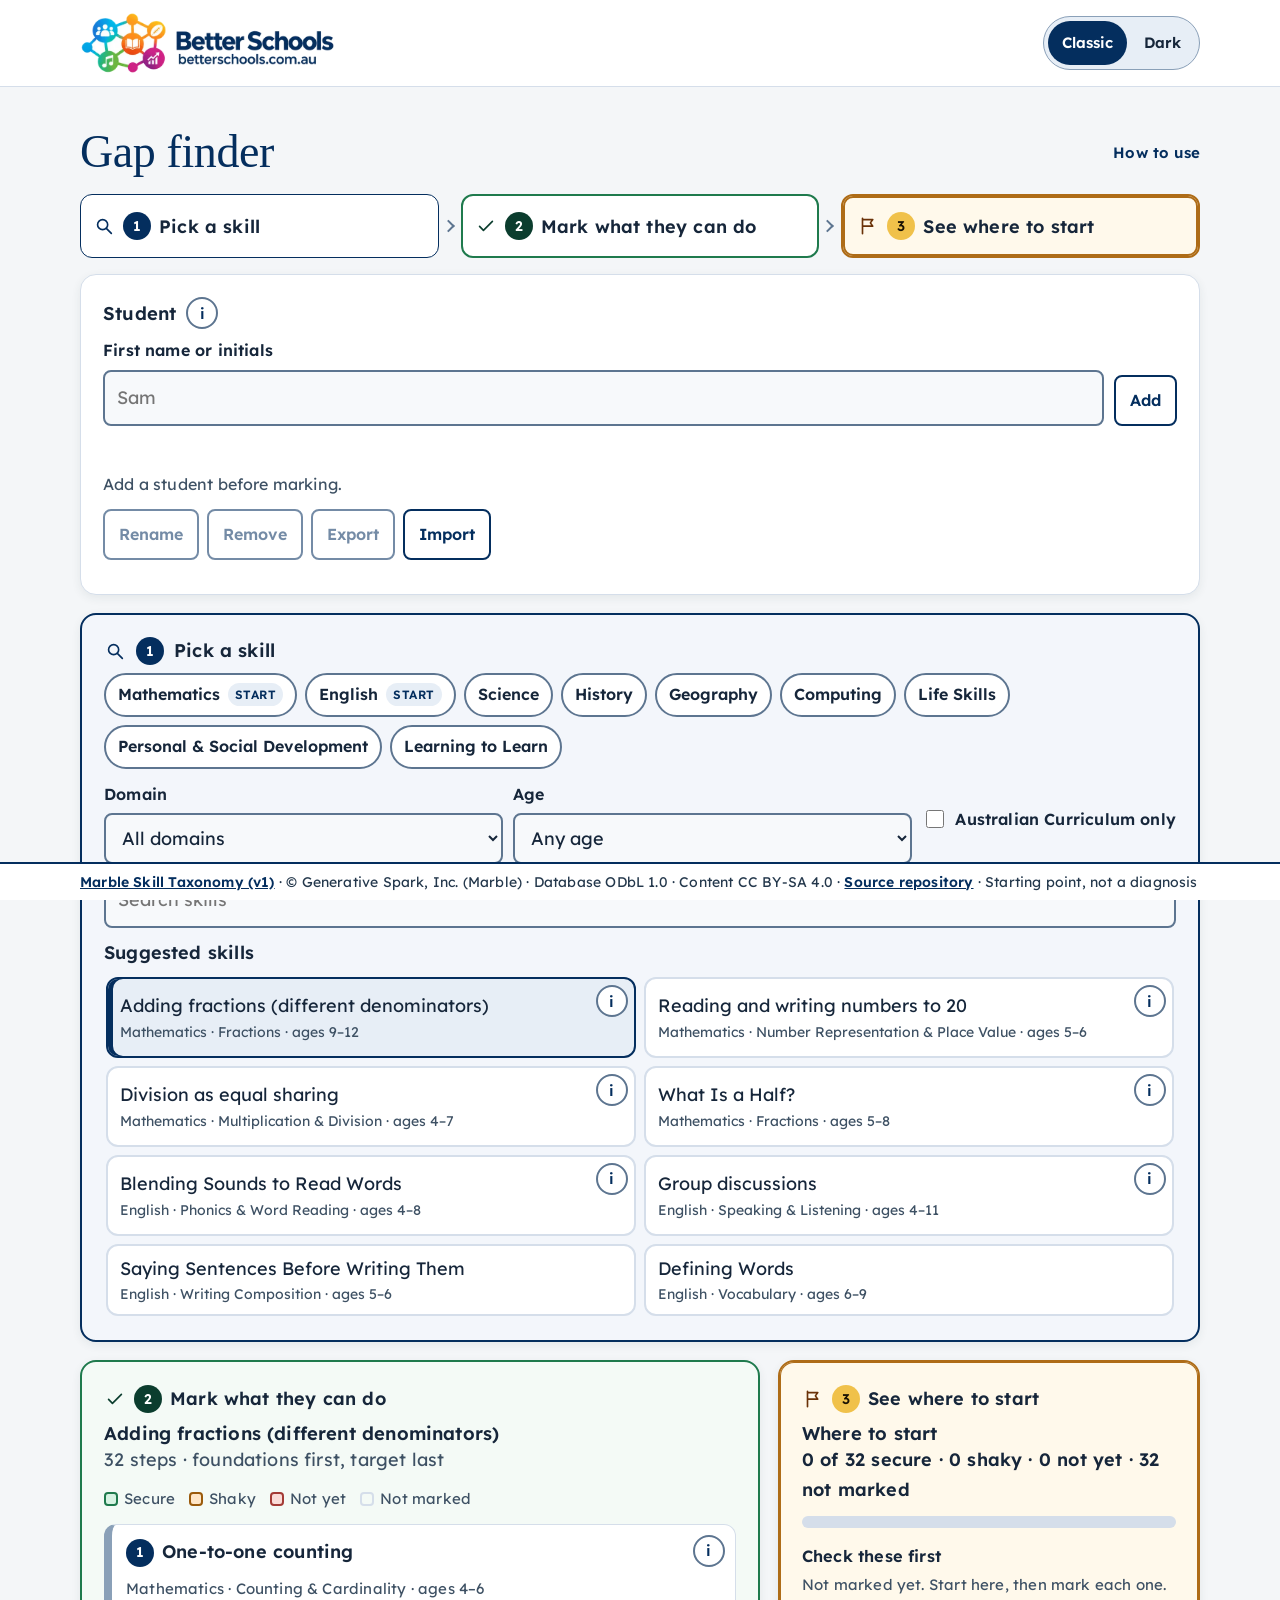
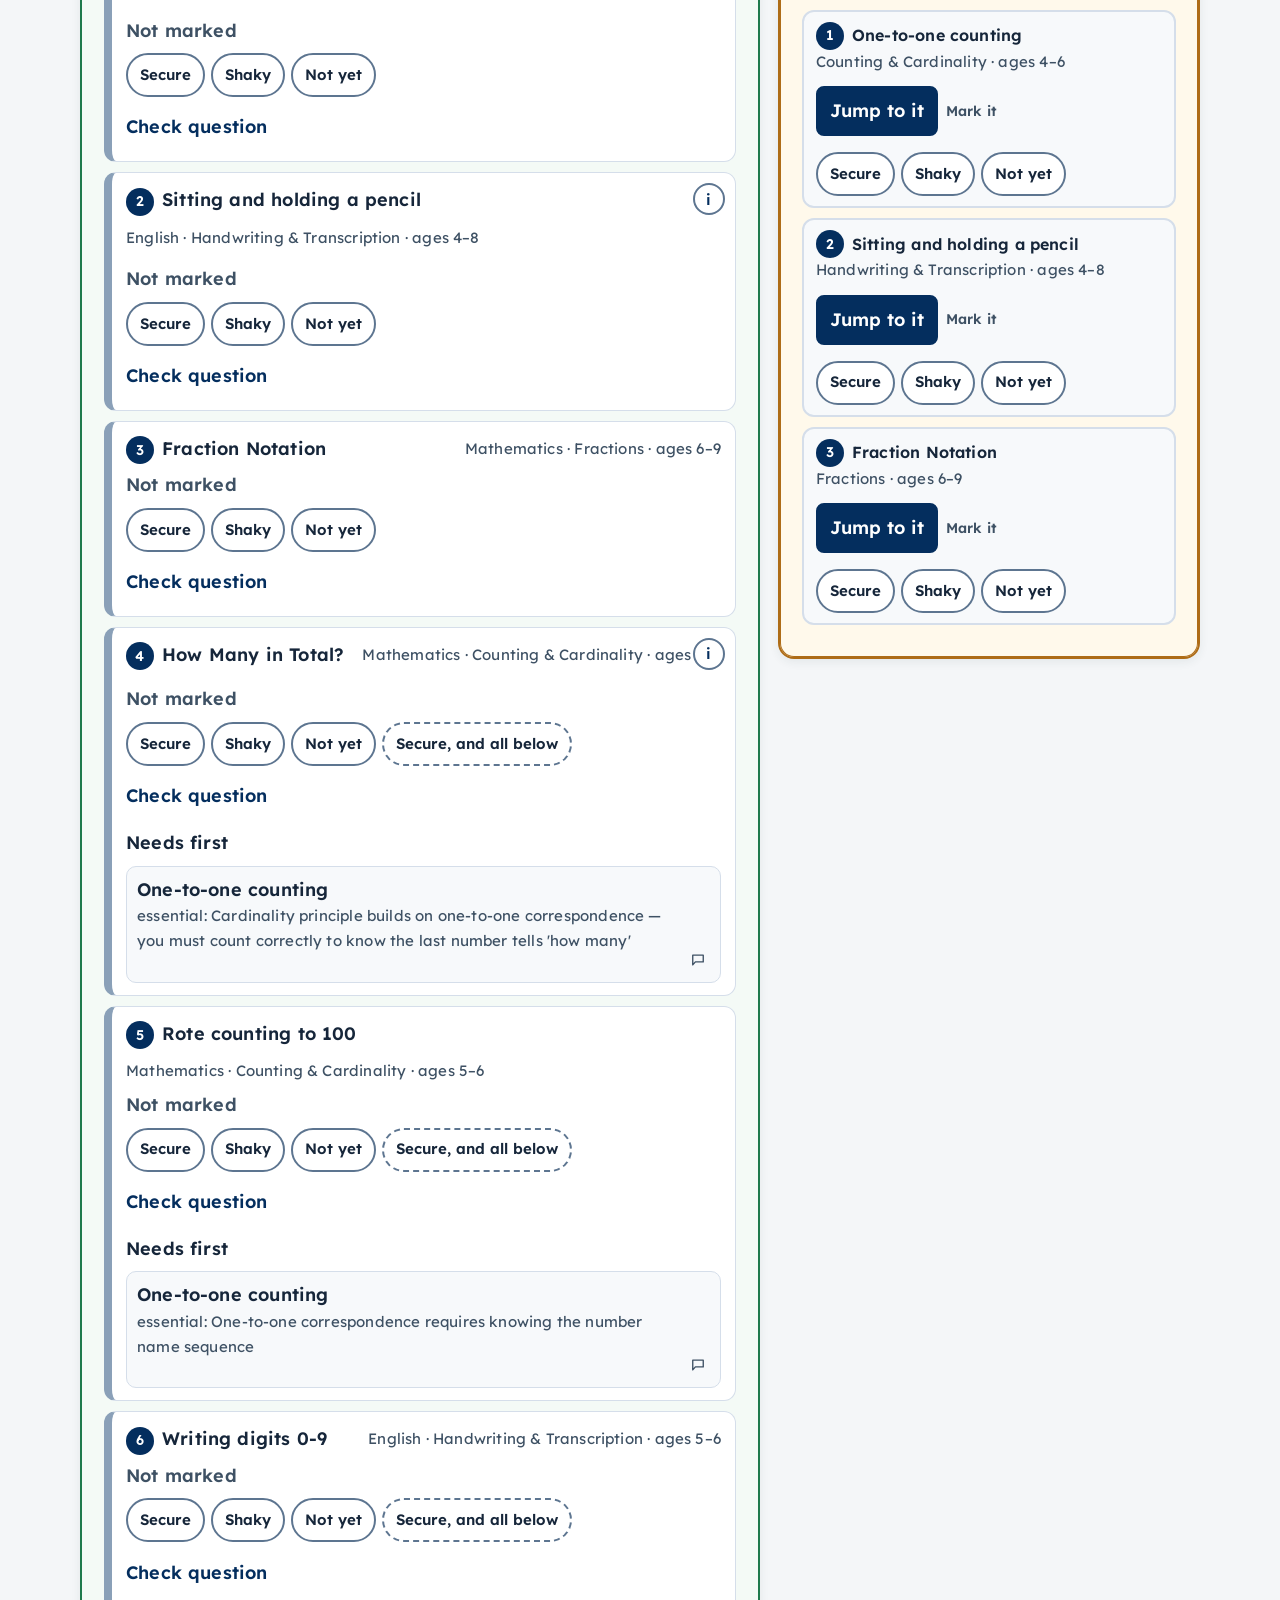
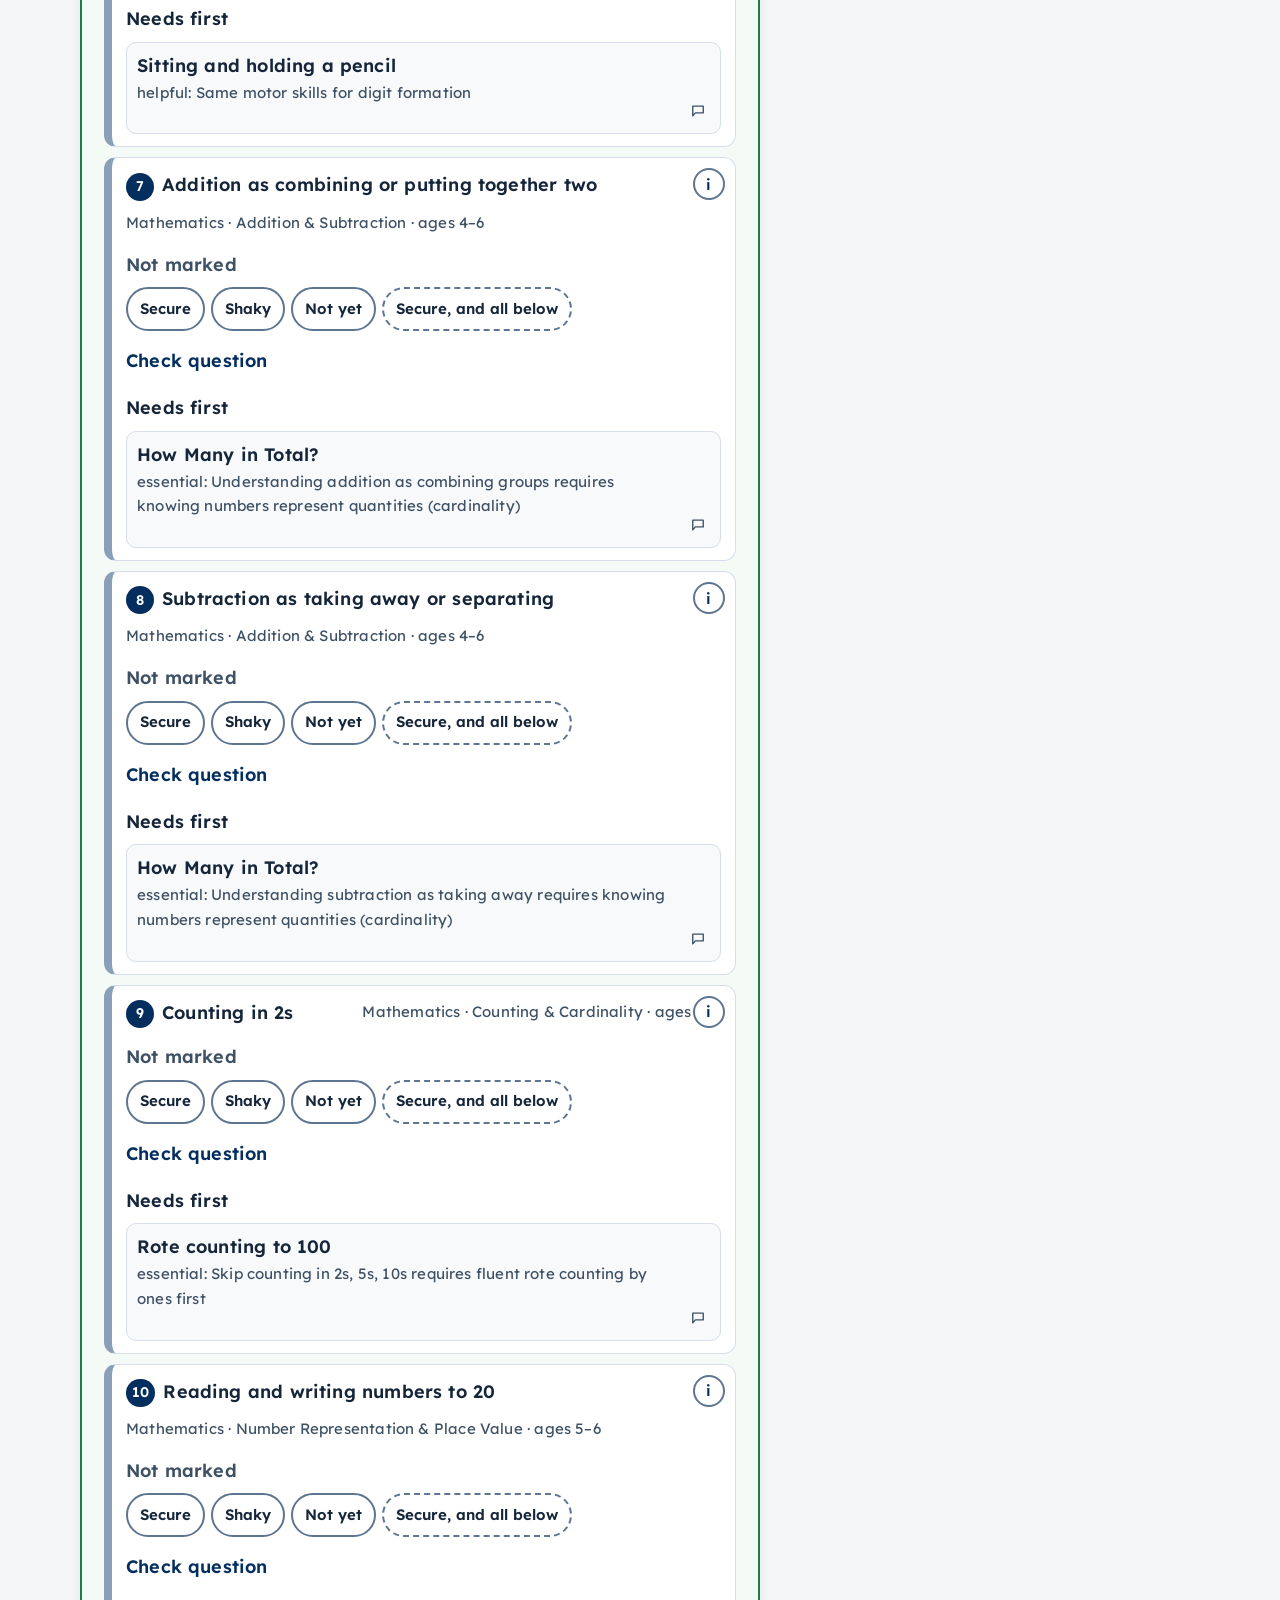
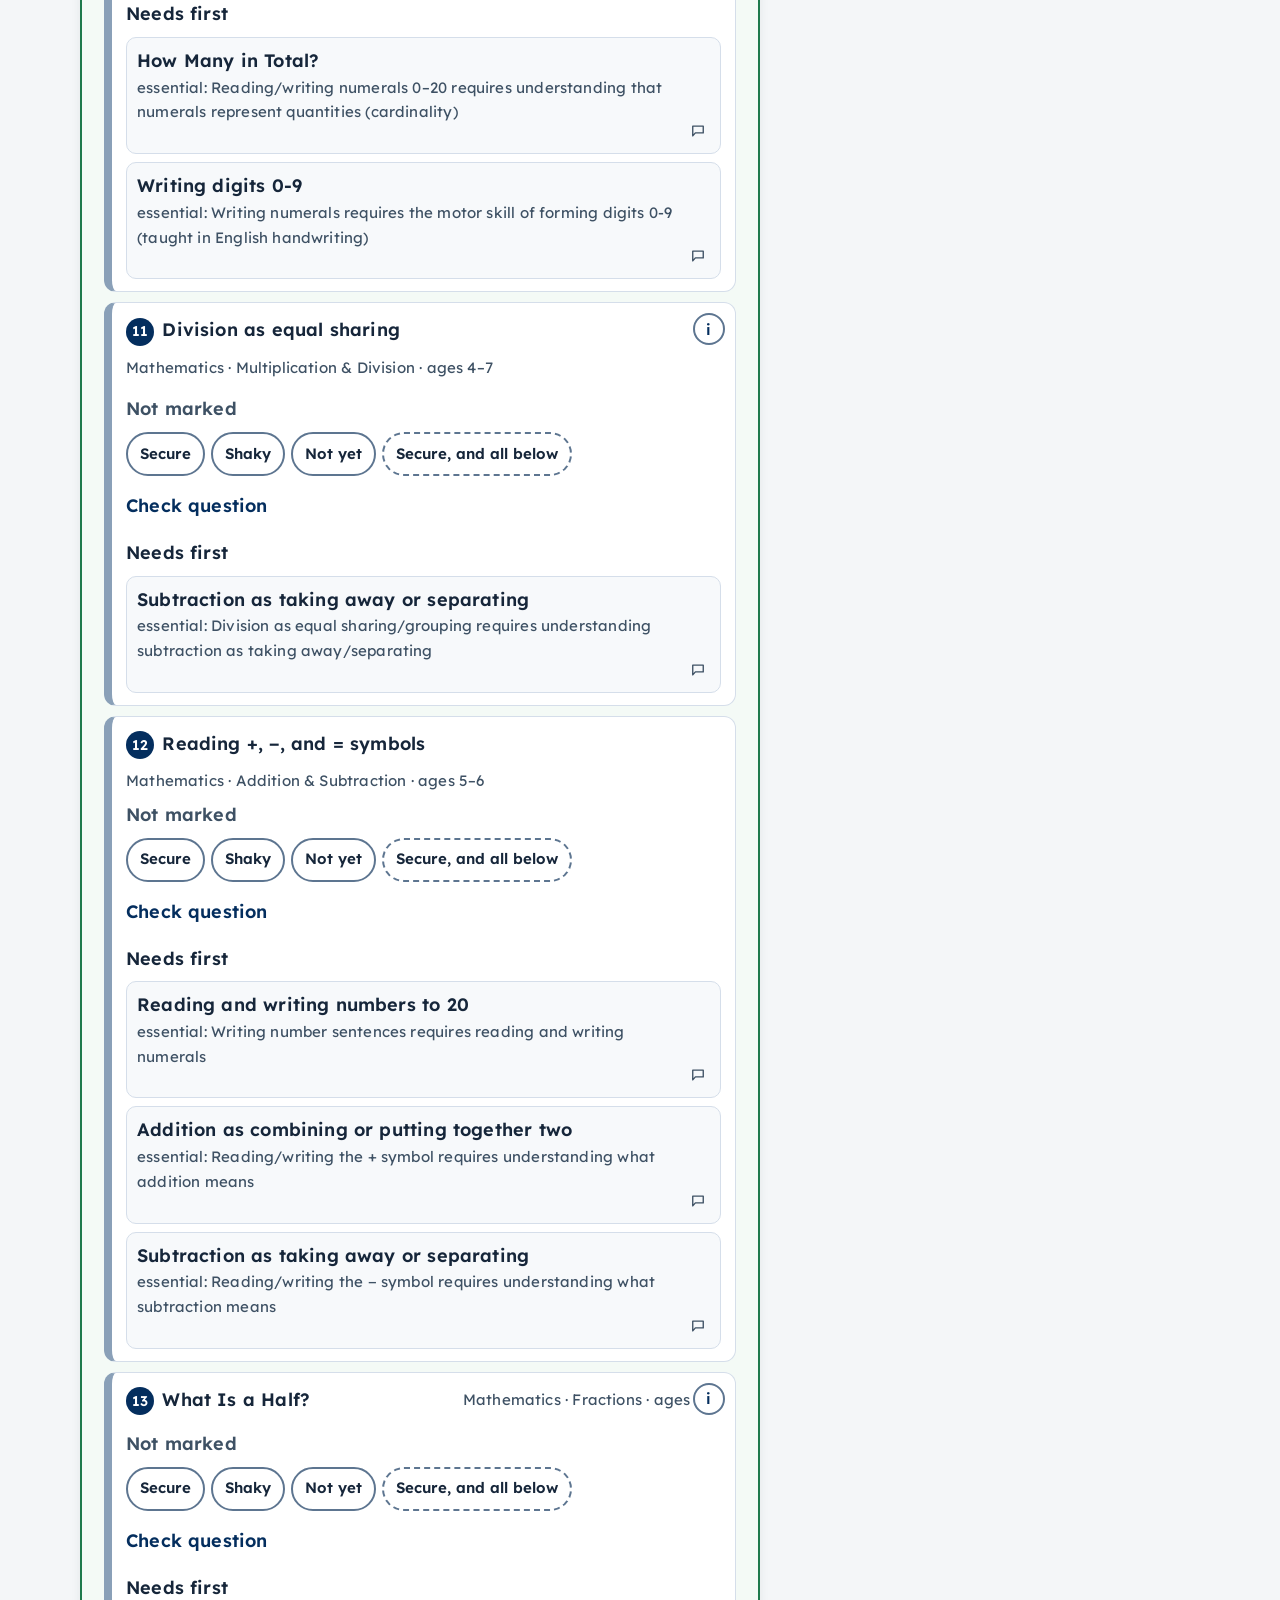
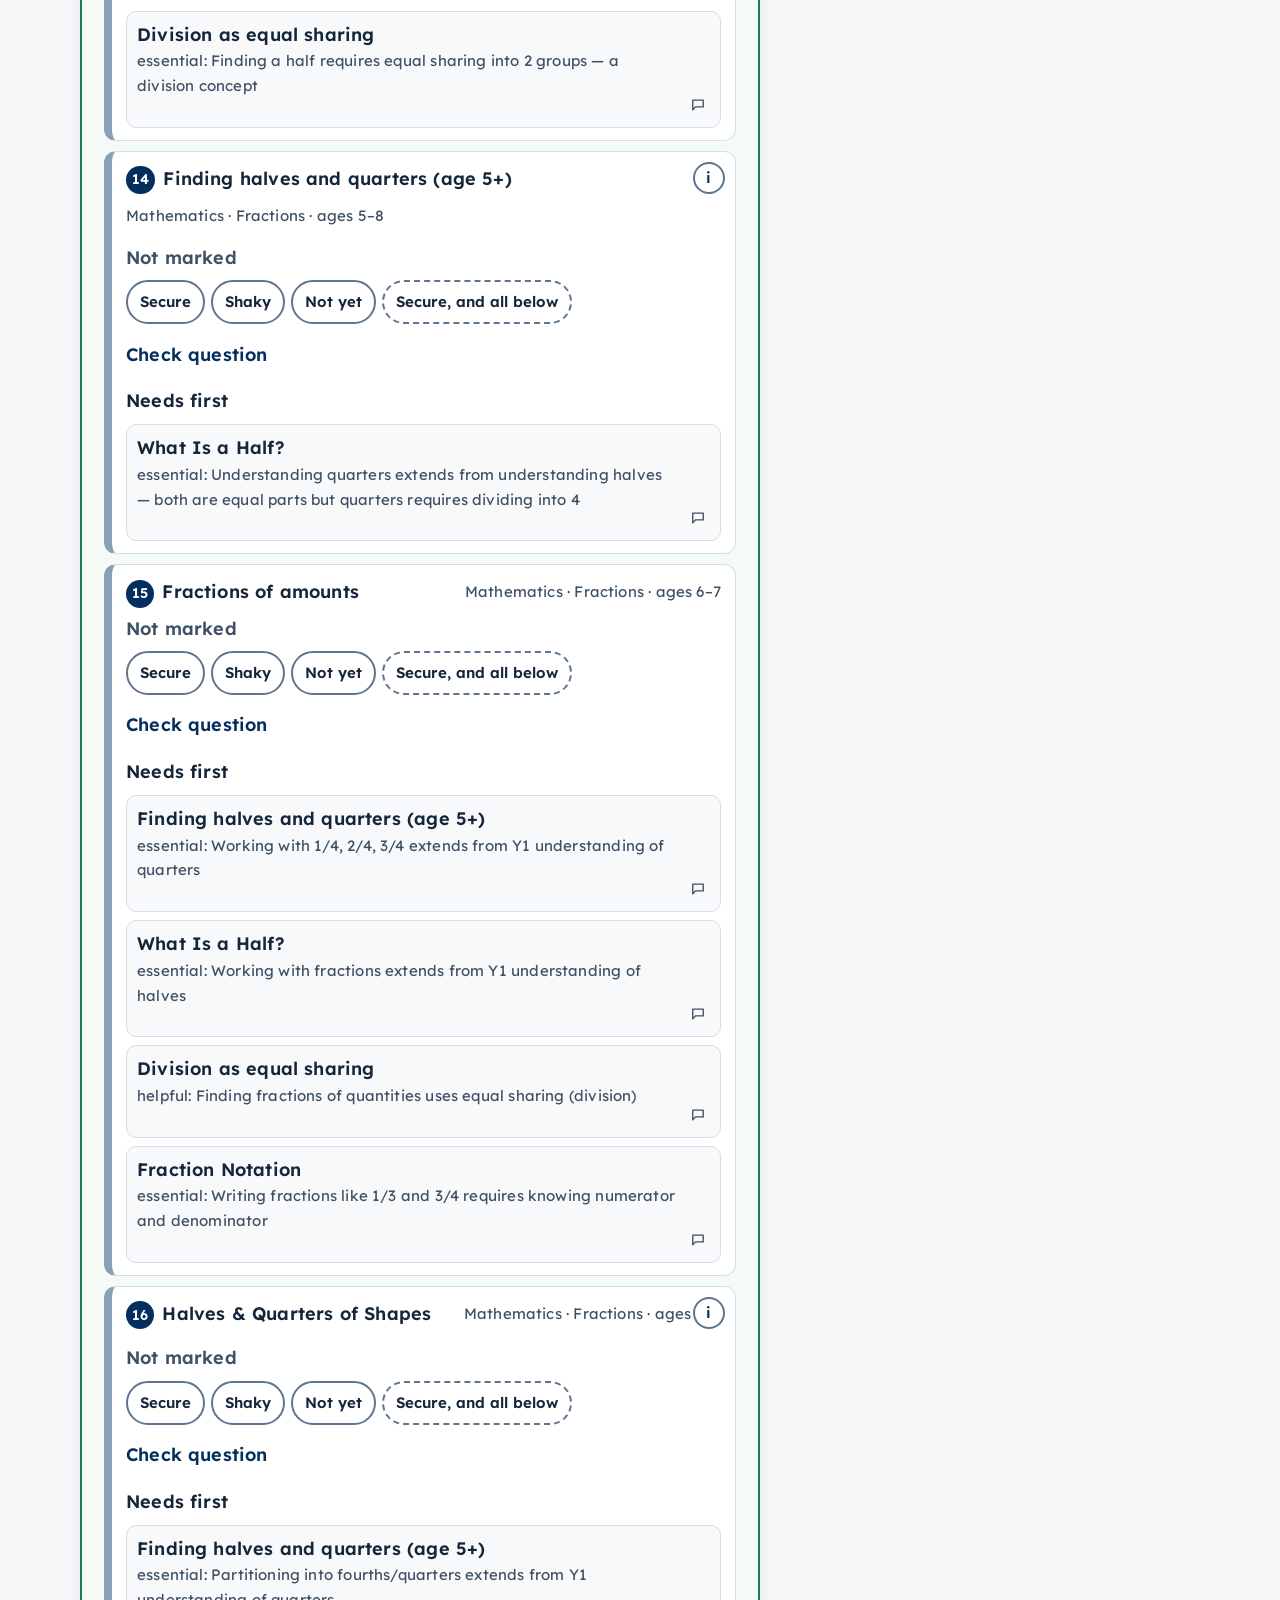
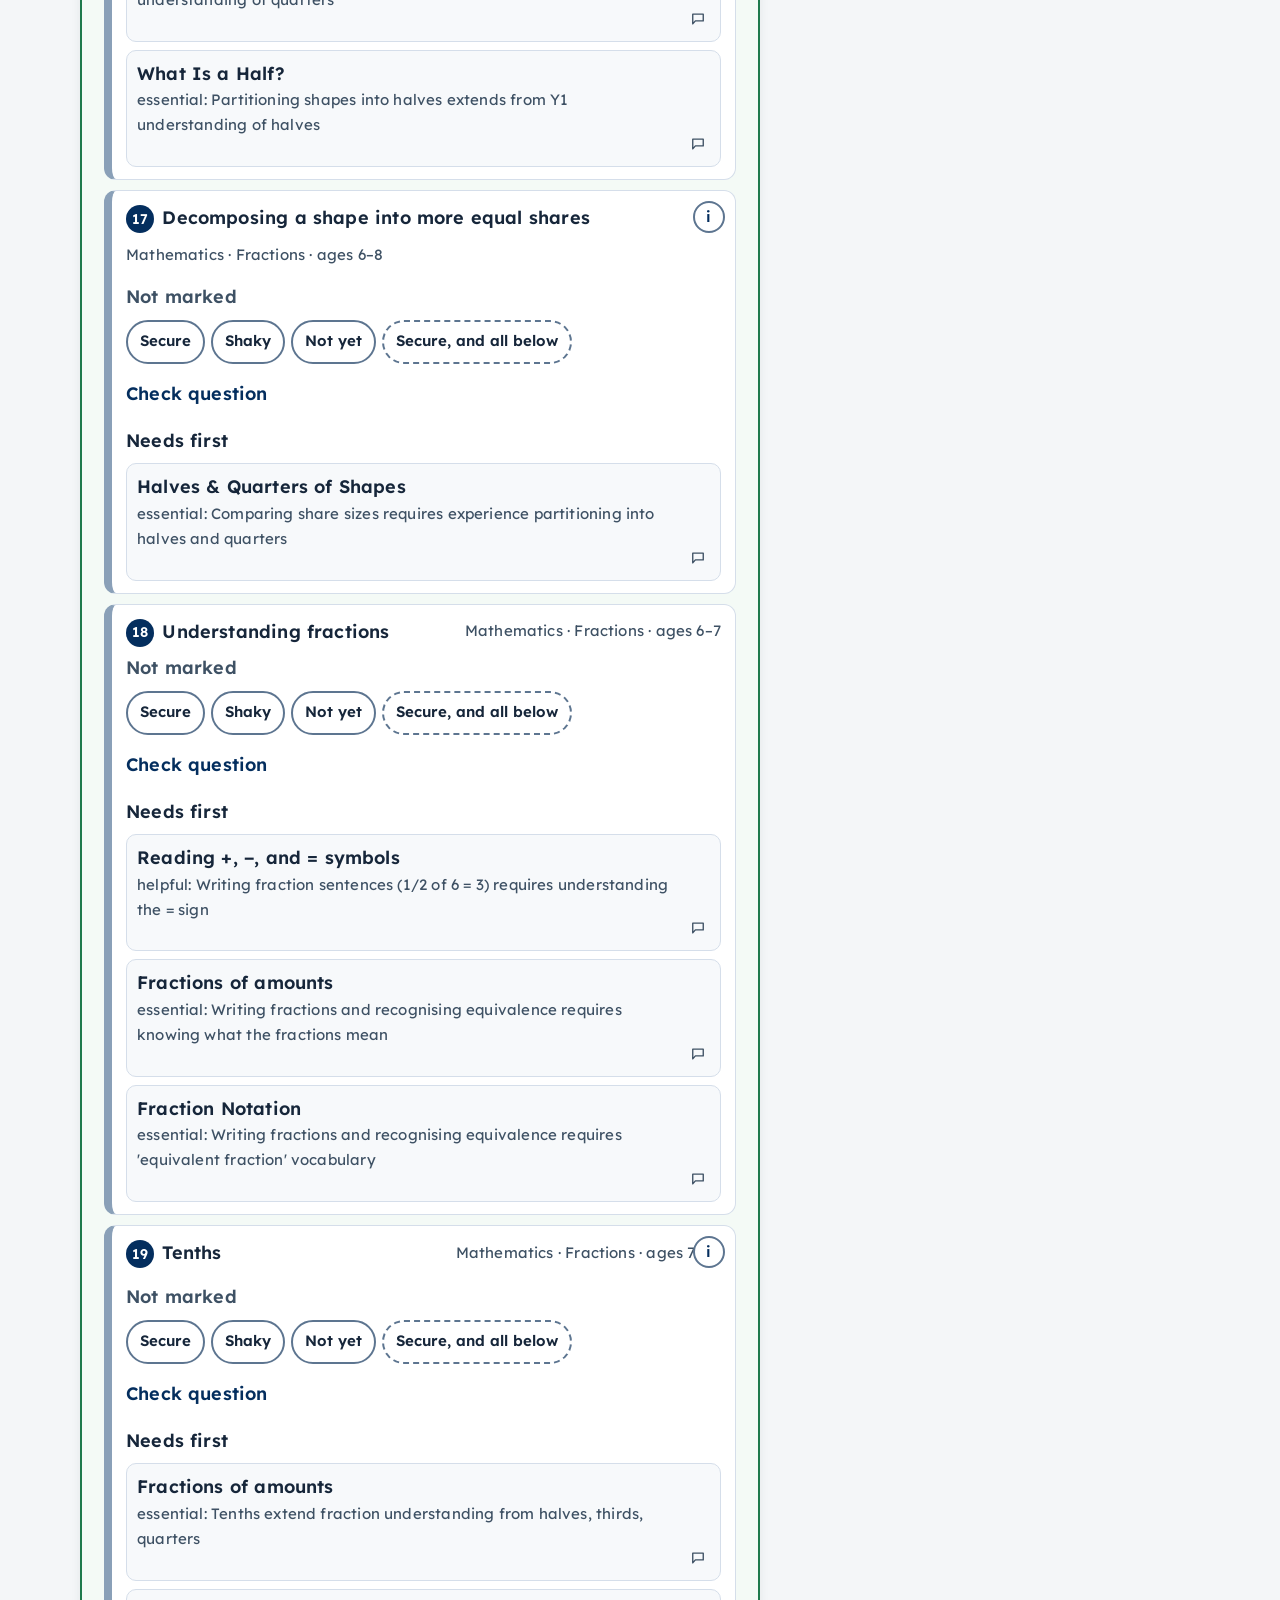
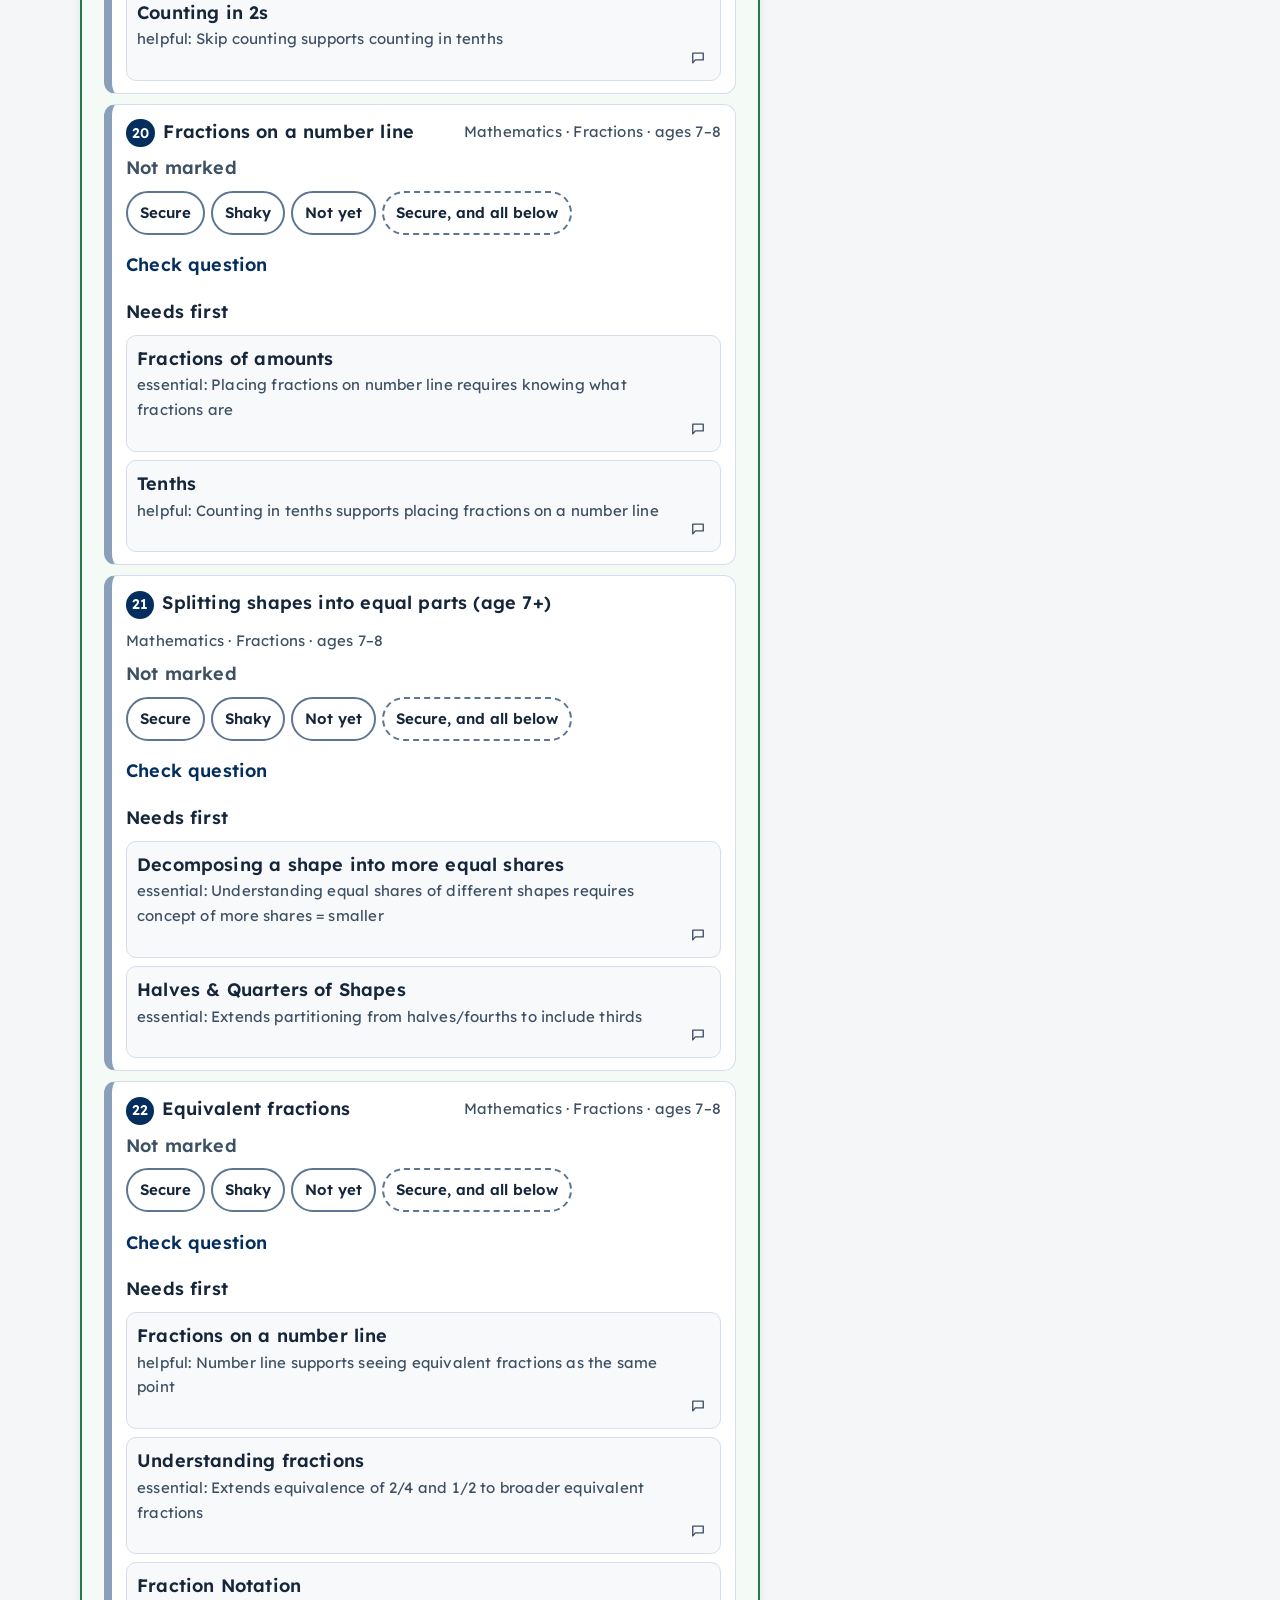
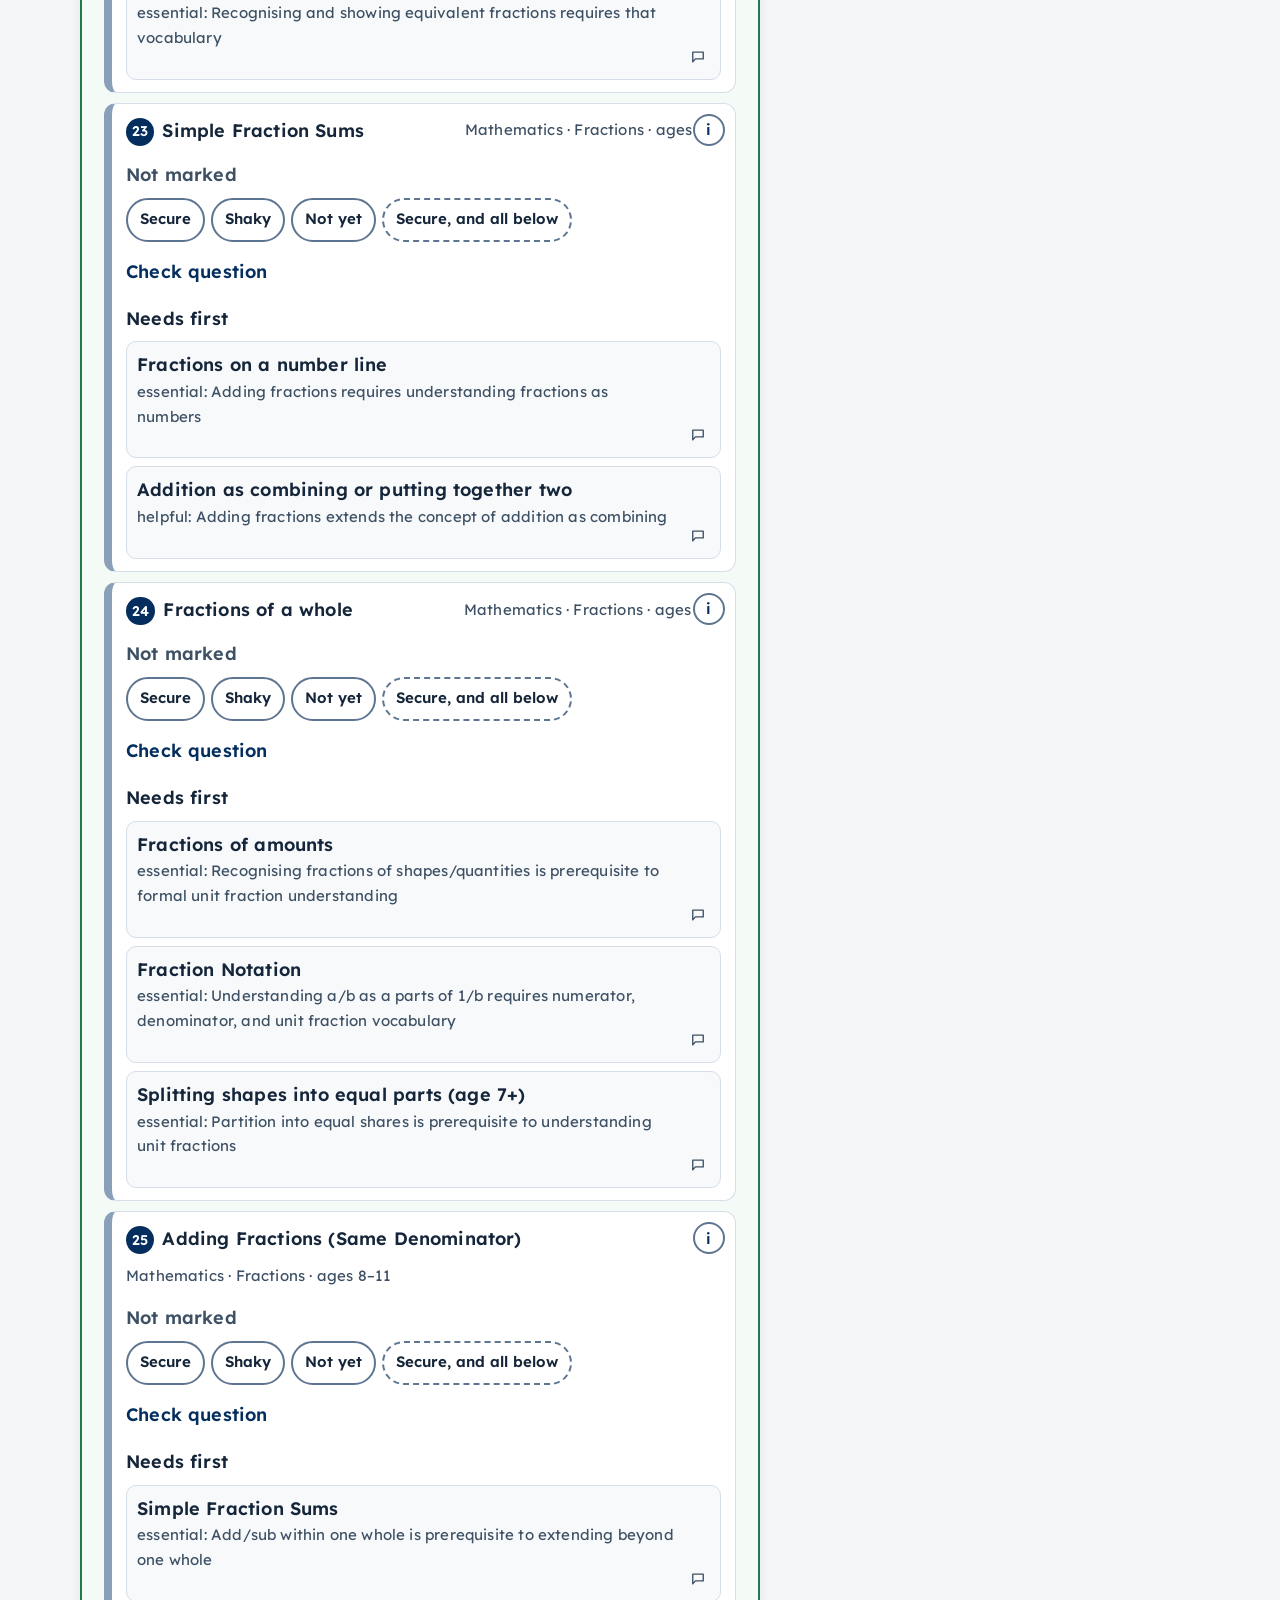
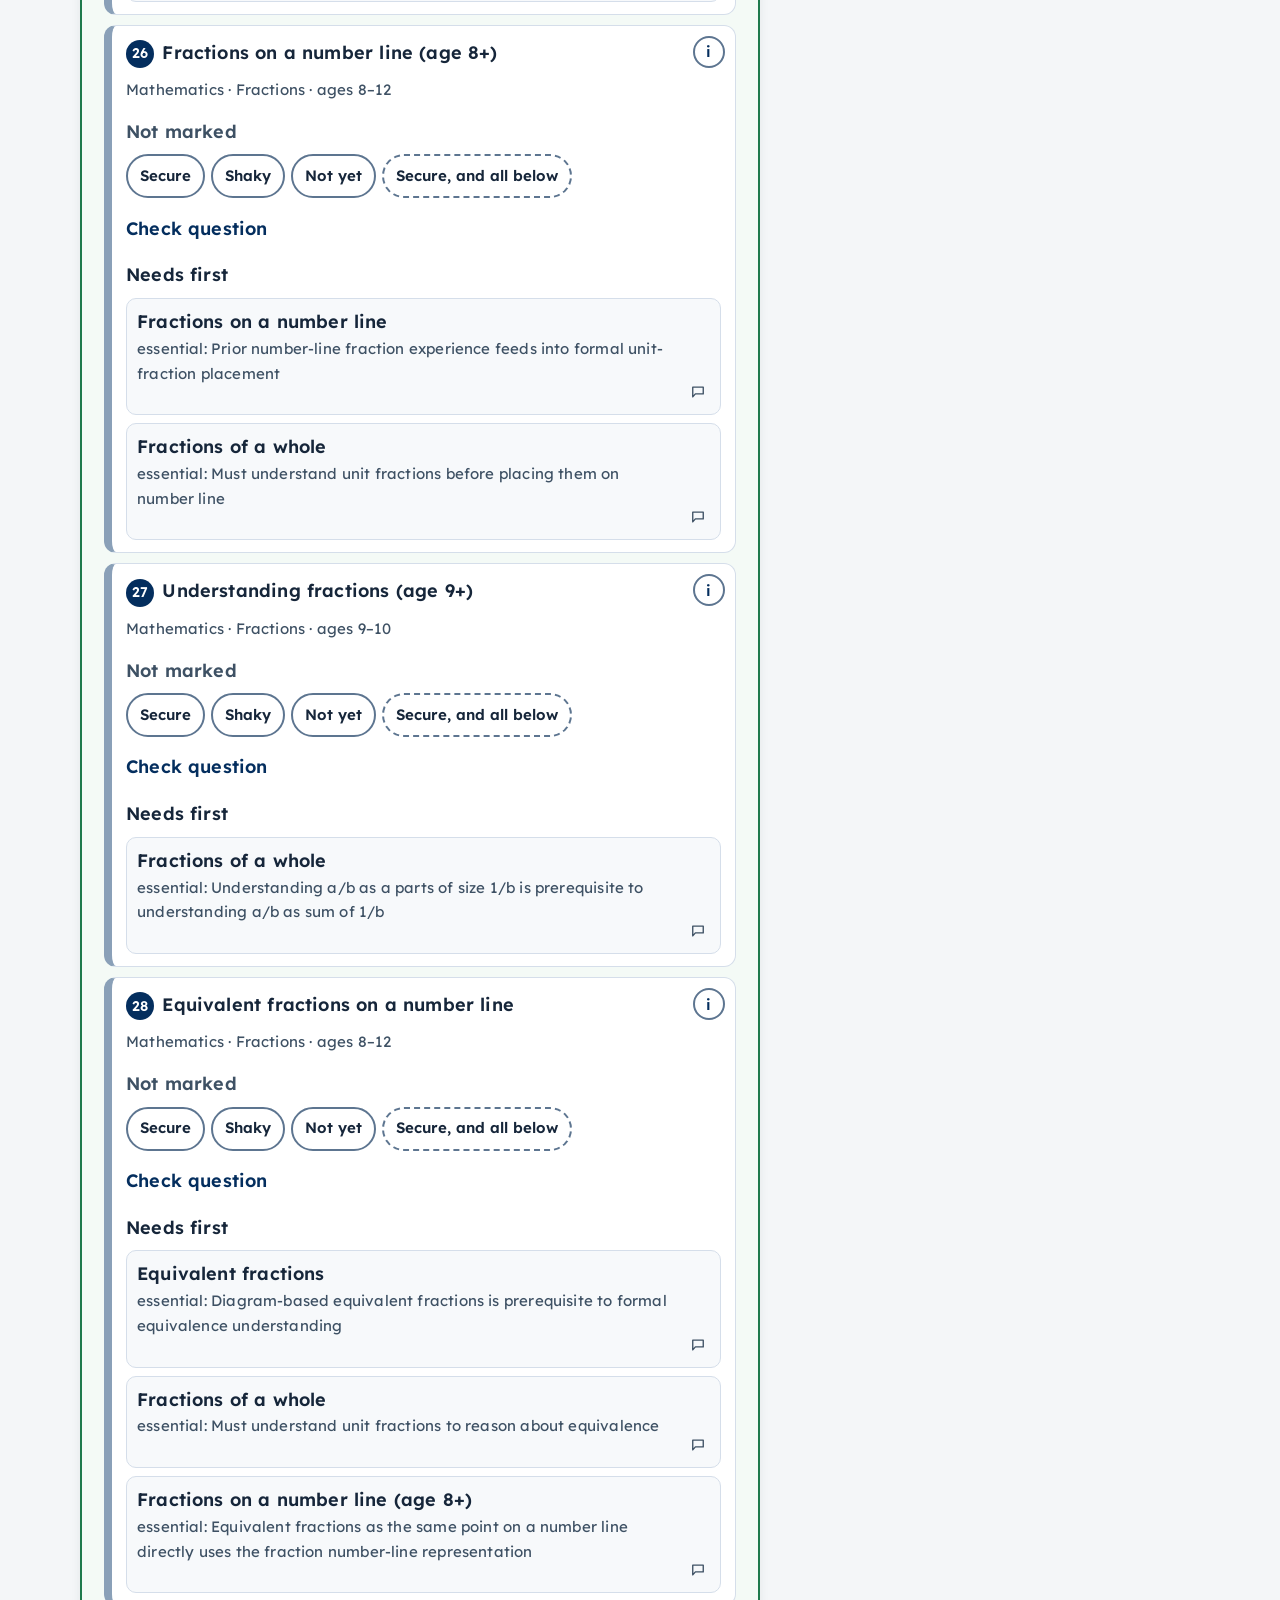
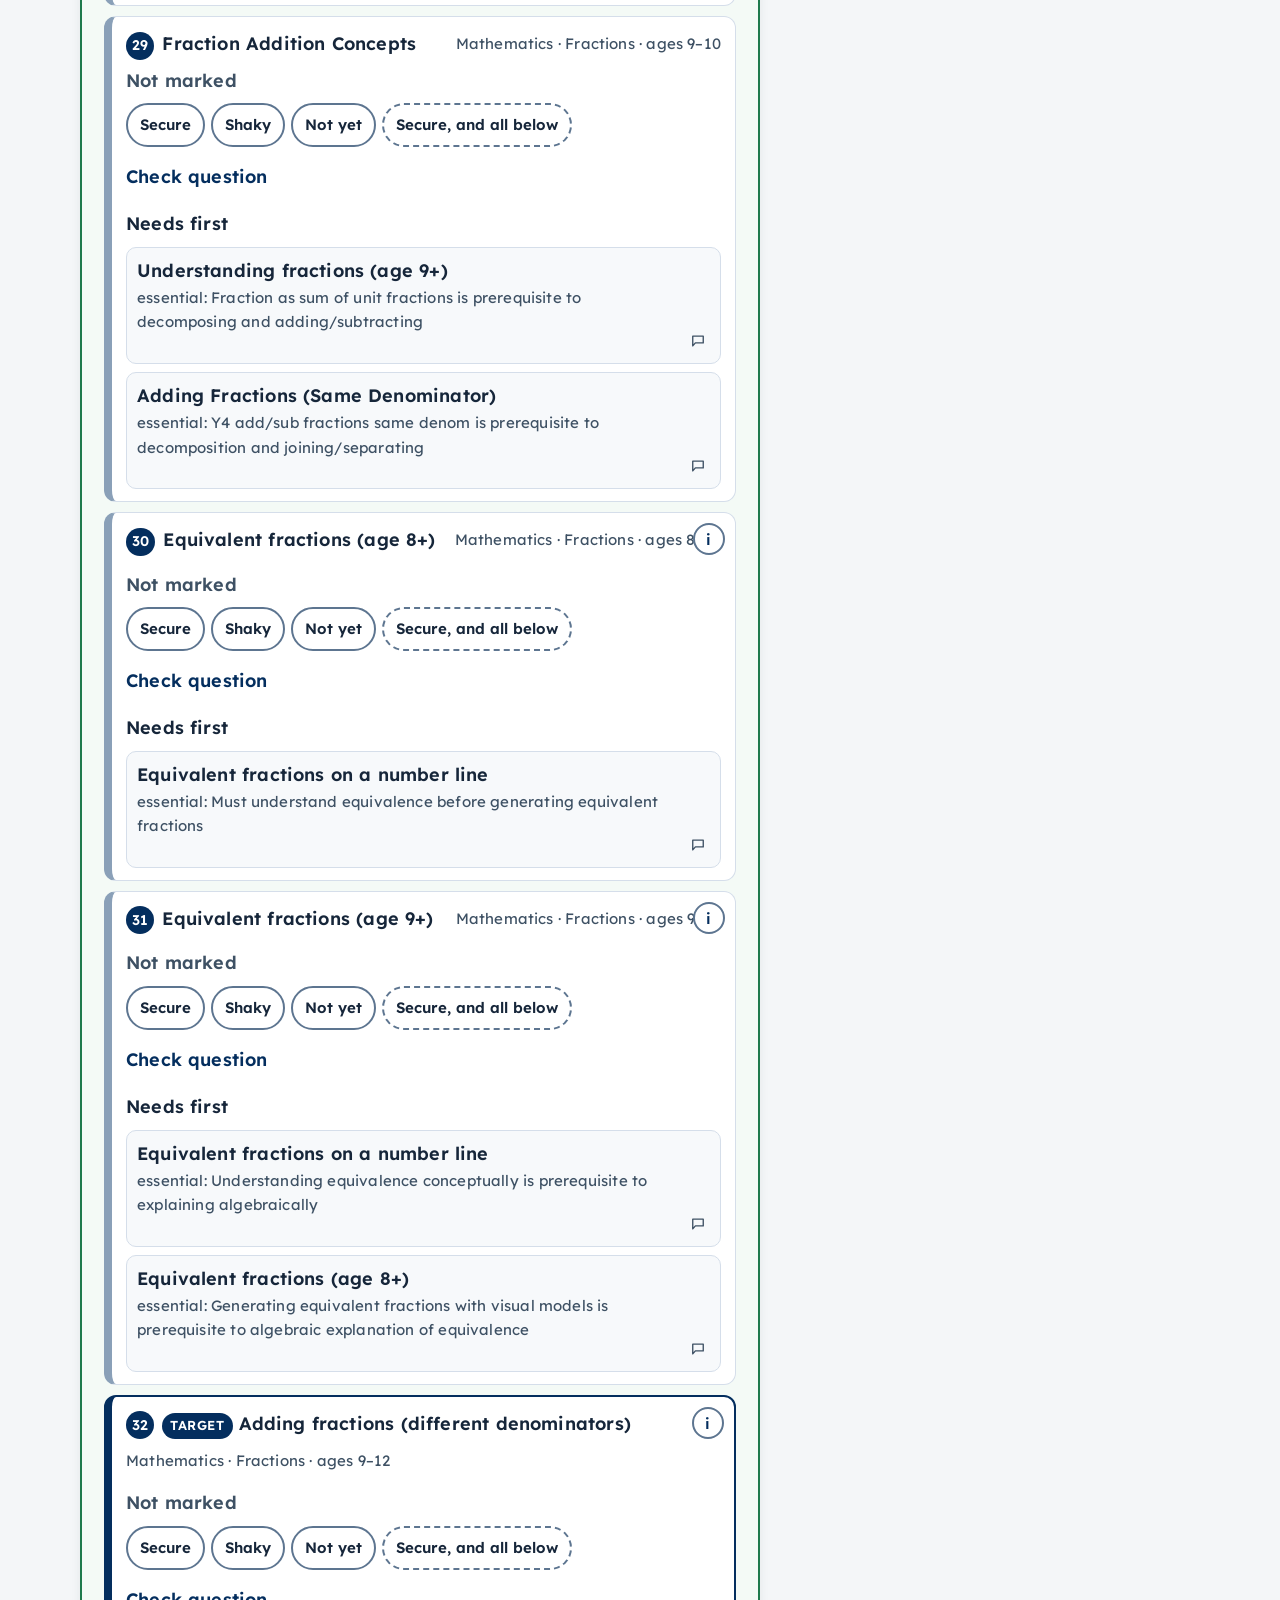
<file: public/index.html>
<!DOCTYPE html>
<html lang="en-AU">
<head>
  <meta charset="utf-8">
  <meta name="viewport" content="width=device-width, initial-scale=1, viewport-fit=cover">
  <meta name="robots" content="noindex">
  <meta http-equiv="Content-Security-Policy" content="default-src 'self'; script-src 'self'; style-src 'self' 'unsafe-inline'; img-src 'self'; font-src 'self'; connect-src 'self'; form-action 'self'; base-uri 'self'; object-src 'none'">
  <title>Gap finder · Better Schools</title>
  <link rel="stylesheet" href="app.css?v=6">
  <link rel="stylesheet" href="dark.css?v=6">
  <link rel="preload" href="data/ma.json" as="fetch">
  <link rel="preload" href="data/en.json" as="fetch">
  <script src="theme-init.js?v=1"></script>
</head>
<body>
<a class="skip" href="#main">Skip to Gap finder</a>
<header class="masthead">
  <div class="masthead-bar">
    <div class="brand">
      <img class="logo logo-classic" src="assets/logo-classic.webp" width="692" height="168" alt="Better Schools">
      <img class="logo logo-dark" src="assets/logo-dark.webp" width="692" height="168" alt="Better Schools">
    </div>
    <div class="masthead-tools">
      <div class="skin-switch" role="group" aria-label="Appearance">
        <button type="button" data-set-skin="classic" aria-pressed="true">Classic</button>
        <button type="button" data-set-skin="dark" aria-pressed="false">Dark</button>
      </div>
    </div>
  </div>
</header>
<p id="skin-status" class="sr-only" role="status"></p>
<p id="live" class="sr-only" role="status"></p>
<main id="main">
  <div class="title-row">
    <h1>Gap finder</h1>
    <details class="how">
      <summary>How to use</summary>
      <ol>
        <li>Pick a subject, then a skill. Mathematics and English have the strongest links.</li>
        <li>Mark secure, shaky, or not yet. Marks stay in this browser.</li>
        <li>Teach next is the earliest gap. Check these first are unmarked skills under it.</li>
      </ol>
      <p>Starting point, not a diagnosis. Ages are approximate and the taxonomy is not written for learners with additional needs. Use professional judgement.</p>
      <p>Use a first name or initials only. Do not enter a surname, a class, or a school. The speech icon on a link sends that link only, never a student.</p>
    </details>
  </div>
  <ol class="steps" aria-label="Three steps">
    <li class="step-pick"><span class="step-icon" aria-hidden="true"><svg viewBox="0 0 24 24"><circle cx="10.5" cy="10.5" r="5.5" fill="none" stroke="currentColor" stroke-width="1.8"/><path d="M14.8 14.8L20 20" fill="none" stroke="currentColor" stroke-width="1.8" stroke-linecap="round"/></svg></span><b>1</b> <span>Pick a skill</span></li>
    <li class="step-mark"><span class="step-icon" aria-hidden="true"><svg viewBox="0 0 24 24"><path d="M5 12.5l4.2 4.2L19 7" fill="none" stroke="currentColor" stroke-width="1.8" stroke-linecap="round" stroke-linejoin="round"/></svg></span><b>2</b> <span>Mark what they can do</span></li>
    <li class="step-start"><span class="step-icon" aria-hidden="true"><svg viewBox="0 0 24 24"><path d="M6 3.5v17M6 5h11.2L14.6 8.6 17.2 12.2H6" fill="none" stroke="currentColor" stroke-width="1.8" stroke-linejoin="round" stroke-linecap="round"/></svg></span><b>3</b> <span>See where to start</span></li>
  </ol>

  <section class="panel" aria-labelledby="students-heading">
    <div class="section-heading">
      <h2 id="students-heading">Student</h2>
      <span class="info-wrap">
        <button type="button" class="info" aria-describedby="tip-student">i<span class="sr-only"> About names and privacy</span></button>
        <span id="tip-student" class="tip" role="tooltip">First name or initials only. Marks stay in this browser and are not uploaded.</span>
      </span>
    </div>
    <form id="student-form" autocomplete="off">
      <label for="student-name">First name or initials</label>
      <div class="student-add">
        <input id="student-name" maxlength="24" autocomplete="off" autocapitalize="words" placeholder="Sam" aria-describedby="tip-student student-error">
        <button id="add-student" type="submit">Add</button>
      </div>
    </form>
    <p id="student-error" class="form-error" role="status"></p>
    <ul id="roster" class="roster"></ul>
    <p id="active-label" class="help">Add a student before marking.</p>
    <div class="toolbar">
      <button id="rename-student" type="button" class="secondary" disabled>Rename</button>
      <button id="remove-student" type="button" class="secondary" disabled>Remove</button>
      <button id="export-backup" type="button" class="secondary" disabled title="JSON file on your computer. Includes the Marble credit. Nothing is uploaded.">Export</button>
      <button id="import-button" type="button" class="secondary">Import</button>
      <input id="import-file" class="sr-only" type="file" accept="application/json,.json" tabindex="-1">
    </div>
    <p id="save-warning" class="notice" hidden>This browser could not save marks. They will last only until you leave the page.</p>
  </section>

  <section class="panel zone-pick" aria-labelledby="find-heading">
    <div class="section-heading"><span class="step-icon" aria-hidden="true"><svg viewBox="0 0 24 24"><circle cx="10.5" cy="10.5" r="5.5" fill="none" stroke="currentColor" stroke-width="1.8"/><path d="M14.8 14.8L20 20" fill="none" stroke="currentColor" stroke-width="1.8" stroke-linecap="round"/></svg></span><span class="step">1</span><h2 id="find-heading">Pick a skill</h2></div>
    <div id="subject-board" class="subject-board" role="group" aria-label="Subject"></div>
    <div class="filters">
      <div>
        <label for="domain-filter">Domain</label>
        <select id="domain-filter">
          <option value="">All domains</option>
        </select>
      </div>
      <div>
        <label for="age-filter">Age</label>
        <select id="age-filter"></select>
      </div>
      <label class="curriculum-filter" for="curriculum-filter">
        <input id="curriculum-filter" type="checkbox">
        Australian Curriculum only
      </label>
    </div>
    <form id="search-form" class="find" role="search" autocomplete="off">
      <label class="sr-only" for="q">Search skills</label>
      <input id="q" type="search" placeholder="Search skills" autocomplete="off">
    </form>
    <p id="skill-count" class="skill-count" role="status"></p>
    <div id="skill-list" class="skill-list"></div>
  </section>

  <div class="workspace">
    <section class="panel zone-mark" aria-labelledby="path-label">
      <h2 id="path-label" class="sr-only">Prerequisite path</h2>
      <div id="path"><div class="empty"><p>Loading skills.</p></div></div>
    </section>
    <aside id="panel" class="panel side zone-start" aria-live="polite" aria-labelledby="where-heading">
      <h2 id="where-heading">Where to start</h2>
      <p>Loading skills.</p>
    </aside>
  </div>

  <section class="panel" aria-labelledby="feedback-heading">
    <div class="section-heading">
      <h2 id="feedback-heading">Feedback</h2>
      <span class="info-wrap">
        <button type="button" class="info" aria-describedby="tip-feedback">i<span class="sr-only"> What gets sent</span></button>
        <span id="tip-feedback" class="tip" role="tooltip">No student names. The note includes your comment and, if you add them, your name and email. The speech icon on a link sends that link too.</span>
      </span>
    </div>
    <form id="general-form">
      <label for="general-comment">Comment</label>
      <textarea id="general-comment" maxlength="1500" required placeholder="What should we look at?"></textarea>
      <div class="pair-fields">
        <div>
          <label for="general-teacher">Your name <span class="meta">optional</span></label>
          <input id="general-teacher" maxlength="80" autocomplete="name">
        </div>
        <div>
          <label for="general-email">Your email <span class="meta">optional</span></label>
          <input id="general-email" type="email" maxlength="254" autocomplete="email" placeholder="you@example.com">
        </div>
      </div>
      <div class="hp" aria-hidden="true">
        <label for="general-company">Company website</label>
        <input id="general-company" tabindex="-1" autocomplete="off">
      </div>
      <div class="dialog-actions">
        <button id="general-send" class="primary" type="submit">Send</button>
      </div>
      <p id="general-status" class="help" role="status"></p>
    </form>
  </section>

  <footer class="page-footer">
    <p>Marble Skill Taxonomy (v1) · © Generative Spark, Inc. (Marble) · <a href="https://withmarble.com">withmarble.com</a> · Database licence ODbL 1.0 · Content licence CC BY-SA 4.0 · Source: <a href="https://github.com/withmarbleapp/os-taxonomy">github.com/withmarbleapp/os-taxonomy</a>. Curriculum standards referenced by the taxonomy have their own upstream licences (see PROVENANCE.md in that repository).</p>
    <p>This is a starting point, not a diagnosis. Ages are approximate and the taxonomy is not written for learners with additional needs. Treat prerequisite links as a starting point and use professional judgement. Marks stay in this browser. Student names are not uploaded.</p>
  </footer>
</main>
<div class="credit-bar">
  <p><a href="https://withmarble.com">Marble Skill Taxonomy (v1)</a> · © Generative Spark, Inc. (Marble) · Database ODbL 1.0 · Content CC BY-SA 4.0 · <a href="https://github.com/withmarbleapp/os-taxonomy">Source repository</a> · Starting point, not a diagnosis</p>
</div>

<dialog id="link-dialog" class="dialog" aria-labelledby="link-title">
  <h2 id="link-title">This link looks wrong</h2>
  <p id="link-what"></p>
  <form id="link-form">
    <label for="link-comment">What looks wrong?</label>
    <textarea id="link-comment" maxlength="1500" required></textarea>
    <div class="pair-fields">
      <div>
        <label for="link-teacher">Your name <span class="meta">optional</span></label>
        <input id="link-teacher" maxlength="80" autocomplete="name">
      </div>
      <div>
        <label for="link-email">Your email <span class="meta">optional</span></label>
        <input id="link-email" type="email" maxlength="254" autocomplete="email" placeholder="you@example.com">
      </div>
    </div>
    <p class="help">No student, class, or school names.</p>
    <div class="hp" aria-hidden="true">
      <label for="link-company">Company website</label>
      <input id="link-company" tabindex="-1" autocomplete="off">
    </div>
    <div class="dialog-actions">
      <button id="link-send" class="primary" type="submit">Send</button>
      <button id="link-cancel" class="secondary" type="button">Cancel</button>
    </div>
    <p id="link-status" class="help" role="status"></p>
  </form>
</dialog>

<dialog id="confirm-dialog" class="dialog" aria-labelledby="confirm-title">
  <h2 id="confirm-title">Please confirm</h2>
  <p id="confirm-text"></p>
  <div class="dialog-actions">
    <button id="confirm-yes" class="primary" type="button">Continue</button>
    <button id="confirm-no" class="secondary" type="button">Cancel</button>
  </div>
</dialog>

<noscript><p class="notice">JavaScript is required to search skills and save marks in this browser.</p></noscript>
<script id="catalog" type="application/json">{"v":"v1","attribution":{"title":"Marble Skill Taxonomy (v1)","copyright":"© Generative Spark, Inc. (Marble)","url":"https://withmarble.com","databaseLicence":"ODbL 1.0","contentLicence":"CC BY-SA 4.0","source":"https://github.com/withmarbleapp/os-taxonomy","standards":"Curriculum standards referenced by the taxonomy have their own upstream licences (see PROVENANCE.md in that repository).","note":"This is a starting point, not a diagnosis. Ages are approximate and the taxonomy is not written for learners with additional needs. Treat prerequisite links as a starting point and use professional judgement."},"default":"mt_-V7EnqU7gG","subjects":[{"c":"ma","n":"Mathematics","r":1,"f":"data/ma.json","a":["maths","math","numeracy"]},{"c":"en","n":"English","r":1,"f":"data/en.json","a":["literacy","reading","writing"]},{"c":"sc","n":"Science","r":0,"f":"data/sc.json","a":["science"]},{"c":"hi","n":"History","r":0,"f":"data/hi.json","a":["history"]},{"c":"ge","n":"Geography","r":0,"f":"data/ge.json","a":["geography"]},{"c":"co","n":"Computing","r":0,"f":"data/co.json","a":["computing","digital","coding"]},{"c":"ls","n":"Life Skills","r":0,"f":"data/ls.json","a":["life skills"]},{"c":"ps","n":"Personal & Social Development","r":0,"f":"data/ps.json","a":["personal","social","wellbeing"]},{"c":"ll","n":"Learning to Learn","r":0,"f":"data/ll.json","a":["learning to learn","metacognition"]}],"starters":{"ma":["mt_-V7EnqU7gG","mt_fR0UtsSREU","mt_LpSuPgL31x","mt_-hTTat0mBR"],"en":["mt__KHQttMde3","mt_wwdRhPyz6s","mt_PJyCGJz5Hv","mt_f_dMmvzxwo"],"sc":["mt_L1469gt34A","mt_e6PP4ip39V","mt_KsKLVW_ssY","mt_XirhnAB6Ye"],"hi":["mt_VXcua6-txq","mt__F_i67waLN","mt_mmudyxf7bT","mt_MlD0gwLSw9"],"ge":["mt_5zPXTvZTcX","mt_fXE9t2ETGx","mt_61Pa4Eksva","mt_w4cUnN_SsQ"],"co":["mt_AzTrT5ySCx","mt_kH1DzOPsXG","mt_5CcwPYEafI","mt_ic4dmtTZlw"],"ls":["mt_FIkqA0qhnj","mt_b0sXYFblDL","mt_F62VTeHB4-","mt_RNRymbz5SO"],"ps":["mt_kvrvpQris4","mt_9NQEiYLQA3","mt_rqLMfiw61L","mt_rpug2tkYhb"],"ll":["mt_6eTZUwKQZr","mt_95zxYqpP7m","mt_TDUpy57QVM","mt_wvcFlwOrDl"]},"acara":{"mt__p5n8z5soJ":["AC9TDE2P04","AC9TDEFP01","AC9TDI2P02","AC9TDI4P02"],"mt_iqmt8wL26h":["AC9TDI2P02"],"mt_nfGAtwqSvP":["AC9TDI4P04"],"mt_6XbAmdmjDb":["AC9TDI4P04"],"mt_sPV503BQnI":["AC9TDI4P04"],"mt_5UtPmgdoQ9":["AC9TDI4P04"],"mt_eNJ99tRb3p":["AC9TDI6P05"],"mt_YZOjP8KHsM":["AC9TDI6P05"],"mt_AzTrT5ySCx":["AC9TDI2P03"],"mt_WRRv1ABECC":["AC9TDI2K01","AC9TDIFK01"],"mt_u6SYiVx7FX":["AC9TDI2P03"],"mt_EedcpioR0v":["AC9TDI2P07","AC9TDI6P10"],"mt_HopZomN12L":["AC9HP6P08","AC9TDI4P09","AC9TDI6P10"],"mt_tzMr83pS8v":["AC9HP4P09","AC9HP6P09"],"mt_1z-gJBJFlM":["AC9TDI6P06"],"mt_kH1DzOPsXG":["AC9TDI2K02","AC9TDI4K03","AC9TDIFP01"],"mt_sHMpam8zcd":["AC9TDI6K03"],"mt_WQiVj8gIRs":["AC9TDI6K04"],"mt_QpK9BpUO__":["AC9TDI2P03"],"mt_OKCmMGWczX":["AC9TDI2P01"],"mt_Q57cnsiKsB":["AC9TDI4P05"],"mt_5CcwPYEafI":["AC9TDI4P01","AC9TDI4P05"],"mt_9qF97kGhvq":["AC9TDI4P03"],"mt_WoBE0CZWGg":["AC9TDI6P03"],"mt_MXxVMCr7_4":["AC9TDI6P06"],"mt_9fyI5B1U_V":["AC9TDI6P04"],"mt_EfF81YvgXV":["AC9TDI6P01","AC9TDI6P06"],"mt_XbGfVhfiUz":["AC9TDI2K01","AC9TDIFK01"],"mt_SZrMv3YAky":["AC9TDIFK01"],"mt_o0vTMl8vj5":["AC9TDI2K01"],"mt_kV441n9SLg":["AC9TDI4K01"],"mt_YfbfIdljWd":["AC9TDI4K02"],"mt_Hft-0nxZvB":["AC9TDI6K02"],"mt_el7qeUK-Cd":["AC9TDI6K02"],"mt_GKL5Usnd11":["AC9TDI6K01"],"mt_mqMPlNMIEN":["AC9TDI2P05"],"mt_JI0Iv01hCT":["AC9TDI4P07"],"mt_XeT37rd69f":["AC9TDI4P06"],"mt_r5rwyP8zRU":["AC9TDI6P07"],"mt_d6BsiDtFjP":["AC9TDI6P08"],"mt_gNDkyx19tk":["AC9TDIFP01"],"mt_ic4dmtTZlw":["AC9TDI2P07"],"mt_0sR1xhrn7W":["AC9TDI2P06"],"mt_y8-x0P5P9R":["AC9TDI4P08"],"mt_qOv8OP8z2G":["AC9TDI4P09"],"mt_0XHRJ49akv":["AC9TDI6P10"],"mt_h_XQsdIavD":["AC9TDI6P10"],"mt_pWaBywSX9V":["AC9TDI6P09"],"mt_N8CpN1EJrP":["AC9E1LA06","AC9E1LY06","AC9EFLA05","AC9EFLA06"],"mt_of2GggtxFl":["AC9EFLA06","AC9EFLY10"],"mt_yBJyCfhtem":["AC9E1LA07"],"mt_uM6q_KBWKy":["AC9E1LA10","AC9EFLA09"],"mt_TfOiog-ALs":["AC9EFLA09"],"mt_YXVQaufkKO":["AC9E2LA06"],"mt_6lHBTwQPrS":["AC9HSFS01"],"mt_QEr24lqzvH":["AC9E1LA10","AC9E1LY06","AC9EFLA09","AC9EFLY06"],"mt_mKAZTqItRG":["AC9E3LA11"],"mt_ntqNLHsj5n":["AC9E2LA10","AC9E2LY06","AC9E6LA09"],"mt_RioBUxHz1X":["AC9E2LA07"],"mt_cU3LcEVkBQ":["AC9E2LA07","AC9E2LY06"],"mt_u1-UfD0rTH":["AC9E1LA01"],"mt_qzwQAOfurw":["AC9E1LA07"],"mt_enj1sMcfOT":["AC9E2LA07","AC9E2LY06","AC9E3LA08","AC9E3LY06"],"mt_sZXPK1FnRB":["AC9E1LA07","AC9E2LA04"],"mt_wtbCz5hBdw":["AC9E1LA06"],"mt_u7Jxjjatkh":["AC9E3LA06"],"mt_wq-1OJ_8s5":["AC9E2LA06","AC9E2LY06","AC9E4LA06","AC9E4LY06","AC9E5LA05"],"mt_lC0gkyimcr":["AC9E2LA10"],"mt_uorNrPTh6U":["AC9E4LA04","AC9E4LA08"],"mt_B8JOz79O6t":["AC9E3LA06","AC9E4LA06"],"mt_nFBLNoChD0":["AC9E5LY10"],"mt_G7jhJrOD2P":["AC9E2LA04"],"mt_9yFAtUkoYr":["AC9E2LA04"],"mt_-mw3JeIjhU":["AC9E4LA07","AC9E4LA12","AC9E5LY06","AC9E6LA09"],"mt_7D-vlii8F-":["AC9E6LA06"],"mt_39Yyr1KG7F":["AC9E3LA07"],"mt_EbiGRVK8uR":["AC9E5LA06","AC9E5LY06"],"mt_0QJoKWABdC":["AC9E4LA08","AC9E5LA04","AC9E6LA06"],"mt_N9zffZxuu5":["AC9E3LA02"],"mt_Of-WsrRQ8B":["AC9E3LA08","AC9E4LA09"],"mt_VVx0hPPSKi":["AC9E5LA06"],"mt_m3-eXac3aP":["AC9E6LA05"],"mt_4-vfMgmCVB":["AC9E4LA04","AC9E4LY06","AC9E6LA04"],"mt_p3tZiUaWAa":["AC9E5LY10"],"mt_7SfQuXgNtd":["AC9E4LA08"],"mt_uvILgZq9HN":["AC9E5LA04","AC9E5LY06"],"mt_mkDqmejLMw":["AC9E4LA09"],"mt_T0jF7ylSvV":["AC9E4LA07"],"mt_YQ64pzcLDl":["AC9E5LA05","AC9E5LA06","AC9E6LA05"],"mt_gbTyzvnWzr":["AC9S5I06","AC9S6I06"],"mt_QwCjG9Pexc":["AC9E5LA09"],"mt_mpktt3wj1M":["AC9E6LA06","AC9E6LY06"],"mt_0wUwxyBs5y":["AC9E5LA09","AC9E6LA09"],"mt_hjtbA3g-Nn":["AC9E6LA04"],"mt_k7VtbWdfDO":["AC9E6LA01"],"mt_ZO2iP89cld":["AC9E5LA05","AC9E6LA05","AC9E6LY06"],"mt_WBfj79OqXz":["AC9E1LY08","AC9E2LY08","AC9EFLY08"],"mt_H7DquwQi_F":["AC9E1LY08","AC9E2LY08","AC9EFLY08"],"mt_DMvKfP4uGC":["AC9E2LY08"],"mt_02DH7sGXCi":["AC9E3LY08","AC9E4LY08"],"mt_So_5wBv8fI":["AC9E2LY08"],"mt_VRZawp3oFZ":["AC9E4LY08"],"mt__KHQttMde3":["AC9E1LY04","AC9E1LY11","AC9E2LY09","AC9EFLY04","AC9EFLY12"],"mt_9-OHslmt1g":["AC9E1LY11"],"mt_frDIaXzWbx":["AC9EFLY11"],"mt_PvU3eoikev":["AC9E1LY09","AC9E1LY10","AC9E2LY09","AC9EFLY09","AC9EFLY10"],"mt_4GiE83rJF_":["AC9E1LA04","AC9E1LE04","AC9E2LE04","AC9EFLE04","AC9EFLY09"],"mt_F978c32kDr":["AC9E1LY11","AC9E1LY12","AC9EFLY11"],"mt_1KCwbGvm1F":["AC9EFLA04"],"mt_BtMbZibZUj":["AC9E1LY11","AC9E2LY10","AC9E5LY08"],"mt_70Ys4i1AB1":["AC9E2LY10","AC9EFLY15"],"mt_xvKvxDXdJj":["AC9EFLY10"],"mt_fMd7v87IiI":["AC9E2LY10"],"mt_a6m7PqTuJN":["AC9E2LY10"],"mt_ZhvwM6LMBL":["AC9E1LY04","AC9E2LY04","AC9EFLY04"],"mt_YKkCM63fSC":["AC9E1LY14","AC9E2LY11","AC9E3LY12","AC9E4LY11","AC9EFLY14"],"mt__CMXZiPfTV":["AC9E1LY15"],"mt_C7abt7pRr6":["AC9E1LY11"],"mt_j89i4u2fKr":["AC9EFLY09"],"mt_UvNrOXny1i":["AC9EFLY09"],"mt_roAgL1rQRF":["AC9E2LY10"],"mt_oVnNR1lVv6":["AC9E1LY10"],"mt_OgJPbGkrYk":["AC9E1LY12","AC9E2LY10","AC9E3LY09","AC9E5LY08","AC9E6LY08"],"mt_-nj-DnW4uU":["AC9E1LY11"],"mt_V-ldQp56bF":["AC9E1LY04","AC9E2LY04","AC9E3LY04","AC9E4LY04"],"mt_7DEMuNxUTh":["AC9E1LY09"],"mt_kVzAFMuFc4":["AC9E1LY11","AC9E1LY12","AC9E2LY10","AC9E3LY09","AC9E4LY09"],"mt_HrgDjxcWvf":["AC9E3LY04","AC9E3LY10","AC9E4LY04","AC9E4LY09","AC9E5LY10"],"mt_v9qTyarbgE":["AC9E2LY09"],"mt_dgheXIYAD-":["AC9E2LY10"],"mt_8-POYyg7GJ":["AC9E1LY05","AC9E2LY05","AC9EFLY05"],"mt_XeMZdf2Y9W":["AC9E1LA05","AC9EFLA04"],"mt_sSQlLOnAow":["AC9E1LE01","AC9E1LE03","AC9E1LE05","AC9E2LE01","AC9E2LE02","AC9E3LE01","AC9EFLE02","AC9EFLE03","AC9EFLE05"],"mt_GLY3R3YSlf":["AC9E2LE03","AC9E2LY01","AC9E4LE01"],"mt_5n-O41lUgn":["AC9E1LE02","AC9E1LY05","AC9E2LY05","AC9E3LE02","AC9E5LY02","AC9EFLE01","AC9EFLY05"],"mt_gZIo5oiBMt":["AC9E1LY01","AC9E1LY03","AC9E2LY03","AC9EFLA03","AC9EFLE03","AC9EFLY01","AC9EFLY03"],"mt_thsY1ZesaU":["AC9E1LE02","AC9E3LY02","AC9EFLE01","AC9EFLE02"],"mt_mLPEMpYb_R":["AC9E1LE04","AC9E3LY05","AC9EFLE02","AC9EFLY05"],"mt_OlhMP7ShFT":["AC9E1LA08","AC9E1LE01","AC9E2LA08","AC9E3LA09","AC9E3LE03","AC9E4LE03","AC9EFLA07"],"mt_qUKddG0UYv":["AC9E1LA08","AC9EFLA07"],"mt_GbisjfWodT":["AC9EFLY05"],"mt_E5KC4AnRLW":["AC9E1LY05","AC9E2LY05","AC9E3LY05","AC9EFLY05","AC9HS1S01","AC9HS1S03","AC9HS1S05","AC9HS2S01","AC9HS2S03","AC9HS2S05","AC9HSFS04"],"mt_pxIoWWZy8L":["AC9EFLA04"],"mt_zlSoIKPyId":["AC9E1LA03","AC9E1LE03","AC9E1LE05","AC9E2LE03","AC9EFLE05","AC9HS1S06","AC9HSFS05"],"mt_OTFABm2xdf":["AC9EFLE04"],"mt_rQ2YJJi4uh":["AC9E1LY04","AC9E2LY04","AC9E2LY05","AC9E3LY04","AC9E4LY04","AC9E6LY04","AC9EFLY04"],"mt__sYpBrdzcp":["AC9EFLE01"],"mt_sQYvGbYD1I":["AC9EFLA03"],"mt_HF1t82HCJu":["AC9EFLY01"],"mt_Pp_pizml7n":["AC9E1LE01"],"mt_xjl6AEhnjk":["AC9HS1S04","AC9HS2S04"],"mt_fL1Xz8ostr":["AC9E1LA04","AC9E1LE01","AC9E2LA02","AC9E2LE02","AC9E2LE03","AC9E3LE03","AC9E3LE04"],"mt_q2jwCeUZ9s":["AC9E1LA03"],"mt_QCWWmDMYZR":["AC9E4LY05"],"mt_RNYNrRMqKL":["AC9E1LY05","AC9E2LY05"],"mt_YrDlg_J4kQ":["AC9E2LA05","AC9TDI2P04"],"mt_w5sIW_-T_J":["AC9E1LA05"],"mt_ZhUuT__i2H":["AC9E1LA03","AC9E1LA05","AC9E1LY01","AC9E2LA03","AC9E2LA05","AC9E3LA03","AC9E3LA05","AC9E5LY04","AC9E6LY04"],"mt_nePS3LNvBy":["AC9E1LY03"],"mt_VEwM7ClYYE":["AC9E1LY05"],"mt_TffvIu6VgG":["AC9E1LA04"],"mt_gR5_n99Ntt":["AC9E3LE04","AC9E4LE04","AC9E6LE04"],"mt_qdd0t4Sj6A":["AC9E2LE01"],"mt_yIk_4o0MOa":["AC9E2LA03","AC9E3LA03"],"mt_ukLvUD8DFA":["AC9E3LY05","AC9E4LY05","AC9E5LY05"],"mt_sMAcZW6vWM":["AC9E2LY05","AC9E4LY05"],"mt_JcLwbDGGvJ":["AC9E2LY01"],"mt_aVZJhPbc_1":["AC9E2LA03","AC9E3LA03","AC9E3LA05","AC9E3LA09","AC9E3LE03","AC9E4LA03","AC9E4LA05","AC9E5LA03","AC9E6LA07","AC9E6LY04"],"mt_yHQacItlhf":["AC9E4LE01"],"mt_JWjSZNk1Qy":["AC9E2LY03"],"mt_OltpfaX7l6":["AC9E2LY03","AC9E3LY03","AC9E4LA02","AC9E4LY03","AC9E5LY03","AC9HS3S04"],"mt_vPmPulZtJG":["AC9E2LE03"],"mt_KmPZ5diLEP":["AC9E4LE03","AC9E6LE01"],"mt_VJEQ32O0Ae":["AC9E3LY03"],"mt_8FwtdJzeDh":["AC9E4LY05","AC9E6LY05","AC9HS3S04","AC9HS4S04"],"mt_w4wKFP3jud":["AC9E4LA04"],"mt_Eehl12cSnN":["AC9E3LE03","AC9E4LE03"],"mt_KbCCmLmxYN":["AC9E6LA07","AC9HS3S03","AC9HS4S03","AC9HS5S03","AC9HS6S03"],"mt__PcuXj7_I1":["AC9E3LA05"],"mt_H0ajATAlus":["AC9E3LE01","AC9E5LE01"],"mt_ty63-JSHTC":["AC9E3LE04"],"mt_M-S5oQhxYa":["AC9E3LY01"],"mt_UcmVDMgFGX":["AC9E3LE01"],"mt_ujwtRoYJ34":["AC9E4LE02","AC9E5LE02"],"mt_oVwNnjYPUY":["AC9E3LA03","AC9E4LA03","AC9E4LY03","AC9E5LA03","AC9E5LY03","AC9E6LA03"],"mt_tX0R4-4WXy":["AC9E3LE01","AC9E4LE01","AC9E5LE01","AC9E5LY01","AC9E6LE01","AC9E6LE02"],"mt_vC-_ESyMut":["AC9E3LY05"],"mt_V6456X6pJE":["AC9E4LA02","AC9E6LA02","AC9E6LY03"],"mt_j32D5DZX7x":["AC9E4LY01","AC9E6LY01","AC9HS4S04","AC9HS5S02","AC9HS5S04","AC9HS6S02","AC9HS6S04"],"mt__CFtXgDaEL":["AC9E4LA05"],"mt_k-V37x3zsF":["AC9E4LY03","AC9E4LY05","AC9E5LA02","AC9E5LY05","AC9E6LY03"],"mt_oX753JF2Ub":["AC9E4LA10"],"mt_furAIwoO9t":["AC9E4LE02","AC9E5LE04","AC9E6LA08","AC9E6LE04","AC9E6LY03"],"mt_PetJM-AYz9":["AC9E4LE03"],"mt_IX37F4rNed":["AC9E4LE02","AC9E5LA02","AC9E5LE02","AC9E5LY02","AC9E6LY02","AC9HS6S05"],"mt_5FREdVoS8s":["AC9E4LY01","AC9E6LA02","AC9E6LY01","AC9HS5S04","AC9HS5S07","AC9HS6S04","AC9HS6S07"],"mt_E_OryWIYkn":["AC9E5LE03"],"mt_fruAJ2RaRT":["AC9E4LY01"],"mt_4IxR66uGLc":["AC9E4LY03","AC9E5LA03","AC9E5LY03","AC9E6LA03"],"mt_hvmqr1qcTU":["AC9E4LE04"],"mt_0MfpLj0Uhb":["AC9E5LE02","AC9E6LE03"],"mt_BGMS9We5w9":["AC9E4LE01"],"mt_5zTlbDWkDI":["AC9E4LA03"],"mt_t06dHX2ZYw":["AC9E5LA07"],"mt_2jksKpNzeF":["AC9E4LY05"],"mt_sUVOS2jH3J":["AC9E6LE02","AC9E6LE03"],"mt_-1okUh0Jdv":["AC9E6LA03","AC9E6LY03"],"mt_LCJNRaRXtW":["AC9E5LE03","AC9E6LA02"],"mt_jO0gHMk7Ti":["AC9E6LE02"],"mt_ORlMNVV4FL":["AC9E5LA07"],"mt_xsk3iuNVVI":["AC9E5LA07"],"mt_f7RadQGOnQ":["AC9E5LE04"],"mt_7-N8TmQUsB":["AC9E5LE01"],"mt_uQI6mhU6hW":["AC9E5LY04"],"mt_Sg-jC5f9L6":["AC9E5LA03"],"mt_XnRhhEqJLJ":["AC9E5LY05"],"mt_S3XMQOYt_D":["AC9E5LY03","AC9E5LY05","AC9E6LY03"],"mt_kJ4xXKL_nO":["AC9E6LY05","AC9HS6S02","AC9HS6S07"],"mt_rKwE6w2V6G":["AC9E5LY01"],"mt_JVVKT-_AD9":["AC9E5LY04","AC9E6LY04","AC9E6LY05","AC9HP6P09","AC9HS5S01","AC9HS5S02","AC9HS6S02","AC9TDI6P07"],"mt_E2iv1E6klO":["AC9E5LY05","AC9E6LY05"],"mt__evtvKA25j":["AC9E6LA03"],"mt_ix4nIsZzS3":["AC9E6LE01"],"mt_VitRPAsDik":["AC9E6LY01"],"mt_7xt5pXdVvl":["AC9E6LE03"],"mt_mSpJK-rKW_":["AC9E6LE04"],"mt_f8n4txtLej":["AC9E1LY02","AC9E2LY02","AC9E5LY02","AC9HS1S01","AC9HS2S01","AC9HS3S01","AC9HS4S01","AC9HSFS01"],"mt_4A7FYmvVhA":["AC9E1LY02","AC9E1LY07","AC9E2LY07","AC9E3LY07","AC9EFLY02","AC9EFLY07"],"mt_S0hzjAeLSK":["AC9E1LA02","AC9E1LY07","AC9E2LA02","AC9E2LE02","AC9E2LY02","AC9E3LE02","AC9EFLA02","AC9HSFS03","AC9TDE2P03"],"mt_wwdRhPyz6s":["AC9E1LY02","AC9E2LY02","AC9E3LY02","AC9E4LY02"],"mt_mB7DVai-Uf":["AC9E1LY02","AC9E2LY02","AC9E3LA01","AC9E4LY02","AC9EFLY02"],"mt_mpzmwTktqF":["AC9EFLA01"],"mt_dALEWRHXnZ":["AC9E1LA01"],"mt_ZBMcX2oRor":["AC9E2LY07","AC9E3LY07","AC9E4LY07"],"mt_1m4J4KOjPy":["AC9E1LY07"],"mt_sXRHr7tfS5":["AC9E2LA01","AC9E3LA01","AC9E3LY02","AC9E3LY07","AC9E4LA01","AC9E4LY02","AC9E4LY07","AC9E5LY07"],"mt_r-BgS-lqTe":["AC9E2LY02"],"mt_2_fB4LuVwc":["AC9E2LA01"],"mt_ds2TOtP8I1":["AC9E2LY07","AC9E3LY07","AC9E4LY07","AC9E5LY07","AC9E6LY07","AC9HS2S06","AC9HS3S07","AC9HS4S07","AC9HS5S07","AC9HS6S07"],"mt_gBK8uXQlQW":["AC9E3LY07","AC9S3I06"],"mt_yrMniCJu_S":["AC9E6LY02"],"mt_LNYTNpJOGT":["AC9E4LY02","AC9E5LY02","AC9E6LY02"],"mt_iodbOOmEQs":["AC9E6LY02"],"mt_k0-aLFge4X":["AC9E4LA01"],"mt_-DuXzMVVXQ":["AC9E4LY02","AC9E5LY02","AC9E6LY02"],"mt_PsQdUQBw0D":["AC9E4LY07"],"mt_bkvB7QYKwg":["AC9E5LA01","AC9E6LA01","AC9E6LY02","AC9E6LY07","AC9S6I06"],"mt_Cc-QHVo747":["AC9E6LY02"],"mt_on7FHCDmi-":["AC9E6LY02"],"mt_bJyOTtP0b6":["AC9E5LA01","AC9E6LA01"],"mt_VtqvUORa8K":["AC9E5LY07","AC9E6LY07","AC9S5I06","AC9S6I06","AC9TDI6P07"],"mt__q8ln4Lvf7":["AC9E5LY07"],"mt_cIxLOPS1Hc":["AC9E6LY07"],"mt_BhYJZUsErp":["AC9E1LY06","AC9E1LY09","AC9E1LY13","AC9E2LY09","AC9EFLY06","AC9EFLY10","AC9EFLY12","AC9EFLY13"],"mt_QdMMLRYWhn":["AC9E1LY06","AC9E1LY13","AC9E1LY15"],"mt_zBUcAPDRPM":["AC9E2LY12"],"mt_Jq0MjURrRC":["AC9E1LY14","AC9E2LY11","AC9E3LY06","AC9E3LY12","AC9E4LY11","AC9EFLY14"],"mt_p_jxNLdus4":["AC9E1LY13","AC9E2LY06","AC9E2LY10","AC9E2LY11","AC9E3LY06","AC9E3LY11","AC9E3LY12"],"mt_Z3G_97fnha":["AC9E3LA11"],"mt_IntmJBg4VQ":["AC9E3LA11"],"mt_FYK8m6eHQm":["AC9E2LY06","AC9E2LY11","AC9E2LY12","AC9E3LY10","AC9E4LY10"],"mt_HdI1y5KsBl":["AC9E3LA11","AC9E5LA09"],"mt_37QCuGOxFe":["AC9E3LY12","AC9E4LY11"],"mt_T6nrrf2K43":["AC9E4LY09","AC9E4LY10"],"mt_tHtjfjjFrl":["AC9E3LY09","AC9E3LY11","AC9E4LY09","AC9E4LY10"],"mt_y8sicbhMci":["AC9E4LY10","AC9E5LA08","AC9E5LY09","AC9E6LY08","AC9E6LY09"],"mt_U_HQXCnAaG":["AC9E5LY08","AC9E5LY09","AC9E6LY08","AC9E6LY09"],"mt_XK7NYt61cO":["AC9E5LY09","AC9E6LY08"],"mt_9hBs430cU4":["AC9E5LY09","AC9E6LY09"],"mt_2X9Cd38eSJ":["AC9E5LY09","AC9E6LY09"],"mt_6-MYToNZ39":["AC9E1LA09","AC9EFLA08"],"mt_VLu59hpQ4T":["AC9E2LA09","AC9E3LA02"],"mt_oL9s_bufDp":["AC9EFLA08"],"mt_NP101Zl-4g":["AC9E1LA09","AC9E1LY06","AC9E2LA09","AC9E2LY06","AC9E3LA10","AC9E4LA11","AC9EFLA08"],"mt_aw0PldeT_L":["AC9EFLY15"],"mt_UEe3MC5RZc":["AC9E1LY15","AC9E2LY12"],"mt_86DyHo9zO3":["AC9E2LA01","AC9E3LA01","AC9E4LA01","AC9E5LA01"],"mt_p1imGSFgJT":["AC9E2LY12","AC9E3LY10","AC9E4LY10"],"mt_WzOyJFKDIu":["AC9E3LA10","AC9E5LA08","AC9E5LY06","AC9HS3S07","AC9HS4S07","AC9HS5S07","AC9HS6S07"],"mt__3hJj0H4HF":["AC9E3LA10"],"mt_E5YbLvMgLL":["AC9E4LA11","AC9E4LY06"],"mt_x_Lg4RASVU":["AC9E5LA08","AC9E5LY09","AC9E6LY09"],"mt_IoGOSAQ8bz":["AC9E4LE04","AC9E6LA08"],"mt_hJW7hVflm3":["AC9E4LE04","AC9E5LE02","AC9E5LE04","AC9E6LA08"],"mt_saW7PxtPxw":["AC9E4LA11"],"mt_h3vmvQW5Wa":["AC9E6LA01"],"mt_1ro8W1cZYn":["AC9E5LY01"],"mt_MIA4wfENUm":["AC9E6LA08"],"mt_9V8Z386RDx":["AC9EFLE05"],"mt_OyOYHlZ2_T":["AC9E1LY06","AC9EFLY06"],"mt_4A4RpX-Go9":["AC9HS1S02","AC9HS2S02","AC9HS3S02"],"mt_nYU6x2E2T8":["AC9E3LY06","AC9E4LY06","AC9E5LY06","AC9E6LY06","AC9S3I06","AC9S4I06","AC9TDI2P04","AC9TDI4P06"],"mt_nDAcXoPa0c":["AC9E1LY06","AC9E2LE05","AC9E2LY06","AC9EFLY06"],"mt_nrXT7pDpG6":["AC9EFLY06"],"mt_91f1XFvGZq":["AC9E1LA02","AC9E1LA03","AC9E1LY06","AC9EFLA02"],"mt__MDiDU9Vck":["AC9E1LY06","AC9EFLY06"],"mt_hp2qJ-QRBn":["AC9E2LY06","AC9E3LY06","AC9E4LY06","AC9E5LY06","AC9E6LY06"],"mt_lIs10UMkPG":["AC9E4LA03"],"mt_KpBg1_T_84":["AC9E1LE04"],"mt_cB_j7towTD":["AC9E2LE05","AC9TDI2P04"],"mt_9P9o6d0Qm3":["AC9E3LY06","AC9E4LY06","AC9E5LY06","AC9E6LY06"],"mt_cGzd5z56FB":["AC9E1LE05"],"mt_I65kFjWwnF":["AC9E2LE05","AC9E2LY06"],"mt_WKxX-b86Vr":["AC9E2LY06","AC9E3LY06","AC9E4LY06","AC9E5LY06","AC9E6LY06"],"mt_YNe6siFTFq":["AC9E2LE04","AC9E2LE05"],"mt_vauULTecMH":["AC9E3LE05","AC9E3LY06","AC9E4LE05","AC9E4LY06","AC9E5LE05","AC9E5LY06","AC9E6LE05","AC9E6LY06"],"mt_AvJMWQbDsr":["AC9E3LA04","AC9E3LY06","AC9E4LY06","AC9E6LY06"],"mt_pis4novXWQ":["AC9E3LE05","AC9E3LY06","AC9E4LE05","AC9E4LY06","AC9E5LE05","AC9E5LY06","AC9E6LE05","AC9E6LY06"],"mt_NTAc_EMeHZ":["AC9E3LE05"],"mt_v5DyOEpbbr":["AC9E3LY01","AC9S3I06","AC9S4I06","AC9S5I06","AC9S6I06"],"mt_AHXePdicRf":["AC9E3LY06","AC9E4LY06","AC9TDI4P06"],"mt_FW9_8F52bw":["AC9HS3S01","AC9HS3S02","AC9HS4S01","AC9HS4S02","AC9HS4S07","AC9HS5S01","AC9HS6S01","AC9TDI4P06"],"mt_LMX-nZETLM":["AC9E5LA08","AC9E5LE05","AC9E6LA06","AC9E6LE05","AC9E6LY06"],"mt_cB7hV8sw7X":["AC9E3LY01"],"mt_ZxdfRbwkKM":["AC9E5LA02","AC9HS5S05","AC9HS5S07","AC9HS6S05"],"mt_dRLP8g0SAg":["AC9HS4S02","AC9HS5S02","AC9HS5S07","AC9HS6S02","AC9HS6S07"],"mt_78-pnKfzmv":["AC9E5LY06","AC9E6LY06"],"mt_AHAFw-atka":["AC9E5LY06","AC9E6LY06","AC9TDI6P07"],"mt_j6ENpc8--_":["AC9E5LE05","AC9E6LE05"],"mt_DcSMuVWgKU":["AC9E5LE05"],"mt_sxcE47yOvd":["AC9E6LE05"],"mt_fXE9t2ETGx":["AC9HSFS02"],"mt_61Pa4Eksva":["AC9M2SP02"],"mt_QVUW4olzHP":["AC9HS2K03"],"mt_Juxx4n-8mu":["AC9HS3K03"],"mt_w4cUnN_SsQ":["AC9HS3S02","AC9HS4S02","AC9M3SP02"],"mt_ejht12jhm2":["AC9HS4S02","AC9M4SP02"],"mt_l-3JUgI80b":["AC9HSFK04"],"mt_5zPXTvZTcX":["AC9HSFK03"],"mt_svBtqePrBP":["AC9HS1K04"],"mt_DxSbKzl-C-":["AC9TDE2K03"],"mt_cUpJvBD1YA":["AC9HS1K03"],"mt_BYl4sds1SM":["AC9TDE2K03"],"mt_pK6QkcKxZT":["AC9HS2K04"],"mt_PJZf6WGfzl":["AC9HS3K03"],"mt_r_ja_V9Q70":["AC9HS3K05"],"mt_axrs4Gfdm9":["AC9HS3K04"],"mt_kt3K54xUPu":["AC9HS3K03"],"mt_VIUF5Vspbg":["AC9TDE4K03"],"mt_KQRxnwElNc":["AC9HS4K06"],"mt_bFK6owxsmi":["AC9HS4K05"],"mt_hoc__Jx3sa":["AC9TDE6K03"],"mt_9wfokahWw6":["AC9HS5K05"],"mt_ZY38c705Ce":["AC9HS5K04"],"mt_n3ojDXoaqC":["AC9HS6K05"],"mt_lyxrFwNUqE":["AC9HS6K04"],"mt_zbEcwd40uv":["AC9HSFK02"],"mt_0O4mXv3asF":["AC9HPFP01","AC9HSFK01"],"mt__F_i67waLN":["AC9HS1K02"],"mt_pBvABgZo5O":["AC9HS1K01"],"mt_2qc_Kq63Le":["AC9HS2K01"],"mt_MVlTa0XKgo":["AC9HS2K02"],"mt_wlhg-ivMh6":["AC9HS3K01"],"mt_CdB3nZHkEA":["AC9HS3K02"],"mt_3itytx4K1v":["AC9HSFS02"],"mt_2GDBmKCJxs":["AC9HS1S04","AC9HS2S04"],"mt_9REmUc8r4D":["AC9HS1S03","AC9HS2S03"],"mt_x08z0N0HX8":["AC9HS1S01","AC9HS2S01"],"mt_196Gb4q6a5":["AC9HS1S06","AC9HS2S06"],"mt_69w5GVudJl":["AC9HS1S02","AC9HS2S02"],"mt_VXcua6-txq":["AC9HS1S06","AC9HS2S06"],"mt_mRU4H9-fgb":["AC9HS3S02","AC9HS4S02"],"mt_Am6mmH2X0s":["AC9HS4K04"],"mt_JNzgBlNkx0":["AC9HS4K03"],"mt_OqDYMyw39G":["AC9HS4K02"],"mt_E8IfrMksV0":["AC9HS5K02"],"mt__25ZZdiEZd":["AC9HS5K03"],"mt_e0I0OSxNFc":["AC9HS5K01"],"mt_a0yi2vpoUn":["AC9HS6K02"],"mt_QayfDN4rTB":["AC9HS6K01"],"mt_4GyMkXpZRW":["AC9HS6K03"],"mt_RgQxPddV8v":["AC9TDE2K01","AC9TDEFK01"],"mt_dknMcCqvoY":["AC9HP4P01"],"mt_phpn6KhCAv":["AC9TDE6P05"],"mt_QepALf3bin":["AC9HS3K07","AC9HS5K07"],"mt_b0sXYFblDL":["AC9TDE6K01"],"mt_bAYy0ytbfC":["AC9TDE6P02","AC9TDI6P04"],"mt_tqgZH11cP5":["AC9HS5K08","AC9TDE6K03"],"mt_yDQmYTrrzP":["AC9HS5K08"],"mt_EWiY8-opdd":["AC9TDE2K04","AC9TDE4K04"],"mt_F62VTeHB4-":["AC9TDE2K04"],"mt_k6_dUr_oH6":["AC9TDE4K04"],"mt_NbkUKcOlEX":["AC9TDE6K04"],"mt_My0OL6fhGL":["AC9HP4P09","AC9HS6K08"],"mt_W5euSyU2sO":["AC9HP6P08","AC9HS6K08","AC9TDI4P09"],"mt_bAy4dmP1-A":["AC9HS6K08"],"mt_r1hw-KenpK":["AC9HS6K08"],"mt_0Rx1ISxXFE":["AC9HS6K05"],"mt_cSz7XTxVAx":["AC9HS4K08"],"mt_yJmvUCCym7":["AC9MFN05"],"mt_OvyoRo47K-":["AC9MFN05"],"mt_e8CZ7E5qW7":["AC9MFN04"],"mt_7XcCG43ZZW":["AC9M1N02","AC9M1N04","AC9MFN04"],"mt_PgsHGYJMH-":["AC9MFN05"],"mt_zuKAX6lcYR":["AC9MFN05"],"mt_mr_Vk7FGzK":["AC9M1N04"],"mt_VAWV_l7J0D":["AC9M1N05"],"mt_s2mfRBoTal":["AC9M2A02"],"mt_Y6_cq3UMyy":["AC9MFN05"],"mt_biGHAbkoV2":["AC9M1N02","AC9M1N04"],"mt_UQnAFPs83F":["AC9M2N04"],"mt_glPPG-kTQY":["AC9M2N04"],"mt_PpWSHA-0kv":["AC9M1N04"],"mt_m1W6nTQJ2b":["AC9M1N04"],"mt_3e_PQxwC12":["AC9M2A02","AC9M3A02"],"mt_ehGS_uVSJv":["AC9M2A02","AC9M3A01"],"mt_Eqk6oSbySH":["AC9M1N05"],"mt_3JgrHY221M":["AC9M3A01","AC9M4A01"],"mt_oIzycTBeE4":["AC9M4A01"],"mt_SrrsLiJkr3":["AC9M3N03"],"mt_ewmuMMPAzP":["AC9M2N02","AC9M3N03"],"mt_QaYfeVL-0C":["AC9M3N05","AC9M4N07"],"mt_cChv2j_-Da":["AC9M2N04"],"mt__t4afSyZRm":["AC9M2A02"],"mt_oDU_8zMZjp":["AC9M3A02"],"mt_xPqczp7zPX":["AC9M3A02"],"mt_aHQ9kNt3is":["AC9M3A02"],"mt_XuHmIn2xje":["AC9M3A01","AC9M4A01"],"mt_yTWxkzzoOZ":["AC9M2N04","AC9M2N06"],"mt_mpS-JK_p_m":["AC9M4N06"],"mt_HFRYjTb-Z5":["AC9M3N03"],"mt_CDa5AVakLE":["AC9M4N06","AC9M4N08"],"mt_anAe11HAEH":["AC9M3N06"],"mt_-F_Lv_apzH":["AC9M5N09"],"mt_G3sVFQNCme":["AC9M5N06","AC9M5N08"],"mt_M1tnXqmYbn":["AC9M6N04","AC9M6N09"],"mt_JH_6RpNWjr":["AC9M6N04"],"mt_ZjIFGc6zPW":["AC9M1A02"],"mt_W3VOAuFwVw":["AC9M2A01"],"mt_zQfWqImxva":["AC9M3N07","AC9TDI4P02"],"mt_QeKWt4BZn3":["AC9M4N09"],"mt_nx4a3kH-59":["AC9M6A03","AC9TDI6P02"],"mt_hBZwbst0ow":["AC9M6A01","AC9M6A03"],"mt_fxPtngwUfz":["AC9M6A01"],"mt_i9rJbuFO3p":["AC9M5A02","AC9M6A02"],"mt__h7hvT4tEb":["AC9MFN03"],"mt_dmNvjroCPT":["AC9MFN03"],"mt_sYpKWbq5ra":["AC9MFN01"],"mt_WcfaSfVT33":["AC9MFN03"],"mt_pAcaehday5":["AC9MFN01"],"mt_nvdpxAJTBG":["AC9M1A01","AC9M1N03"],"mt_yqAL6O5i_v":["AC9MFN03"],"mt_BK5xwkrD5C":["AC9MFN04"],"mt_t9BICauBSI":["AC9MFN02","AC9MFN04"],"mt__YRJ23GuIK":["AC9MFN01"],"mt_0ZDouU664X":["AC9M1N03"],"mt_aHAM29nidj":["AC9M2A01"],"mt_OkSJfrmFb_":["AC9M2A01"],"mt_M2v1A9OEuM":["AC9M2A01"],"mt_c29FaCTNsx":["AC9HS1S03","AC9M1ST01","AC9M2ST01","AC9M2ST02","AC9M3ST01","AC9M3ST02","AC9TDI2K02","AC9TDIFK02"],"mt_xppl18avyY":["AC9HSFS02","AC9MFST01","AC9TDIFK02"],"mt_X53txVXOcG":["AC9M1ST01","AC9M1ST02","AC9M2ST01","AC9M2ST02","AC9S1I03"],"mt_u5HkSxZECM":["AC9M1ST01"],"mt_VhBH8wrFC6":["AC9HS2S03","AC9M2ST02","AC9TDI2K02"],"mt_ylXdiVRAYv":["AC9HS1S02","AC9HS2S02","AC9M1ST01","AC9M1ST02","AC9M2ST01","AC9TDI2K02"],"mt_1VSfm9yiLn":["AC9M1ST02","AC9M2ST01"],"mt__yvsKKp3TS":["AC9M2ST02"],"mt_ChjMU2GDJa":["AC9HS4S03","AC9M4ST01","AC9M5ST01","AC9M5ST02","AC9M6ST01","AC9TDI4K03"],"mt_QpJydot2Kh":["AC9M3ST02","AC9TDI4K03"],"mt_ebQURBOsM5":["AC9M3ST01"],"mt_kxeuXm6EyC":["AC9M3ST03"],"mt_r8XnXwRA6g":["AC9HS3S03","AC9HS3S04","AC9HS4S03","AC9HS4S04","AC9M3ST01","AC9M3ST02","AC9M4ST01","AC9TDI4K03"],"mt_yrvYKSwSRZ":["AC9M4ST01"],"mt_TiFjjvBMaY":["AC9M4ST02"],"mt_Y6JmLjnfRP":["AC9M4ST03"],"mt_H6LlpWgEYS":["AC9M5ST02"],"mt_Cqm8iy48UI":["AC9M6M03"],"mt_fmm-P17Vka":["AC9M5ST01"],"mt_HlNSurPVDp":["AC9HS5S03","AC9M5ST02"],"mt_SHVyE1CLUa":["AC9M5ST03"],"mt_QHT16CrFO-":["AC9M5ST01","AC9S5I04"],"mt_XSXnTQoQ4l":["AC9M6ST01"],"mt_mn765HbXi1":["AC9M6ST01","AC9S6I04"],"mt_8IsaoMPvod":["AC9M6ST02"],"mt_OwYms2tB1L":["AC9HS6S03","AC9M6ST01"],"mt_4zgPzc6yu5":["AC9M6ST02"],"mt_O-U263ukg1":["AC9M6ST03"],"mt_iykH2P5oFq":["AC9HS6S01","AC9M6ST03"],"mt_tuEnyrp5Ia":["AC9HS6S03","AC9M6ST03"],"mt_g3W0mdADVu":["AC9M2M02"],"mt_-hTTat0mBR":["AC9M2M02","AC9M2N03"],"mt_hyvHv2BCwb":["AC9M2N03"],"mt_xACS3rWWDp":["AC9M2M02","AC9M2N03"],"mt_gC-6JXAG5S":["AC9M2M02","AC9M2N03"],"mt_a1FdAsRKOF":["AC9M3N02"],"mt_YzM5goBctT":["AC9M3N02","AC9M4N04"],"mt_k2WE0-22-4":["AC9M3N02"],"mt_CBHwluE6Lp":["AC9M5N05"],"mt_TqDq6jyOmL":["AC9M4N01","AC9M4N03"],"mt_kDMKJ5Ztt6":["AC9M4N01"],"mt_FP-mjXaq3B":["AC9M4N03"],"mt_Ep7TDFuYUa":["AC9M4N03","AC9M6N03"],"mt_DRlbMok2lT":["AC9M4N03"],"mt_3y7xKP9MjU":["AC9M6N07"],"mt_ndGqFPWyen":["AC9M3N02"],"mt_AYzE1EAvI0":["AC9M3N02"],"mt_NoB20kVa4w":["AC9M4N04","AC9M5N03","AC9M6N03"],"mt_doX1BhmFgk":["AC9M4N01"],"mt_70qDTI14td":["AC9M5N05"],"mt_-V7EnqU7gG":["AC9M5N05","AC9M6N05"],"mt_ZLqYE7la4Z":["AC9M5N05"],"mt_933BohS9BH":["AC9M5N01"],"mt_SXbZ3bC9z7":["AC9M5N03","AC9M6N03"],"mt_Ii1hV4V5ql":["AC9M6N04"],"mt_Vi4Vo5xs_g":["AC9M4N01"],"mt_sA2OvTiech":["AC9M6N04"],"mt_ebPelt-qAl":["AC9M4N03"],"mt_o_p-3tCxiM":["AC9M4N04","AC9M5N03"],"mt_4ubP_RMg9o":["AC9M5N04"],"mt_kdWoAel3Zl":["AC9M5N01"],"mt_09sySPqM9Z":["AC9M4N04"],"mt_ZM9mhHsyYZ":["AC9M5N04"],"mt_14T5yPXUq_":["AC9M6N05"],"mt_PL9VkDwXfh":["AC9M5N03","AC9M6N03"],"mt_4Km38F4L-6":["AC9M5N07"],"mt_e7filQgayF":["AC9M6N05","AC9M6N08"],"mt_AabJisinfi":["AC9M6N07"],"mt_lvaSGHwvQ5":["AC9M6N09"],"mt_KJeEeTutJI":["AC9MFSP01"],"mt_Qcp2d_kuta":["AC9MFSP01"],"mt_qeZYF6HZ4o":["AC9HSFS02","AC9HSFS05","AC9MFSP02"],"mt_yGv8doDAmp":["AC9MFSP01"],"mt_2VR963szuk":["AC9MFSP01"],"mt_WXW0hjNhph":["AC9M1A02","AC9MFA01"],"mt_Y9XKzLrUAZ":["AC9M1SP02","AC9M2M05"],"mt_sBcRdUfAzV":["AC9M2SP01","AC9M4SP03"],"mt_QNxFnxikCN":["AC9M1SP01","AC9M4SP01"],"mt_MqqR7VUoz1":["AC9M1SP01","AC9M4SP01"],"mt_bfhng6mOuy":["AC9M1SP01"],"mt_Mnodea7mG_":["AC9M3SP01"],"mt_TdV9YGJEoY":["AC9M1SP02","AC9M2M05","AC9M2SP02"],"mt_fEuoBYw6bU":["AC9M1SP01","AC9M2SP01","AC9M3SP01"],"mt_vJUa62bxeR":["AC9M3SP01"],"mt_u23IGDxOpk":["AC9M2SP01"],"mt_zuOGOGFAKb":["AC9M2SP01"],"mt_MFfYcnv6Tv":["AC9M3M05","AC9M4M04"],"mt_8OAGVdeTJ_":["AC9M3M05"],"mt_hRZyKvz1KN":["AC9M4SP03"],"mt_i5_HnoFOYw":["AC9M5SP02"],"mt_Uq5vYqboCR":["AC9M5SP02","AC9M6SP02"],"mt_jBQS-CicNn":["AC9M5SP02"],"mt_hR2Y7NhMSY":["AC9M4SP03"],"mt_vnJEztczji":["AC9M5SP01"],"mt_SH7QgFl8-v":["AC9M5SP03","AC9M6SP03"],"mt_h0CVtqI2xo":["AC9M4M04"],"mt_mN4Ye_vtR7":["AC9M3SP01"],"mt_oqziWKry-L":["AC9M6M04"],"mt_SK7WntVZ6y":["AC9M4SP01"],"mt_qUGMyMYn9m":["AC9M5M04"],"mt_YUJ5pwalqL":["AC9M5M04"],"mt_4MFUAsbx_6":["AC9M5M04"],"mt_NM5I3yN-Q6":["AC9M4SP03"],"mt_LBT-9jz7kR":["AC9M4M04"],"mt_efOeaGFyGM":["AC9M5SP03"],"mt_REwgr0d_ss":["AC9M5SP01"],"mt_R4AY0LKxfl":["AC9M6N01","AC9M6SP02"],"mt_snlqRCiA1R":["AC9M5SP02"],"mt_oDlduFnemk":["AC9M5SP02"],"mt_RdfzwInyAj":["AC9M5SP03"],"mt_lxaM6iVpdr":["AC9M6SP02"],"mt_QDTO3GAgcq":["AC9M6M04"],"mt_nRksLqt-iR":["AC9M6SP01"],"mt_h02-C8PRrj":["AC9M6SP01"],"mt_61Nhj8W78f":["AC9M6SP03"],"mt_f67qGDhyfi":["AC9M1N05"],"mt_iQYPw8bMfN":["AC9M2N06"],"mt_FVVSQR9vGg":["AC9M3N06"],"mt_K3R0yaHVcx":["AC9M3N06"],"mt_8xVHooT4aI":["AC9M4N08"],"mt_ish_uH8vZe":["AC9M4N06","AC9M4N08"],"mt_yqZiX6vS7D":["AC9M5N09","AC9M6N09"],"mt_zkFbMLpu3U":["AC9M1M01","AC9MFM01"],"mt_TcG90kS8nu":["AC9MFM01"],"mt_uhuxX8sg9f":["AC9MFM01"],"mt_NtJYlJdUe9":["AC9MFM01"],"mt_-P1kdZhHbL":["AC9M1M01","AC9MFM01"],"mt_-vvVxpOHG2":["AC9HS1S02","AC9HS2S02","AC9HSFS02","AC9HSFS05","AC9M1M03","AC9MFM02"],"mt_4lp_b5Pzik":["AC9M2M01","AC9S2I03"],"mt_bj1YCgNWUx":["AC9M1M03","AC9M2M03","AC9MFM02"],"mt_KaF0SQvaiu":["AC9M1M02","AC9S1I03"],"mt_zd0YkB3xNj":["AC9M2M01","AC9S2I03"],"mt_0XxyaQLRhn":["AC9M2M04"],"mt_AF2BeFQwfX":["AC9M3M06"],"mt_FSLJbKkryb":["AC9M1N05"],"mt_DOe893F6gN":["AC9M3M01","AC9M4M01","AC9M5M01"],"mt_bnwHo5wfCD":["AC9M1M01"],"mt_skYly2Qm01":["AC9M1M01"],"mt_cqSf213hSa":["AC9M1M02","AC9M2M01"],"mt_2XDGT5tei1":["AC9M3M03"],"mt_6XCURuNwPw":["AC9M1M01","AC9M1M03"],"mt_4m8BimI4G5":["AC9M4M03"],"mt_6oxQPNLHNv":["AC9M3M02"],"mt_4emC463IyW":["AC9M3M03"],"mt_Jz9UuT8BXW":["AC9M2M02"],"mt_wE7-Gs9ENL":["AC9M4M02"],"mt_8cs4YPkp23":["AC9M2N06"],"mt_MgsDabdnr1":["AC9M2M04"],"mt_5J2quSTspi":["AC9M5M03"],"mt_e7tLi9SCIE":["AC9M2M01"],"mt_UNzojLkNdm":["AC9M3M03","AC9M3M04"],"mt_EXlmTURK_o":["AC9M2M03","AC9M3M03"],"mt_tVvZVWO5d6":["AC9M2M03"],"mt_WfrE_4r-kY":["AC9M5M03"],"mt_y1n0Zwhoca":["AC9M4M02"],"mt_Jvvh5P06NV":["AC9M6M02"],"mt_eMtV6tBSJm":["AC9M5M02"],"mt_GzcJEVkNRn":["AC9M6M02"],"mt_d8al9JcajP":["AC9M4M03"],"mt_9L5qyBYmg-":["AC9M3M06","AC9M3N06"],"mt_IL86kadLSS":["AC9M4M03","AC9M6M03"],"mt_mFJ-2ZF6Tk":["AC9M4M01"],"mt_-af65bxfdp":["AC9M3M01","AC9M3M02"],"mt_WtcFrxGOgw":["AC9M4M02","AC9M5M02"],"mt_6xNmQLzuqm":["AC9M4M02"],"mt_eiB3-6pu6a":["AC9M4M02","AC9M5M02","AC9M6M02"],"mt_Zks8xyInSG":["AC9M5M01","AC9M6M01"],"mt_5bmrA-0pBi":["AC9M4N07","AC9M4N08"],"mt_n0AlyLQwC9":["AC9M5M02"],"mt_SOM6Imm2sO":["AC9M4M01"],"mt_Qe2PsFmSAH":["AC9M5N08","AC9M5N09"],"mt_2VpdPjvewx":["AC9M5M01","AC9M6M01"],"mt_SqhXQhAEUf":["AC9M6M01"],"mt_oMkQQ2O-ML":["AC9M6N01","AC9M6N07","AC9M6N08","AC9M6N09"],"mt_mMDpLugX2X":["AC9M6N04","AC9M6N07","AC9M6N09"],"mt_LpSuPgL31x":["AC9M1N06","AC9MFN06"],"mt_GRWwTDZ3wD":["AC9M2N05"],"mt_PZ909yPrEC":["AC9M1N03","AC9M1N06","AC9MFN06"],"mt_1GDEHyEZYH":["AC9MFN06"],"mt_wh3UqnWsa7":["AC9M1N06","AC9M2N05","AC9M2N06"],"mt_0u4KLbvBa1":["AC9M4N02"],"mt_zOWwLxa77y":["AC9M2N05"],"mt_qUjW0N1cYO":["AC9M1N06"],"mt_HhuSDxwDNM":["AC9M2A03","AC9M3A03"],"mt_B1zj1RwQ3a":["AC9M2N05"],"mt_EmR5n58jZt":["AC9M3N06"],"mt_wQ89AEXhz3":["AC9M3A03"],"mt_DyGBW3ZHh3":["AC9M3N04"],"mt_GDG9_SZmsO":["AC9M5A01"],"mt_nZkL5-XjRX":["AC9M5N02"],"mt_WX30dzi4dt":["AC9M4A02","AC9M5A01"],"mt_pjfmCMMPjO":["AC9M4A02","AC9M4N06"],"mt_Zdv-b-iW5K":["AC9M3N04"],"mt_AR-K72OIIO":["AC9M4N08"],"mt_isojCL9yy-":["AC9M3N04","AC9M4N05"],"mt_w6MxaaoMXZ":["AC9M3N07"],"mt_xZvDCYA5Ae":["AC9M5A01","AC9M5A02"],"mt_iNdrM2-oJf":["AC9M3N04"],"mt_gtTl3R5buH":["AC9M3N04"],"mt_18fK9sQdIz":["AC9M4N06"],"mt_p-nbe0w_lf":["AC9M4N08","AC9M5N07","AC9M5N09"],"mt_FHIAv6dfhU":["AC9M5N02","AC9M5N10"],"mt_0Wg5F97osg":["AC9M5N02","AC9M6N02"],"mt_q9EaJc2FP8":["AC9M5N06"],"mt_LlMl2PbaZe":["AC9M6N06"],"mt_oxfxzbat3k":["AC9M4N02"],"mt_y1XCVsIelg":["AC9M6N02"],"mt_A-FyLLLLzy":["AC9M4N09","AC9M6A01"],"mt_MCu_SNg_OW":["AC9M5N07"],"mt_gxCIASSezX":["AC9M6N02"],"mt_8jFSnXxqQD":["AC9M6A02"],"mt_NmvuwVUFRS":["AC9M5N06","AC9M5N07"],"mt_SoDP1fSQEB":["AC9M6N06"],"mt_WsM4EmdOLe":["AC9M5N07"],"mt_ilPrU0cbtT":["AC9M5N08","AC9M6N04","AC9M6N08"],"mt_bZC-wqWX7Y":["AC9M5N10"],"mt_XLP1IM3Qbb":["AC9M5N06"],"mt_wPgpMJ0-PA":["AC9M6N06"],"mt_RXnyhCRYXA":["AC9M5N09","AC9M6N09"],"mt_jHgRQ4hR0g":["AC9M6A02"],"mt_QU5R7Aajy9":["AC9M6N08"],"mt_3m0pA-aeat":["AC9M6N06"],"mt_dJOKkYMsCv":["AC9MFN01"],"mt_x8TshvbbQT":["AC9M1N01"],"mt_fR0UtsSREU":["AC9MFN01"],"mt_xmmgAzxe5j":["AC9M1N02"],"mt_r0VXbfAmsH":["AC9M1N02","AC9M1N03"],"mt_U0waNfD8PB":["AC9M1N01"],"mt_QguIGVMB1o":["AC9M1N01"],"mt_XV0B4kWwqL":["AC9M1N01"],"mt_Bt-iORUzdO":["AC9M1N02"],"mt_9L3NQqgqRd":["AC9M1N01","AC9M3N05"],"mt_THl9GLxwoL":["AC9M1N02","AC9M2N02"],"mt_8gy7uxRlF6":["AC9M2N02"],"mt_HczwO1sr-y":["AC9M2N01"],"mt_hniI4E-OCE":["AC9M4N02"],"mt_AQcVRBddko":["AC9M2N01"],"mt_VFsuftfvYM":["AC9M2N01"],"mt_F_zEAJ8VIo":["AC9M2N01","AC9M2N02"],"mt_aPBzD28_mT":["AC9M2N01","AC9M2N02"],"mt_MHaiUd2FLA":["AC9M3N01"],"mt_vXRzMbiPff":["AC9M6N01"],"mt_lC_Q5mSL_I":["AC9M3N01"],"mt_jY7uf0Cb7o":["AC9M3N01"],"mt_JwP9QFv6gQ":["AC9M3N01"],"mt_NLSfvB9vUl":["AC9M4N07"],"mt_1KkvzwYxbR":["AC9M6N01"],"mt_QqG6IdmTSE":["AC9M4N05"],"mt_RVK655t391":["AC9M6N01"],"mt_HLUqHJ9Y7n":["AC9M6N06"],"mt_Ac7oMWhyPw":["AC9M5N01"],"mt_lNGpnILM5C":["AC9M5N01"],"mt_iFFKZd-Vgv":["AC9M3P01","AC9M4P01"],"mt_J4j7d3iAfg":["AC9M3P02","AC9M4P02","AC9M5P02"],"mt_xSgAgg9Ej_":["AC9M5P01"],"mt_-bMnJcPJy8":["AC9M4P02","AC9M5P02","AC9M6P02"],"mt_dlg6i-Lw0I":["AC9M4P01"],"mt_UcGn2hjhYU":["AC9M4P01"],"mt_-c4Ca_nBzX":["AC9M5P01","AC9M6P01"],"mt_t0g2SlP404":["AC9M6P01"],"mt_8DT3LXwwH-":["AC9M6P02"],"mt_PNSyfH56eQ":["AC9M6N07","AC9M6N09"],"mt_kvrvpQris4":["AC9HPFP03"],"mt_ggcamLzXAy":["AC9HP2P03"],"mt_LhkP_KKIRS":["AC9HPFP03"],"mt_9Y5-GjF2B0":["AC9HP2P03"],"mt_Ytd8XC3eQr":["AC9HP2P03"],"mt_rymBfJmvFl":["AC9HP4P06"],"mt_nIl1kKZHsk":["AC9HP4P06"],"mt_KA5j5OeGvw":["AC9HP6P06"],"mt_lAvS72LOUO":["AC9HPFP02"],"mt_wzUzVEBqJb":["AC9HS1S04","AC9HSFS03"],"mt_OJVkWvIaM_":["AC9HPFP01","AC9HS1K01","AC9HSFK02"],"mt_S7UTAhptLi":["AC9HP4P05"],"mt_9NQEiYLQA3":["AC9HP6P04","AC9HS2S04"],"mt_Mk_Bup-vsr":["AC9HS3K02"],"mt_urxvHF8Vds":["AC9HP4P03"],"mt_1kdEZRLyaZ":["AC9HS3K02"],"mt_HFN1pGASpZ":["AC9HP4P05","AC9HP6P05","AC9HP6P10"],"mt_2oswCNuapH":["AC9HP4P03","AC9HP6P03","AC9HP6P05"],"mt_DkzsZdyaL2":["AC9HP4P05","AC9HP6P05","AC9HS4K09"],"mt_oqrqjd9jm9":["AC9HS4K01"],"mt_x3DJWIEHBq":["AC9HP6P01","AC9HS4K09"],"mt_cOknxrYhwL":["AC9HP6P05"],"mt_O12GEyNwSi":["AC9HP6P03"],"mt_PdYlsA33jB":["AC9HP2P05","AC9HPFP05"],"mt_sh1Mq-mshx":["AC9HP2P04","AC9HPFP04"],"mt_YbX3LD0Eca":["AC9HP2P02","AC9HPFP02"],"mt_HBcvu0UxYe":["AC9HP2P01","AC9HP2P02","AC9HPFP02"],"mt_L8y31QOR6s":["AC9HP2P04","AC9HPFP04"],"mt_FwI7q7DSIx":["AC9HPFP02"],"mt_iWGnyUyN2j":["AC9HP2P02","AC9HP4P04","AC9TDE6P04"],"mt_w4nSIDhIgC":["AC9HP2P01","AC9TDE4P05"],"mt_QxsoqVUt6u":["AC9HP2P02","AC9TDE2P04","AC9TDE4P05"],"mt_X7Tu94-a2m":["AC9HP4P04"],"mt_rqLMfiw61L":["AC9HP4P04","AC9HP4P07","AC9HP6P07","AC9HP6P08"],"mt_-WhvVTsKV-":["AC9HP4P07"],"mt_z98J_Zg2L3":["AC9HP4P04"],"mt_7b8EHUBoxd":["AC9HP4P08","AC9HP6P08"],"mt_hkIbGmuH7D":["AC9HP4P07"],"mt_33zncDHC3N":["AC9HP6P04"],"mt_AbnwmKD8oe":["AC9HP6P04"],"mt_1ZwxvIqIxf":["AC9HP6P07"],"mt_hHcaPPtPzS":["AC9HP2P05","AC9HPFP05"],"mt_q3vRl4dddK":["AC9HP2P05","AC9HPFP05","AC9HPFP06","AC9TDI2P05"],"mt_DRNXFr0ds6":["AC9HPFP06"],"mt_I9cDkW4Qz-":["AC9HP2P05","AC9HPFP05"],"mt_R2_rZ4F6r4":["AC9HP2P05","AC9HPFP05"],"mt_rkrG2w7WXI":["AC9HS3K06"],"mt_zIzJGkaj0Q":["AC9HP4P08","AC9HP4P10","AC9TDI2P05","AC9TDI4P07","AC9TDI4P09"],"mt_yCmYV9ruQu":["AC9HP2P05","AC9HP4P08","AC9HP4P10"],"mt_wudskBtVQc":["AC9HP2P06"],"mt_I9iSzpGRn5":["AC9HP2P05","AC9HP4P08"],"mt_RhntJz7p_6":["AC9HS2S05","AC9HS3S06"],"mt_h-z88yf9Pn":["AC9HP4P07","AC9HP6P07","AC9TDI6P08"],"mt_h_shhH-6DC":["AC9HS3K06","AC9HS3K07"],"mt_JivEBTD_KV":["AC9HP4P08","AC9HP6P08","AC9HP6P10"],"mt_JumBNYAiA_":["AC9HS3S06","AC9HS4S06"],"mt_OTrQJVRRJ6":["AC9HP4P09"],"mt_Udv6pH1nRh":["AC9HP4P08"],"mt_IiWjd0377Z":["AC9HS3K06"],"mt_tF6XuKIq8_":["AC9HS3K07"],"mt_RNeEF1JU4J":["AC9HS5S06","AC9HS6S06"],"mt_OzdI2-ZoXX":["AC9HS4K07"],"mt_blzW9Z8J7-":["AC9HS4K08"],"mt_085iC6v-Oa":["AC9HP6P08"],"mt_KDIuiKzYTt":["AC9HS5K06"],"mt_g8gJIsDxmj":["AC9HS5K07"],"mt_Amojd_oviu":["AC9HP6P09"],"mt_n51zr0RFt4":["AC9HS6K06"],"mt_f62To2mA0B":["AC9HS6K07"],"mt_nHvYYrhoM7":["AC9HPFP01"],"mt_ij20XUbMHg":["AC9HP2P01"],"mt_a0_W_oIEQg":["AC9HP4P01"],"mt_rpug2tkYhb":["AC9HP6P06","AC9HP6P10"],"mt_dXP_wBLIwU":["AC9HP6P01"],"mt_miGrca8zaS":["AC9TDE4P05"],"mt_j8Pv3s7TZR":["AC9HP4P02","AC9HP4P06"],"mt_pAuo9Op89t":["AC9HP4P01"],"mt_35-DhMh_Yr":["AC9HP4P06","AC9HP6P01"],"mt_Jd2aWEUJ9G":["AC9HP4P02","AC9HP6P02","AC9HP6P06"],"mt_-beOa1AO6W":["AC9HP4P02"],"mt_Amw5ikSSQI":["AC9HP4P01"],"mt_HoJGVsMO7H":["AC9TDE6P05"],"mt_zYX3606Dgd":["AC9HP6P02"],"mt_muxjw0fxxN":["AC9TDE2K03"],"mt_EaWjCyn8W2":["AC9S5U01"],"mt_xvHpeB03k5":["AC9TDEFP01"],"mt_Q2Zj3L8u9C":["AC9TDEFK01"],"mt_FtCLISvSGw":["AC9TDE2P02"],"mt_eFj9uWaPMI":["AC9TDE2K01"],"mt_K1jLX9FXdl":["AC9TDE2P04"],"mt_Re97rQJx_e":["AC9TDE4P03"],"mt_qKHfQjgNMk":["AC9TDE4K01"],"mt_cOJhDeLkPo":["AC9TDE4K01"],"mt_hE05udHee7":["AC9TDE4P05"],"mt_-Sk53QkyS0":["AC9TDE4P01"],"mt_DnvWzDjoD8":["AC9TDE6K01"],"mt_rSjwQLqLXH":["AC9TDE6K05"],"mt_TrISKhznZt":["AC9TDE6P01"],"mt_aGuP78tRMo":["AC9TDE6P03"],"mt_4fK8Bb8Tr_":["AC9TDE6P05"],"mt_HZvTriQWTh":["AC9S1H01","AC9S1I01","AC9S1I04","AC9S1U02","AC9S2H01","AC9S2I01","AC9SFI01","AC9SFI03","AC9SFI05"],"mt_go5i87u2b9":["AC9S1U02"],"mt_KsKLVW_ssY":["AC9HS1K03","AC9HS1S02","AC9HS2S02"],"mt_zCGwH1OQZa":["AC9S4U02"],"mt_m6UaSmrQVG":["AC9S3H02"],"mt_R6YoRXkRxS":["AC9S3U02"],"mt_yhhprm7dZK":["AC9S3U02"],"mt_-G6erQvLig":["AC9HS3S03","AC9HS4S03","AC9HS5S03"],"mt_wH4t4TH0Yw":["AC9S3U02"],"mt_vAP_A986IQ":["AC9S5U02"],"mt_LsY4-T2fU7":["AC9S4U02"],"mt_bqL8DD1SbV":["AC9S5U02"],"mt_8NYqAhHCa-":["AC9S5U02"],"mt_e6PP4ip39V":["AC9S1U01"],"mt_deexfCHU9m":["AC9HS1K04","AC9HS1S05","AC9HSFK03","AC9TDE2K01"],"mt_cM8YS6NXqi":["AC9S1U01"],"mt_Sa48W7KXB5":["AC9S3U01"],"mt_M7XhBBzYof":["AC9S4U01"],"mt_oB-L8EVdIP":["AC9S4U01"],"mt_YB0qF5KX9C":["AC9HS4K06","AC9TDE4K01"],"mt_uVaS12lN1i":["AC9S4U01"],"mt_7e-lG7YOWa":["AC9HS4K06","AC9HS5K07","AC9S5H02","AC9S6H02"],"mt_MRCnuYwnFQ":["AC9S6U01"],"mt_2agkUcdah9":["AC9TDE2P02","AC9TDEFP01"],"mt_DA7-JYRvtP":["AC9TDE4P03"],"mt_RhlY8jeu7Q":["AC9S3U03"],"mt_X_aDUBh-HF":["AC9S3U03","AC9S6U03","AC9TDE6K02"],"mt_loYPGHJ8lm":["AC9S4I04","AC9TDE4P02"],"mt_K1-HopEJAB":["AC9S6U03","AC9TDE6K02","AC9TDE6P03"],"mt_NzNLYDb9CZ":["AC9S6U03","AC9TDE6P02"],"mt_-QY08-88rw":["AC9S6U03","AC9TDE6K02","AC9TDE6K05"],"mt_GBY8enpzO0":["AC9S1U03"],"mt_B3W5EfimJw":["AC9S1U03","AC9SFU02","AC9TDE2K02"],"mt_Dg5lQZFpav":["AC9SFU02"],"mt_RlILL2sccX":["AC9TDE2K02","AC9TDE2P03","AC9TDEFP01"],"mt_-p_xp4hMvh":["AC9S4U03","AC9TDE2K02"],"mt_lcf8lx-LkZ":["AC9S4U03"],"mt_9NvuqZKNiV":["AC9S4U03"],"mt_Y9k86G8BBT":["AC9S4U03","AC9TDE4K02"],"mt_Q2k3fSwyzQ":["AC9TDE4K02","AC9TDE6K05"],"mt_AvrQauS_zX":["AC9S4U03"],"mt_rTn43s8RNX":["AC9S4U04","AC9TDE2K01","AC9TDE4P03","AC9TDEFK01"],"mt_auVZZEuXjs":["AC9SFU03"],"mt_SwaNNdm_Ks":["AC9S1I04","AC9SFU03"],"mt_ZAJvTcroFO":["AC9SFU03"],"mt_5r47Pvstyn":["AC9SFU03"],"mt_wf-SJhZ1kC":["AC9S1U03","AC9S2U03","AC9TDE2P02"],"mt_mYujFoIsVG":["AC9S2U03"],"mt_zHnOGwHIEz":["AC9TDE4P01"],"mt_htAYR-iCFF":["AC9S4I04","AC9S5I04","AC9S5U04","AC9S6I04"],"mt_Pl-nsjYGZ3":["AC9S3U04"],"mt_e3-_toGuWf":["AC9S4U04","AC9TDE4K02","AC9TDE4P01","AC9TDE4P03","AC9TDE6P01"],"mt_Qkewo5M3_c":["AC9S4U02"],"mt_RdIBKLbgyp":["AC9S3U04"],"mt_YQkUdIHO8L":["AC9S3U04"],"mt_Ge4Wtg6QMM":["AC9S4U04","AC9TDE6K05","AC9TDE6P01","AC9TDE6P03"],"mt_Mf-T-fYRLX":["AC9S6U04"],"mt_rbPioPELM1":["AC9S6U04"],"mt_MVovx37Xct":["AC9S6U03","AC9TDE6K05"],"mt_i8AGTuk4fJ":["AC9S4U04"],"mt_UKmtuAsSLN":["AC9S6U04"],"mt_ylruY6VhOf":["AC9S5U04"],"mt_w4OYcWJs6H":["AC9S6U01"],"mt_fDoE-pL6Jv":["AC9SFU01"],"mt_83gRQ9OPkc":["AC9HPFP05"],"mt_j7cer_Nmor":["AC9SFU01"],"mt_zexbopQjG0":["AC9S3U01"],"mt_zVLOm6U7bh":["AC9SFU01"],"mt_xT6jPzyj92":["AC9SFU01"],"mt_L1469gt34A":["AC9S1U01"],"mt_3v0VNkwquK":["AC9S1I01"],"mt_7EqhgErJyU":["AC9S2I04","AC9S3I04","AC9S3U01"],"mt_4IVWRAZoNC":["AC9S3U01"],"mt_lutxvMlkwS":["AC9S2I01"],"mt_LRzjbo1Fn6":["AC9S5U01"],"mt_8VA40Tumth":["AC9S5U01"],"mt_m43jiOAOCt":["AC9TDE4K03"],"mt_38d-k-dJPa":["AC9HS4K05"],"mt_2OSTHTWDpa":["AC9HS5K04","AC9TDE6K03"],"mt_ZM7u9m-gS4":["AC9S5H02","AC9S6H02"],"mt_xE_b3JiDZU":["AC9HS4K05","AC9TDE6K03"],"mt_XirhnAB6Ye":["AC9S1I01","AC9S1I02","AC9S1I05","AC9S2I01","AC9S2I02","AC9S3I01","AC9SFH01","AC9SFI01","AC9SFI05"],"mt_nNYo5A-7Bl":["AC9TDE2P03"],"mt_MRQcEvyPJv":["AC9SFI04"],"mt_K5Zqgu7rzp":["AC9SFI02"],"mt_hi8cVycbwn":["AC9TDE2P01","AC9TDE4P02","AC9TDEFP01","AC9TDI4P03"],"mt_vJO5Bxk4z-":["AC9HS1S06","AC9HS2S06","AC9HSFS05","AC9S1I03","AC9S1I06","AC9S2I03","AC9S2I06","AC9SFH01","AC9SFI02","AC9SFI05"],"mt_ZFwPZaDJ0_":["AC9S1I03","AC9S1I04","AC9S1I06","AC9S2I03","AC9S3I03","AC9SFI03"],"mt_Wa44s-f8Ws":["AC9S1I02","AC9S1I05","AC9SFI02"],"mt_jIUuqbJJRb":["AC9S1I05","AC9S2I05"],"mt_3l9OJkjksw":["AC9TDE2K01","AC9TDE2P03"],"mt_P2nm-qVnvd":["AC9TDE2P01"],"mt_E-E8z9ZZOz":["AC9S1I04","AC9S2I04"],"mt_TTH2ouwyTW":["AC9S1I02","AC9S2I02"],"mt_fKAq8aOfhD":["AC9S1I06"],"mt_7VrR1GzhrN":["AC9HS3S05","AC9HS4S05","AC9S2I05","AC9S2I06","AC9S3I01","AC9S3I05","AC9S3I06","AC9S4I05"],"mt_qgb76wHN2X":["AC9S2I02","AC9S2I05","AC9S3I02","AC9S3I05","AC9S4I02"],"mt_7IFpDVNsmt":["AC9S2I04","AC9S3I04","AC9S4I04"],"mt_nUnowllzaN":["AC9S2I03","AC9S3I03","AC9S3U03","AC9S4I03","AC9S5I03","AC9S6I03"],"mt_CVywzrjT_c":["AC9HS3S05","AC9S2I04","AC9S3H01","AC9S3I01","AC9S3I04","AC9S3I05","AC9S4I01","AC9S4I04","AC9S4I05"],"mt_fQHBicp1Rf":["AC9TDE4P02"],"mt_LADBSIowuS":["AC9S3I05","AC9S4I05"],"mt_HveO1bOXpJ":["AC9HS3S06","AC9HS4S06","AC9HS5S06","AC9HS6S06","AC9TDE4P02","AC9TDE4P04","AC9TDE6P02","AC9TDE6P04","AC9TDI4P03","AC9TDI4P05","AC9TDI6P04","AC9TDI6P06"],"mt_eoPcc4nrBE":["AC9S4I02","AC9TDE4P03","AC9TDE4P04","AC9TDE6P02","AC9TDE6P03","AC9TDI4P05","AC9TDI6P04","AC9TDI6P06"],"mt_tlfSqLFm_Y":["AC9S3H01"],"mt_Z5-fSCOBep":["AC9TDE4P01","AC9TDE4P04","AC9TDE6P01","AC9TDE6P04","AC9TDE6P05","AC9TDI4P01","AC9TDI6P01"],"mt_AigeWFgWIo":["AC9TDE4P04"],"mt_89qLyvE70d":["AC9S3I02","AC9S4I02"],"mt_Psun-u_lPf":["AC9S4I03","AC9S5I02","AC9S5I03","AC9S5I05","AC9S6I02","AC9S6I03","AC9S6I05"],"mt_ArVBEpMAPk":["AC9S4I02","AC9S5I01","AC9S5I02","AC9S6I01","AC9S6I02"],"mt_nyPMkeHlVJ":["AC9HS4S05","AC9HS5S05","AC9HS6S05","AC9S4I06","AC9S5I04","AC9S5I05","AC9S5I06","AC9S6I04","AC9S6I05","AC9S6I06"],"mt_AstzvYDU2m":["AC9S4H01","AC9S5I05","AC9S6I05"],"mt_5PgQB0QkWi":["AC9S4I01","AC9S4I05","AC9S5I01","AC9S5I05","AC9S6I01","AC9S6I05"],"mt_rDjtmDogJr":["AC9S4I04","AC9S5I03","AC9S5I04","AC9S6I03","AC9S6I04"],"mt_1GVAmcwAiO":["AC9S4H01","AC9S5H01","AC9S6H01"],"mt_CBXBu5e4Iv":["AC9TDE6P02"],"mt_vLLyGZQ2AM":["AC9S5I05","AC9S6I05"],"mt_0MI9ybM3j_":["AC9TDE6P04"],"mt_VLBf624ElK":["AC9TDE6P04"],"mt_S2dCRbxdvM":["AC9S5I02","AC9S6I02"],"mt_v5pOal_23d":["AC9S5I02","AC9S6I02"],"mt_q2MKwlPl_u":["AC9S5H01","AC9S6H01"],"mt_KiRn5lnRgj":["AC9S4H01","AC9S5H01","AC9S6H01"],"mt_EHuU1ZeUFA":["AC9S2U01"],"mt_fk33IEGP-T":["AC9S1U02","AC9S2U01"],"mt_GtL2PVfRYP":["AC9S2U01"],"mt_LQt4vnKeB4":["AC9S6U02"],"mt_q15w--Fb5H":["AC9S6U02"],"mt_5l7iGkf1Tp":["AC9S6U02"],"mt_nZaqNZaN0V":["AC9S6U02"],"mt_cxJRc15osy":["AC9HP2P06","AC9TDE2K04"],"mt_nwSWPTENmv":["AC9SFI02"],"mt_QhLAeAlHI0":["AC9HP4P10","AC9TDE2K04","AC9TDE4K04","AC9TDE6K04"],"mt_vbbxnY7ZDT":["AC9HP2P06"],"mt_pu2mmK27UA":["AC9HP4P02","AC9HP6P02"],"mt_4k3HGahK2k":["AC9HP4P10","AC9HP6P09","AC9HP6P10","AC9TDE4K04","AC9TDE6K04"],"mt_2eVg4Tt5r0":["AC9HP4P10"],"mt_cpDpjJaE5u":["AC9HS4S06","AC9HS5K05","AC9S4H02","AC9TDE6K01"],"mt_ZL9qVVnpwN":["AC9TDE2P02"],"mt_YPSx5pbpVl":["AC9S2U02"],"mt_VBl1T1sFCM":["AC9S2U02"],"mt_zIcYzrrO0Z":["AC9S2U02"],"mt_KTSoXcO7OL":["AC9S2U02"],"mt__00ZSLnB7p":["AC9S2U02"],"mt_n5_Jt4ExUd":["AC9TDI4K02"],"mt_6w2g7aoPgz":["AC9S5U03"],"mt_SFOSbVnrJ8":["AC9S5U03"],"mt_qZro923zvz":["AC9S5U03"],"mt_Dj2xr8CoI0":["AC9HP2P06","AC9HPFP06"],"mt_URezjbU-6f":["AC9S1H01","AC9S1U02","AC9S2H01"],"mt_AghN5YcCHX":["AC9S2H01","AC9S3H01"],"mt_JmMtZCifJB":["AC9S3H02","AC9S4H02","AC9TDE4K01"],"mt_6EfevRyeFW":["AC9HS5K05"],"mt_VI5kdtf28e":["AC9HS4K06"],"mt_iiUdDUEEGY":["AC9HS5K05","AC9TDE6K01"]},"topics":[["mt__p5n8z5soJ",5,"Algorithms & Programming","Step-by-Step Instructions",5,10,0.06,32],["mt_iqmt8wL26h",5,"Algorithms & Programming","Decisions and repeats in algorithms",6,8,0.0107,32],["mt_nfGAtwqSvP",5,"Algorithms & Programming","Decisions and input in programs",8,10,0.0439,35],["mt_6XbAmdmjDb",5,"Algorithms & Programming","Loops in programs",8,10,0.0429,35],["mt_sPV503BQnI",5,"Algorithms & Programming","My first visual program",8,10,0.0214,34],["mt_5UtPmgdoQ9",5,"Algorithms & Programming","Testing and debugging programs",8,10,0.0225,290],["mt_eNJ99tRb3p",5,"Algorithms & Programming","Building and testing programs",10,12,0.0932,291],["mt_YZOjP8KHsM",5,"Algorithms & Programming","Variables in programs",10,12,0.074,35],["mt_AzTrT5ySCx",5,"Artificial Intelligence","AI in Daily Life",5,8,0.045,32],["mt_jvJ35MmCvK",5,"Artificial Intelligence","Real-World Robots",5,7,0.0086,32],["mt_WRRv1ABECC",5,"Artificial Intelligence","Smart Versus Not-Smart Devices",5,8,0.0643,32],["mt_u6SYiVx7FX",5,"Artificial Intelligence","Voice Assistants and How They Work",5,8,0.045,32],["mt_EedcpioR0v",5,"Artificial Intelligence","Recommendation Systems and Filter Bubbles",6,12,0.0129,32],["mt_fT4G0QloX5",5,"Artificial Intelligence","AI in Computer Games",7,9,0.0075,32],["mt_bPFToj0OhZ",5,"Artificial Intelligence","AI Mistakes and Limitations",7,9,0.0247,32],["mt_oajUvqAiBJ",5,"Artificial Intelligence","Humans Versus Machines",7,9,0.0161,32],["mt_K6qtan847r",5,"Artificial Intelligence","Machine Learning Basics",7,9,0.0257,32],["mt_ofOGCQ7FWj",5,"Artificial Intelligence","Patterns and Classification",7,9,0.0289,32],["mt_HopZomN12L",5,"Artificial Intelligence","AI Data Collection and Privacy",8,12,0.0279,99],["mt_tzMr83pS8v",5,"Artificial Intelligence","Deepfakes and AI-Generated Content",8,12,0.0171,32],["mt_cVp_nop-5L",5,"Artificial Intelligence","AI and Fairness in Decisions",9,11,0.0171,32],["mt_ZpCcTU8j_o",5,"Artificial Intelligence","AI and the Environment",9,11,0.0922,53],["mt__AWSThGJ0d",5,"Artificial Intelligence","AI and the Future of Work",9,11,0.0161,96],["mt__BbOjiY5A5",5,"Artificial Intelligence","Bias in AI Systems",9,11,0.0161,32],["mt_1z-gJBJFlM",5,"Artificial Intelligence","Designing Fair AI Rules",9,12,0.0171,32],["mt__LiAEHt9nk",5,"Artificial Intelligence","The Future of AI",9,11,0.0954,117],["mt_kH1DzOPsXG",5,"Data Representation","Data and Information for Computers",5,10,0.0354,32],["mt_sHMpam8zcd",5,"Data Representation","All data as numbers",10,12,0.0279,33],["mt_WQiVj8gIRs",5,"Data Representation","Binary on and off",10,12,0.0697,35],["mt_QpK9BpUO__",5,"Designing Digital Solutions","How apps meet users' needs",6,8,0.0182,162],["mt_OKCmMGWczX",5,"Designing Digital Solutions","Problems digital systems solve",6,8,0.0182,162],["mt_Q57cnsiKsB",5,"Designing Digital Solutions","Checking solutions against criteria",8,10,0.0418,422],["mt_5CcwPYEafI",5,"Designing Digital Solutions","Co-creating user stories",8,10,0.0332,422],["mt_9qF97kGhvq",5,"Designing Digital Solutions","Designing a digital solution",8,10,0.0311,422],["mt_WoBE0CZWGg",5,"Designing Digital Solutions","Designing a user interface",10,12,0.0493,423],["mt_MXxVMCr7_4",5,"Designing Digital Solutions","Evaluating digital solutions",10,12,0.0525,422],["mt_9fyI5B1U_V",5,"Designing Digital Solutions","Improving digital designs",10,12,0.0932,423],["mt_EfF81YvgXV",5,"Designing Digital Solutions","User stories and design criteria",10,12,0.0279,422],["mt_XbGfVhfiUz",5,"Digital Systems","Computers in Everyday Life",5,8,0.0761,0],["mt_SZrMv3YAky",5,"Digital Systems","Hardware and software",5,6,0.0322,32],["mt_o0vTMl8vj5",5,"Digital Systems","Parts of a computer",6,8,0.0247,34],["mt_kV441n9SLg",5,"Digital Systems","Peripherals for different purposes",8,10,0.015,34],["mt_YfbfIdljWd",5,"Digital Systems","Sending data between devices",8,10,0.0279,38],["mt_Hft-0nxZvB",5,"Digital Systems","Computer networks",10,12,0.0322,38],["mt_el7qeUK-Cd",5,"Digital Systems","How the internet sends data",10,12,0.0322,38],["mt_GKL5Usnd11",5,"Digital Systems","Inside a computer",10,12,0.0171,38],["mt_mqMPlNMIEN",5,"Digital Tools & Collaboration","Sharing and working together digitally",6,8,0.0225,160],["mt_JI0Iv01hCT",5,"Digital Tools & Collaboration","Collaborating in shared documents",8,10,0.0429,418],["mt_XeT37rd69f",5,"Digital Tools & Collaboration","Saving and organising files",8,10,0.0204,162],["mt_r5rwyP8zRU",5,"Digital Tools & Collaboration","Choosing the right digital tool",10,12,0.1286,419],["mt_d6BsiDtFjP",5,"Digital Tools & Collaboration","Planning digital group projects",10,12,0.045,418],["mt_gNDkyx19tk",5,"Privacy & Security","Data that is about me",5,6,0.0161,162],["mt_ic4dmtTZlw",5,"Privacy & Security","Apps store my data online",6,8,0.0322,162],["mt_0sR1xhrn7W",5,"Privacy & Security","Logging in to my account",6,8,0.0161,160],["mt_y8-x0P5P9R",5,"Privacy & Security","Memorable, hard-to-guess passwords",8,10,0.0075,160],["mt_qOv8OP8z2G",5,"Privacy & Security","What my accounts store",8,10,0.0525,227],["mt_0XHRJ49akv",5,"Privacy & Security","My digital footprint",10,12,0.0514,227],["mt_h_XQsdIavD",5,"Privacy & Security","Privacy when collecting data",10,12,0.0611,227],["mt_pWaBywSX9V",5,"Privacy & Security","Unique passphrases",10,12,0.0289,227],["mt_scBgiMKhG_",1,"English Thinking","Reading for Meaning",5,6,0.1179,256],["mt_GugVunb2lI",1,"English Thinking","Monitoring Comprehension",6,8,0.1008,258],["mt_QB4qIGJIIj",1,"English Thinking","Author's word choices",7,9,0.0236,258],["mt_lp3qyEujIv",1,"English Thinking","Inference vs Explicit Meaning",7,9,0.0279,259],["mt_LH714Riydn",1,"English Thinking","Knowing What You Don't Know",8,10,0.03,259],["mt_U_8iVFZuHH",1,"English Thinking","Reviewing Own Writing",8,10,0.0418,259],["mt_haNr13NIuN",1,"English Thinking","Reflecting on Your Language Use",10,11,0.0482,259],["mt_N8CpN1EJrP",1,"Grammar & Punctuation","Building sentences",4,7,0.3248,0],["mt_of2GggtxFl",1,"Grammar & Punctuation","Spaces Between Words",4,6,0.0032,2],["mt_yBJyCfhtem",1,"Grammar & Punctuation","Basic Nouns & Verbs",5,7,0.0729,0],["mt_uM6q_KBWKy",1,"Grammar & Punctuation","Capitals for Names, Days and I",5,7,0.0032,2],["mt_TfOiog-ALs",1,"Grammar & Punctuation","Grammar words: letter, word, sentence",5,6,0.0289,2],["mt_YXVQaufkKO",1,"Grammar & Punctuation","Joining Words with 'And'",5,8,0.0482,2],["mt_VY3rBq8RyP",1,"Grammar & Punctuation","Prepositions",5,7,0.03,2],["mt_6lHBTwQPrS",1,"Grammar & Punctuation","Question Words",5,6,0.1758,2],["mt_18qkgxr_-T",1,"Grammar & Punctuation","Regular Plural Nouns",5,6,0.0364,2],["mt_QEr24lqzvH",1,"Grammar & Punctuation","Starting and Ending Sentences",5,8,0.089,2],["mt_mKAZTqItRG",1,"Grammar & Punctuation","Apostrophes: Contraction and Possession",6,9,0.0461,2],["mt_ntqNLHsj5n",1,"Grammar & Punctuation","Commas in lists",6,12,0.0568,2],["mt_RioBUxHz1X",1,"Grammar & Punctuation","Determiners and articles",6,8,0.0021,2],["mt_cU3LcEVkBQ",1,"Grammar & Punctuation","Expanded noun phrases",6,8,0.0429,3],["mt_u1-UfD0rTH",1,"Grammar & Punctuation","Four Types of Sentences",6,7,0.0707,2],["mt_qzwQAOfurw",1,"Grammar & Punctuation","Grammar Terms: Nouns, Verbs and Tense",6,7,0.0547,3],["mt_enj1sMcfOT",1,"Grammar & Punctuation","Past, Present and Progressive Tense",6,9,0.0675,259],["mt_sZXPK1FnRB",1,"Grammar & Punctuation","Pronouns",6,8,0.0279,2],["mt_wtbCz5hBdw",1,"Grammar & Punctuation","Simple sentences: one idea",6,7,0.0021,2],["mt_u7Jxjjatkh",1,"Grammar & Punctuation","Subject-verb agreement",6,9,0.0139,2],["mt_wq-1OJ_8s5",1,"Grammar & Punctuation","Subordinate clauses",6,11,0.0504,2],["mt_j351evNNnB",1,"Grammar & Punctuation","Adjectives vs adverbs",7,8,0.0107,3],["mt_lC0gkyimcr",1,"Grammar & Punctuation","Capital letters in titles",7,8,0.0043,2],["mt_2l06snztdP",1,"Grammar & Punctuation","Choosing A or An",7,8,0.0021,2],["mt_uorNrPTh6U",1,"Grammar & Punctuation","Expressing Time, Place and Cause",7,10,0.0279,2],["mt_B8JOz79O6t",1,"Grammar & Punctuation","Grammar Terms: Clauses and Conjunctions",7,10,0.0429,3],["mt_KIG5FQI5fC",1,"Grammar & Punctuation","Irregular past tense verbs",7,8,0.0525,259],["mt_nFBLNoChD0",1,"Grammar & Punctuation","Irregular Plural Nouns",7,11,0.0043,2],["mt_G7jhJrOD2P",1,"Grammar & Punctuation","Leaving out words readers know",7,8,0.0043,2],["mt_9yFAtUkoYr",1,"Grammar & Punctuation","Pronouns for clarity",7,9,0.0279,2],["mt_-mw3JeIjhU",1,"Grammar & Punctuation","Punctuating Direct Speech",7,12,0.0193,258],["mt_7D-vlii8F-",1,"Grammar & Punctuation","The Present Perfect Tense",7,12,0.0579,259],["mt_8bIXVKTdtK",1,"Grammar & Punctuation","Abstract nouns",8,9,0.0011,2],["mt_2NfIKEYdbm",1,"Grammar & Punctuation","Agreement in sentences",8,10,0.0064,2],["mt_X1L9DoUwjF",1,"Grammar & Punctuation","Comparatives & Superlatives",8,9,0.0107,3],["mt_39Yyr1KG7F",1,"Grammar & Punctuation","Doing, thinking and saying verbs",8,9,0.03,3],["mt_EbiGRVK8uR",1,"Grammar & Punctuation","Expanded noun phrases (age 8+)",8,11,0.0182,3],["mt_0QJoKWABdC",1,"Grammar & Punctuation","Fronted Adverbials and Commas",8,12,0.0279,2],["mt_J5cx6S_eT9",1,"Grammar & Punctuation","Grammar Terms: Pronouns and Determiners",8,9,0.0386,3],["mt_N9zffZxuu5",1,"Grammar & Punctuation","Modal Verbs and Possibility",8,10,0.0568,259],["mt_bn5ggh84qD",1,"Grammar & Punctuation","Plural vs Possessive in Nouns",8,9,0.0193,2],["mt_Of-WsrRQ8B",1,"Grammar & Punctuation","Simple Past, Present and Future",8,10,0.0579,259],["mt_ay0qkGj0jg",1,"Grammar & Punctuation","Standard English Verbs",8,9,0.0536,259],["mt_VVx0hPPSKi",1,"Grammar & Punctuation","Adjective Order in Sentences",9,11,0.0139,3],["mt_m3-eXac3aP",1,"Grammar & Punctuation","Brackets and dashes for parenthesis",9,12,0.0171,258],["mt_4-vfMgmCVB",1,"Grammar & Punctuation","Cohesion within paragraphs",9,12,0.0461,387],["mt_j2idD_jq73",1,"Grammar & Punctuation","Commas Before Joining Words",9,11,0.0096,2],["mt_VMS3kDQ8sA",1,"Grammar & Punctuation","Commas to avoid ambiguity",9,10,0.0107,2],["mt_p3tZiUaWAa",1,"Grammar & Punctuation","Converting Words into Verbs",9,11,0.0139,2],["mt_7SfQuXgNtd",1,"Grammar & Punctuation","Expanded noun phrases (age 9+)",9,10,0.0193,3],["mt_7oZ2YenzhX",1,"Grammar & Punctuation","Fixing Fragments & Run-Ons",9,10,0.0064,2],["mt_-tcJeAhK5k",1,"Grammar & Punctuation","Grammar Terms: Modal Verbs and Clauses",9,10,0.0386,3],["mt_uvILgZq9HN",1,"Grammar & Punctuation","Linking paragraphs with adverbials",9,11,0.0547,387],["mt_mkDqmejLMw",1,"Grammar & Punctuation","Progressive and Continuous Tenses",9,10,0.0557,259],["mt_T0jF7ylSvV",1,"Grammar & Punctuation","Quoted and reported speech",9,10,0.0547,259],["mt_YQ64pzcLDl",1,"Grammar & Punctuation","Relative Clauses",9,12,0.0161,2],["mt_qw6mhOl-Qy",1,"Grammar & Punctuation","Verb Prefixes and Meaning",9,10,0.0139,2],["mt_gbTyzvnWzr",1,"Grammar & Punctuation","Active and passive voice",10,12,0.0589,259],["mt_QwCjG9Pexc",1,"Grammar & Punctuation","Apostrophes for shared ownership",10,11,0.03,2],["mt_wUyAZJikAA",1,"Grammar & Punctuation","Bullet Point Punctuation",10,11,0.0043,2],["mt_mpktt3wj1M",1,"Grammar & Punctuation","Choosing Tenses for Precise Meaning",10,12,0.0579,259],["mt_uycuqPaiJ1",1,"Grammar & Punctuation","Colons and Semicolons in Lists",10,11,0.0054,2],["mt_0wUwxyBs5y",1,"Grammar & Punctuation","Commas After Introductory Elements",10,12,0.0118,2],["mt_AfIzLRvMgW",1,"Grammar & Punctuation","Commas with yes, no, and names",10,11,0.0161,258],["mt_LN_g2b3d34",1,"Grammar & Punctuation","Conjunctions, Prepositions and Interjections",10,11,0.0086,2],["mt_npRaYRhU2V",1,"Grammar & Punctuation","Consistent verb tense",10,11,0.0579,259],["mt_S7CnyZCnxg",1,"Grammar & Punctuation","Correlative Conjunctions",10,11,0.0064,2],["mt_hzkNpp2PdV",1,"Grammar & Punctuation","Grammar Terms: Voice and Punctuation",10,11,0.0622,259],["mt_QpmVikVaqY",1,"Grammar & Punctuation","Hyphens in Prefixed Words",10,11,0.0171,3],["mt_hjtbA3g-Nn",1,"Grammar & Punctuation","Paragraph Cohesion",10,12,0.0547,387],["mt_xYjD_kA70s",1,"Grammar & Punctuation","Punctuating Clauses",10,11,0.0096,2],["mt_Q2Eud_PPz6",1,"Grammar & Punctuation","Punctuating Titles of Works",10,11,0.015,258],["mt_k7VtbWdfDO",1,"Grammar & Punctuation","The subjunctive mood",10,12,0.0086,2],["mt_ZO2iP89cld",1,"Grammar & Punctuation","Varying Sentence Structure",10,12,0.0107,2],["mt_lsO9O-_eZH",1,"Grammar & Punctuation","Advanced Punctuation for Clarity",11,14,0.0225,258],["mt_N5tiL3uIeq",1,"Grammar & Punctuation","Grammar for Effect",11,14,0.0729,259],["mt_HCweOHWSiu",1,"Grammar & Punctuation","Literary and Language Terminology",11,14,0.0686,259],["mt_IdFxLz-UW9",1,"Grammar & Punctuation","Phrases & Clauses",11,13,0.0236,3],["mt_S2fP8rUwrl",1,"Grammar & Punctuation","Standard English",11,13,0.0139,258],["mt_T9IXrlxfx2",1,"Grammar & Punctuation","Types of Sentences",11,14,0.0214,3],["mt_N5tciHU8cE",1,"Grammar & Punctuation","Verb Voice and Mood",12,14,0.0589,259],["mt_WBfj79OqXz",1,"Handwriting & Transcription","Sitting and holding a pencil",4,8,0.6452,0],["mt_H7DquwQi_F",1,"Handwriting & Transcription","Forming Capital Letters",5,8,0.0589,2],["mt_DMvKfP4uGC",1,"Handwriting & Transcription","Letter Formation Families",5,8,0.0032,2],["mt_oAK9GXSfqV",1,"Handwriting & Transcription","Writing digits 0-9",5,6,0.5477,2],["mt_02DH7sGXCi",1,"Handwriting & Transcription","Joining Letters",6,10,0.0579,2],["mt_So_5wBv8fI",1,"Handwriting & Transcription","Writing neatly at speed",7,8,0.0043,2],["mt_VRZawp3oFZ",1,"Handwriting & Transcription","Fast, legible joined writing",9,10,0.0054,2],["mt__KHQttMde3",1,"Phonics & Word Reading","Blending Sounds to Read Words",4,8,0.2197,2],["mt_9-OHslmt1g",1,"Phonics & Word Reading","Consonant Digraphs",4,7,0.1844,2],["mt_frDIaXzWbx",1,"Phonics & Word Reading","Knowing all letters",4,6,0.2562,2],["mt_PvU3eoikev",1,"Phonics & Word Reading","Onsets & Rimes",4,8,0.2465,2],["mt_4GiE83rJF_",1,"Phonics & Word Reading","Rhyming words",4,8,0.2465,0],["mt_F978c32kDr",1,"Phonics & Word Reading","Single Letter Sounds",4,7,0.2487,2],["mt_1KCwbGvm1F",1,"Phonics & Word Reading","Understanding print",4,6,0.3355,0],["mt_BtMbZibZUj",1,"Phonics & Word Reading","Vowel Digraphs",4,11,0.1833,2],["mt_70Ys4i1AB1",1,"Phonics & Word Reading","Compound Words",5,8,0.0096,2],["mt_xvKvxDXdJj",1,"Phonics & Word Reading","Counting words in spoken sentences",5,6,0.0043,2],["mt_fMd7v87IiI",1,"Phonics & Word Reading","Diphthongs and complex vowels",5,8,0.0043,2],["mt_a6m7PqTuJN",1,"Phonics & Word Reading","R-Controlled Vowel Sounds",5,8,0.0032,2],["mt_t1JXeNgKcu",1,"Phonics & Word Reading","Reading Contractions",5,6,0.0407,2],["mt_ZhvwM6LMBL",1,"Phonics & Word Reading","Reading fluently",5,8,0.1661,2],["mt_YKkCM63fSC",1,"Phonics & Word Reading","Reading High-Frequency Words by Sight",5,10,0.1726,2],["mt__CMXZiPfTV",1,"Phonics & Word Reading","Reading Inflectional Endings",5,7,0.0086,2],["mt_C7abt7pRr6",1,"Phonics & Word Reading","Split Digraphs and Magic E",5,7,0.0043,2],["mt_j89i4u2fKr",1,"Phonics & Word Reading","Spotting and making alliteration",5,6,0.0279,2],["mt_UvNrOXny1i",1,"Phonics & Word Reading","Syllables",5,6,0.2476,0],["mt_roAgL1rQRF",1,"Phonics & Word Reading","Trigraphs",5,8,0.0054,2],["mt_oVnNR1lVv6",1,"Phonics & Word Reading","Adding, deleting and swapping sounds",6,7,0.0118,2],["mt_OgJPbGkrYk",1,"Phonics & Word Reading","Alternative Spellings for Known Sounds",6,12,0.1854,2],["mt_-nj-DnW4uU",1,"Phonics & Word Reading","Reading and spelling consonant blends",6,7,0.0139,2],["mt_V-ldQp56bF",1,"Phonics & Word Reading","Reading with Expression and Accuracy",6,10,0.1618,2],["mt_7DEMuNxUTh",1,"Phonics & Word Reading","Segmenting consonant clusters",6,7,0.0139,2],["mt_kVzAFMuFc4",1,"Phonics & Word Reading","Syllables (age 6+)",6,10,0.0107,2],["mt_14OR-MhGJ9",1,"Phonics & Word Reading","Decoding unfamiliar words",7,9,0.0086,2],["mt_HrgDjxcWvf",1,"Phonics & Word Reading","Prefixes and suffixes",7,11,0.0086,2],["mt_v9qTyarbgE",1,"Phonics & Word Reading","Sound games with clusters",7,8,0.0129,2],["mt_dgheXIYAD-",1,"Phonics & Word Reading","Three-letter consonant clusters",7,8,0.015,2],["mt_8-POYyg7GJ",1,"Reading Comprehension","Predicting what happens next",4,10,0.0482,2],["mt_XeMZdf2Y9W",1,"Reading Comprehension","Book Features and Author's Reasons",5,8,0.1243,2],["mt_sSQlLOnAow",1,"Reading Comprehension","Characters, settings, and events",5,9,0.2165,2],["mt_GLY3R3YSlf",1,"Reading Comprehension","Comparing Characters Across Stories",5,10,0.0397,386],["mt_5n-O41lUgn",1,"Reading Comprehension","Connecting reading to experience",5,11,0.0311,258],["mt_gZIo5oiBMt",1,"Reading Comprehension","Different Types of Texts",5,8,0.0439,2],["mt_thsY1ZesaU",1,"Reading Comprehension","Discussing Texts as a Group",5,10,0.0322,2],["mt_mLPEMpYb_R",1,"Reading Comprehension","Listening to Texts Read Aloud",5,10,0.3569,0],["mt_aFvsj35QzC",1,"Reading Comprehension","Main Topic of Informational Texts",5,7,0.1565,2],["mt_OlhMP7ShFT",1,"Reading Comprehension","Pictures and Text Working Together",5,10,0.0279,2],["mt_qUKddG0UYv",1,"Reading Comprehension","Pictures in different books",5,7,0.0214,2],["mt_GbisjfWodT",1,"Reading Comprehension","Picturing and summing up stories",5,6,0.0075,2],["mt_E5KC4AnRLW",1,"Reading Comprehension","Reading between the lines",5,10,0.149,2],["mt_pxIoWWZy8L",1,"Reading Comprehension","Reading on a screen",5,6,0.0289,2],["mt_zlSoIKPyId",1,"Reading Comprehension","Retelling Stories with Structure",5,8,0.1083,2],["mt_OTFABm2xdf",1,"Reading Comprehension","Rhythm in rhymes and songs",5,6,0.0268,2],["mt_rQ2YJJi4uh",1,"Reading Comprehension","Self-Correcting While Reading",5,12,0.1018,258],["mt__sYpBrdzcp",1,"Reading Comprehension","Sharing ideas about Australian stories",5,6,0.0268,258],["mt_sQYvGbYD1I",1,"Reading Comprehension","Texts are everywhere",5,6,0.0107,2],["mt_HF1t82HCJu",1,"Reading Comprehension","What is this text for?",5,6,0.0107,2],["mt_Pp_pizml7n",1,"Reading Comprehension","Australian stories: words and pictures",6,7,0.0193,258],["mt_xjl6AEhnjk",1,"Reading Comprehension","Characters' Viewpoints and Responses",6,8,0.0429,386],["mt_fL1Xz8ostr",1,"Reading Comprehension","Expressive and Sensory Language",6,9,0.0632,3],["mt_q2jwCeUZ9s",1,"Reading Comprehension","How recounts and reports work",6,7,0.0375,258],["mt_QCWWmDMYZR",1,"Reading Comprehension","Main Topic & Key Details",6,10,0.0236,2],["mt_RNYNrRMqKL",1,"Reading Comprehension","Making pictures in your head",6,8,0.0086,2],["mt_YrDlg_J4kQ",1,"Reading Comprehension","Menus and links on websites",6,8,0.0171,2],["mt_w5sIW_-T_J",1,"Reading Comprehension","Navigating digital texts",6,7,0.0322,2],["mt_ZhUuT__i2H",1,"Reading Comprehension","Non-Fiction Text Features",6,12,0.105,2],["mt_nePS3LNvBy",1,"Reading Comprehension","Stories, facts and persuading",6,7,0.0225,258],["mt_VEwM7ClYYE",1,"Reading Comprehension","Story Sequence and Central Message",6,8,0.1093,2],["mt_TffvIu6VgG",1,"Reading Comprehension","What holds a poem together",6,7,0.0322,259],["mt_gR5_n99Ntt",1,"Reading Comprehension","Forms of Poetry and Performance",7,12,0.045,259],["mt_qdd0t4Sj6A",1,"Reading Comprehension","How characters and places connect",7,8,0.0193,258],["mt_yIk_4o0MOa",1,"Reading Comprehension","How texts in subjects differ",7,9,0.045,259],["mt_ukLvUD8DFA",1,"Reading Comprehension","Inferring Characters' Feelings and Motives",7,11,0.074,259],["mt_sMAcZW6vWM",1,"Reading Comprehension","Main Ideas & Note-Taking",7,10,0.0772,258],["mt_JcLwbDGGvJ",1,"Reading Comprehension","Same topic, different texts",7,8,0.0193,258],["mt_v33BwiyRnd",1,"Reading Comprehension","Story Lessons and Morals",7,8,0.0354,2],["mt_aVZJhPbc_1",1,"Reading Comprehension","Text Features & Presentation",7,12,0.0407,3],["mt_yHQacItlhf",1,"Reading Comprehension","Themes and messages",7,10,0.0375,2],["mt_JWjSZNk1Qy",1,"Reading Comprehension","Who is this text for?",7,8,0.0214,258],["mt_OltpfaX7l6",1,"Reading Comprehension","Why the author wrote it",7,11,0.0397,2],["mt_vPmPulZtJG",1,"Reading Comprehension","Words that show characters",7,8,0.0257,387],["mt_KmPZ5diLEP",1,"Reading Comprehension","Character Traits and Motivation",8,12,0.0557,387],["mt_VJEQ32O0Ae",1,"Reading Comprehension","Clues to audience and purpose",8,9,0.0204,258],["mt_8FwtdJzeDh",1,"Reading Comprehension","Combining information from texts",8,12,0.0171,3],["mt_w4wKFP3jud",1,"Reading Comprehension","Connecting Ideas in Texts",8,10,0.0247,3],["mt_Eehl12cSnN",1,"Reading Comprehension","In-Depth Character and Setting Analysis",8,10,0.0525,387],["mt_KbCCmLmxYN",1,"Reading Comprehension","Interpreting visual information in texts",8,12,0.0204,3],["mt__PcuXj7_I1",1,"Reading Comprehension","Layout and navigation words online",8,9,0.0247,3],["mt_H0ajATAlus",1,"Reading Comprehension","Morals in Fables, Folktales and Myths",8,11,0.0247,2],["mt_ty63-JSHTC",1,"Reading Comprehension","Rhythm and sound words",8,9,0.0439,259],["mt_M-S5oQhxYa",1,"Reading Comprehension","Same purpose, different audience",8,9,0.0204,258],["mt_UcmVDMgFGX",1,"Reading Comprehension","Stories from other places, times",8,9,0.0386,258],["mt_ujwtRoYJ34",1,"Reading Comprehension","Structural terminology",8,11,0.0225,3],["mt_oVwNnjYPUY",1,"Reading Comprehension","Structure of information texts",8,12,0.03,3],["mt_tX0R4-4WXy",1,"Reading Comprehension","Themes Across Cultures and Traditions",8,12,0.0289,2],["mt_vC-_ESyMut",1,"Reading Comprehension","Understanding and judging films",8,9,0.0364,259],["mt_ZanQuV90qi",1,"Reading Comprehension","Cultural Allusions and Word Meaning",9,10,0.0086,3],["mt_nKS_vCYrg3",1,"Reading Comprehension","Explaining Events & Ideas",9,10,0.015,3],["mt_V6456X6pJE",1,"Reading Comprehension","Fact vs opinion",9,12,0.0129,2],["mt_A0htaNaK7b",1,"Reading Comprehension","Finding Theme and Summarising",9,11,0.0354,258],["mt_j32D5DZX7x",1,"Reading Comprehension","Firsthand and Secondhand Accounts",9,12,0.0193,2],["mt__CFtXgDaEL",1,"Reading Comprehension","Headlines, menus and links online",9,10,0.0247,3],["mt_k-V37x3zsF",1,"Reading Comprehension","How authors support their points",9,12,0.0043,2],["mt_oX753JF2Ub",1,"Reading Comprehension","How images are framed",9,10,0.0236,3],["mt_furAIwoO9t",1,"Reading Comprehension","How Language Choices Affect the Reader",9,12,0.0193,3],["mt_PetJM-AYz9",1,"Reading Comprehension","How Parts Build a Whole Text",9,11,0.015,3],["mt_IX37F4rNed",1,"Reading Comprehension","Justifying Views About Texts",9,12,0.1404,259],["mt_5FREdVoS8s",1,"Reading Comprehension","Multiple Accounts of Events",9,12,0.0075,2],["mt_E_OryWIYkn",1,"Reading Comprehension","Narrator's Point of View",9,11,0.0536,387],["mt_fruAJ2RaRT",1,"Reading Comprehension","Old and new texts compared",9,10,0.0257,258],["mt_4IxR66uGLc",1,"Reading Comprehension","Poems, Drama & Prose",9,12,0.0461,259],["mt_hvmqr1qcTU",1,"Reading Comprehension","Puns and playing with words",9,10,0.045,259],["mt_0MfpLj0Uhb",1,"Reading Comprehension","Recommending Books",9,12,0.0536,259],["mt_BGMS9We5w9",1,"Reading Comprehension","Similar storylines across cultures",9,10,0.0386,258],["mt_5zTlbDWkDI",1,"Reading Comprehension","Stages of texts across subjects",9,10,0.0589,259],["mt_t06dHX2ZYw",1,"Reading Comprehension","Text & Media Connections",9,11,0.0021,2],["mt_2jksKpNzeF",1,"Reading Comprehension","Visualising to understand and judge",9,10,0.0322,259],["mt_sUVOS2jH3J",1,"Reading Comprehension","Comparing Books",10,12,0.0525,259],["mt_WRlJ0-hAOG",1,"Reading Comprehension","Comparing Characters, Settings and Events",10,11,0.0525,387],["mt_-1okUh0Jdv",1,"Reading Comprehension","Comparing Structure in Information Texts",10,12,0.0579,259],["mt_LCJNRaRXtW",1,"Reading Comprehension","Different viewpoints in texts",10,12,0.0536,387],["mt_iv-BJS9W60",1,"Reading Comprehension","Explaining Relationships in Texts",10,11,0.015,3],["mt_jO0gHMk7Ti",1,"Reading Comprehension","How Authors Treat Similar Themes",10,12,0.0247,2],["mt_ORlMNVV4FL",1,"Reading Comprehension","How image order shapes meaning",10,11,0.0214,3],["mt_xsk3iuNVVI",1,"Reading Comprehension","Multimedia elements in texts",10,11,0.0236,3],["mt_f7RadQGOnQ",1,"Reading Comprehension","Personification and sound devices",10,11,0.045,259],["mt_ak_ZgoMKRQ",1,"Reading Comprehension","Quoting Accurately from Texts",10,11,0.0343,259],["mt_7-N8TmQUsB",1,"Reading Comprehension","Reading for history and culture",10,11,0.0386,258],["mt_uQI6mhU6hW",1,"Reading Comprehension","Skimming, scanning and checking",10,11,0.0975,259],["mt_Sg-jC5f9L6",1,"Reading Comprehension","Stages of speeches and videos",10,11,0.0654,259],["mt_XnRhhEqJLJ",1,"Reading Comprehension","Summarising Non-Fiction Main Ideas",10,11,0.0289,258],["mt_S3XMQOYt_D",1,"Reading Comprehension","Supporting ideas with evidence",10,12,0.0043,2],["mt_kJ4xXKL_nO",1,"Reading Comprehension","Synthesising across multiple texts",10,12,0.0171,3],["mt_rKwE6w2V6G",1,"Reading Comprehension","Texts as clues to time",10,11,0.0257,258],["mt_JVVKT-_AD9",1,"Reading Comprehension","Using Multiple Sources",10,12,0.0804,3],["mt_E2iv1E6klO",1,"Reading Comprehension","Visualising complex texts",10,12,0.0461,259],["mt_II6iw4BmJI",1,"Reading Comprehension","Analysing Text Structure",11,14,0.0129,3],["mt__evtvKA25j",1,"Reading Comprehension","Blended and adapted text types",11,12,0.0665,259],["mt_1GF5MeNZPA",1,"Reading Comprehension","Critical comparison across texts",11,14,0.0611,259],["mt_gMSFymQlrW",1,"Reading Comprehension","Evaluating Arguments in Non-Fiction",11,14,0.1404,259],["mt_DVSHx3YMkN",1,"Reading Comprehension","Figurative Language and Literary Devices",11,14,0.1404,259],["mt_ix4nIsZzS3",1,"Reading Comprehension","How context shapes responses",11,12,0.0665,387],["mt_VitRPAsDik",1,"Reading Comprehension","Media texts and their context",11,12,0.0257,258],["mt_x2sWtfTeYT",1,"Reading Comprehension","Narrative Perspective and Unreliable Narrators",11,14,0.1308,259],["mt_Hqz5y_tWz2",1,"Reading Comprehension","Plot Structure and Character Development",11,14,0.1308,259],["mt_aClzPBiS9k",1,"Reading Comprehension","Poetic forms and conventions",11,14,0.1426,259],["mt_jIcgbCmziD",1,"Reading Comprehension","Purpose, audience, and context",11,14,0.0204,3],["mt_7xt5pXdVvl",1,"Reading Comprehension","Recognising an author's style",11,12,0.0514,259],["mt_mSpJK-rKW_",1,"Reading Comprehension","Sound and meaning in poems",11,12,0.0514,259],["mt_wGxq92Na5g",1,"Reading Comprehension","Tracing Theme Across a Text",11,14,0.0354,258],["mt_tIi6L1n7kF",1,"Reading Comprehension","Understanding drama and performance",11,14,0.1308,259],["mt_dmFnJzxKwz",1,"Reading Comprehension","Using and Evaluating Textual Evidence",11,14,0.1404,259],["mt_9k1qcpvVi_",1,"Reading Comprehension","Wide Independent Reading Across Genres",11,14,0.0504,259],["mt_f8n4txtLej",1,"Speaking & Listening","Asking Questions",4,11,0.179,258],["mt_4A7FYmvVhA",1,"Speaking & Listening","Describing Aloud",4,9,0.1747,258],["mt_n6GhzDPllD",1,"Speaking & Listening","Exploring Ideas Through Talk",4,6,0.3344,256],["mt_S0hzjAeLSK",1,"Speaking & Listening","Expressing & Justifying Opinions",4,9,0.1747,0],["mt_wwdRhPyz6s",1,"Speaking & Listening","Group discussions",4,11,0.1983,258],["mt_mB7DVai-Uf",1,"Speaking & Listening","Listening and responding",4,11,0.4287,0],["mt_mpzmwTktqF",1,"Speaking & Listening","Home talk and school talk",5,6,0.0054,2],["mt_dALEWRHXnZ",1,"Speaking & Listening","Asking, offering and requesting",6,7,0.0139,258],["mt_ZBMcX2oRor",1,"Speaking & Listening","Reciting Poetry",6,10,0.06,258],["mt_1m4J4KOjPy",1,"Speaking & Listening","Talks with clear structure",6,7,0.0139,258],["mt_sXRHr7tfS5",1,"Speaking & Listening","Engaging Listeners and Valuing Viewpoints",7,11,0.045,259],["mt_r-BgS-lqTe",1,"Speaking & Listening","Giving and following instructions",7,8,0.0064,258],["mt_2_fB4LuVwc",1,"Speaking & Listening","Language for different roles",7,8,0.0204,258],["mt_ds2TOtP8I1",1,"Speaking & Listening","Reporting & Recounting",7,12,0.0129,258],["mt_gBK8uXQlQW",1,"Speaking & Listening","Precise words in presentations",8,9,0.0204,259],["mt_yrMniCJu_S",1,"Speaking & Listening","Preparing for and Explaining in Discussions",8,12,0.0289,259],["mt_LNYTNpJOGT",1,"Speaking & Listening","Building on Others in Discussions",9,12,0.0064,258],["mt_iodbOOmEQs",1,"Speaking & Listening","Identifying Reasons Behind a Speaker's Points",9,12,0.0364,259],["mt_k0-aLFge4X",1,"Speaking & Listening","Language that builds relationships",9,10,0.0407,259],["mt_-DuXzMVVXQ",1,"Speaking & Listening","Paraphrasing What You Hear",9,12,0.03,258],["mt_PsQdUQBw0D",1,"Speaking & Listening","Presenting an argument",9,10,0.0311,259],["mt_bkvB7QYKwg",1,"Speaking & Listening","Adapting Speech to Context",10,12,0.0129,258],["mt_Cc-QHVo747",1,"Speaking & Listening","Drawing Conclusions from Discussion",10,12,0.0289,259],["mt_on7FHCDmi-",1,"Speaking & Listening","Evaluating a Speaker's Argument",10,12,0.0322,259],["mt_bJyOTtP0b6",1,"Speaking & Listening","Language, roles and social distance",10,12,0.0429,259],["mt_VtqvUORa8K",1,"Speaking & Listening","Multimedia Presentations",10,12,0.0407,387],["mt_A4YUbzUFan",1,"Speaking & Listening","Summarising Spoken and Media Presentations",10,11,0.03,258],["mt__q8ln4Lvf7",1,"Speaking & Listening","Technical words in presentations",10,11,0.0547,387],["mt_ylFTYS80d1",1,"Speaking & Listening","Performing Scripts & Poetry",11,14,0.1308,259],["mt_cIxLOPS1Hc",1,"Speaking & Listening","Presentations that build a theme",11,12,0.0547,387],["mt_z07UNAIsNc",1,"Speaking & Listening","Speaking Formally and Giving Presentations",11,14,0.0139,258],["mt_Yrjn8jAt1c",1,"Speaking & Listening","Formal Debates",12,14,0.2111,387],["mt_EqXlZfB4jp",1,"Spelling & Word Study","Phonics Vocabulary",4,7,0.0825,0],["mt_BhYJZUsErp",1,"Spelling & Word Study","Segmenting words into sounds",4,8,0.09,2],["mt_AhfyJoTQtY",1,"Spelling & Word Study","Spelling from Dictation",5,8,0.0129,2],["mt_QdMMLRYWhn",1,"Spelling & Word Study","Spelling Verb Endings",5,7,0.0268,2],["mt_zBUcAPDRPM",1,"Spelling & Word Study","The Prefix un-",5,8,0.0139,2],["mt_Jq0MjURrRC",1,"Spelling & Word Study","Tricky words",5,10,0.0139,2],["mt_p_jxNLdus4",1,"Spelling & Word Study","Alternative Spellings for Sounds",6,9,0.0514,2],["mt_Z3G_97fnha",1,"Spelling & Word Study","Apostrophes for possession",6,9,0.0461,2],["mt_IntmJBg4VQ",1,"Spelling & Word Study","Spelling Contracted Forms",6,9,0.0439,2],["mt_FYK8m6eHQm",1,"Spelling & Word Study","Suffixes",6,10,0.0268,2],["mt_HdI1y5KsBl",1,"Spelling & Word Study","Apostrophes for possession (age 7+)",7,11,0.0182,2],["mt_37QCuGOxFe",1,"Spelling & Word Study","Homophones",7,10,0.0171,2],["mt_T6nrrf2K43",1,"Spelling & Word Study","Prefixes (age 7+)",7,10,0.0161,2],["mt_O2dS6gvClw",1,"Spelling & Word Study","Spelling Word Lists (age 7+)",7,9,0.0182,2],["mt_tHtjfjjFrl",1,"Spelling & Word Study","Suffixes (age 7+)",7,10,0.0214,2],["mt_6W5zzDIGZH",1,"Spelling & Word Study","Using a Dictionary to Check Spellings",7,11,0.0096,2],["mt_y8sicbhMci",1,"Spelling & Word Study","Spellings from Greek, French and Latin",8,12,0.0182,2],["mt_U_HQXCnAaG",1,"Spelling & Word Study","Advanced Spelling Conventions",9,12,0.0161,2],["mt_u3OuIXqmAo",1,"Spelling & Word Study","Homophones (age 9+)",9,10,0.0171,2],["mt_XK7NYt61cO",1,"Spelling & Word Study","Silent Letters in Words",9,12,0.0139,2],["mt_9hBs430cU4",1,"Spelling & Word Study","Spelling -able & -ible",9,12,0.0129,2],["mt_sJyZW4qYUG",1,"Spelling & Word Study","Spelling Word Lists (age 9+)",9,10,0.0182,2],["mt_2X9Cd38eSJ",1,"Spelling & Word Study","Suffixes (age 9+)",9,12,0.0129,2],["mt_4PA9IrxtCQ",1,"Spelling & Word Study","Applying Spelling Rules to Complex Words",11,14,0.0225,2],["mt_6-MYToNZ39",1,"Vocabulary","Discussing and Questioning New Words",5,11,0.1886,0],["mt_VLu59hpQ4T",1,"Vocabulary","Shades of Meaning",5,9,0.0654,3],["mt_oL9s_bufDp",1,"Vocabulary","Sorting & Categorising Words",5,8,0.1768,1],["mt_NP101Zl-4g",1,"Vocabulary","Using New Vocabulary",5,10,0.0289,2],["mt_aw0PldeT_L",1,"Vocabulary","Word Parts as Clues",5,8,0.0043,2],["mt_f_dMmvzxwo",1,"Vocabulary","Defining Words",6,9,0.1254,3],["mt_UEe3MC5RZc",1,"Vocabulary","Root Words & Inflections",6,9,0.0161,2],["mt_86DyHo9zO3",1,"Vocabulary","Formal and Informal English",7,11,0.0364,258],["mt_p1imGSFgJT",1,"Vocabulary","Word Families and Root Words",7,10,0.0161,2],["mt_WzOyJFKDIu",1,"Vocabulary","Domain Vocabulary Across Subject Areas",8,12,0.089,3],["mt_SUOhjmRqv9",1,"Vocabulary","Literal vs Figurative Language",8,9,0.0268,3],["mt__3hJj0H4HF",1,"Vocabulary","Words with several meanings",8,9,0.0064,3],["mt_E5YbLvMgLL",1,"Vocabulary","Antonyms & Synonyms",9,11,0.0086,3],["mt_x_Lg4RASVU",1,"Vocabulary","Greek and Latin Roots for Word Meaning",9,12,0.0182,2],["mt_IoGOSAQ8bz",1,"Vocabulary","Idioms & Proverbs",9,12,0.0107,3],["mt_hJW7hVflm3",1,"Vocabulary","Similes & Metaphors",9,12,0.0247,3],["mt_saW7PxtPxw",1,"Vocabulary","Using a Thesaurus to Choose Words",9,11,0.015,3],["mt_h3vmvQW5Wa",1,"Vocabulary","Choosing Formal Vocabulary",10,12,0.0182,258],["mt_1ro8W1cZYn",1,"Vocabulary","Dialects & Registers",10,11,0.0107,258],["mt_OLwNsTI6C7",1,"Vocabulary","Academic Vocabulary",11,14,0.0386,259],["mt_MlmIrLb_7x",1,"Vocabulary","Advanced Figurative Language",11,14,0.135,259],["mt_MIA4wfENUm",1,"Vocabulary","Hyperbole and emotive language",11,12,0.045,259],["mt_WZnwITSWr8",1,"Vocabulary","Vocabulary Strategies",11,14,0.0268,3],["mt_9V8Z386RDx",1,"Writing Composition","Changing a familiar story",5,6,0.0322,2],["mt_OyOYHlZ2_T",1,"Writing Composition","Responding to Writing Feedback",5,7,0.0547,259],["mt_PJyCGJz5Hv",1,"Writing Composition","Saying Sentences Before Writing Them",5,6,0.1329,258],["mt_4A4RpX-Go9",1,"Writing Composition","Shared Research Projects",5,9,0.0439,2],["mt_nYU6x2E2T8",1,"Writing Composition","Sharing and Publishing Your Writing",5,12,0.0171,2],["mt_nDAcXoPa0c",1,"Writing Composition","Simple Stories with Beginning and Ending",5,8,0.0997,259],["mt_nrXT7pDpG6",1,"Writing Composition","Writing and fixing together",5,6,0.0289,259],["mt_91f1XFvGZq",1,"Writing Composition","Writing opinions",5,7,0.0332,258],["mt_o8ciHks8t2",1,"Writing Composition","Writing Process Vocabulary",5,8,0.1608,0],["mt__MDiDU9Vck",1,"Writing Composition","Writing to inform",5,7,0.0729,258],["mt_hp2qJ-QRBn",1,"Writing Composition","Basic Informational Writing",6,12,0.0311,258],["mt_lIs10UMkPG",1,"Writing Composition","Building Writing Stamina",6,10,0.0804,387],["mt_KpBg1_T_84",1,"Writing Composition","Inventing rhymes and alliteration",6,7,0.0289,2],["mt_cB_j7towTD",1,"Writing Composition","Making new versions of stories",6,8,0.0675,259],["mt_9P9o6d0Qm3",1,"Writing Composition","Planning Ideas Before Writing",6,12,0.0504,387],["mt_cGzd5z56FB",1,"Writing Composition","Retelling and adapting stories",6,7,0.0354,2],["mt_I65kFjWwnF",1,"Writing Composition","Revising and editing",6,8,0.0654,259],["mt_WKxX-b86Vr",1,"Writing Composition","Structured Opinion Writing",6,12,0.0182,258],["mt_YNe6siFTFq",1,"Writing Composition","Writing Poetry",6,8,0.0482,259],["mt_vauULTecMH",1,"Writing Composition","Narrative Writing",7,12,0.0686,259],["mt_AvJMWQbDsr",1,"Writing Composition","Organising Writing into Paragraphs",7,12,0.0622,387],["mt_FGCFUCqJBB",1,"Writing Composition","Rehearsing and Varying Sentences",7,8,0.0257,258],["mt_pis4novXWQ",1,"Writing Composition","Revising and editing (age 7+)",7,12,0.0579,259],["mt_NTAc_EMeHZ",1,"Writing Composition","Borrowing from books you've read",8,9,0.0611,259],["mt_v5DyOEpbbr",1,"Writing Composition","Choosing Form and Tone for Your Audience",8,12,0.0557,387],["mt_AHXePdicRf",1,"Writing Composition","Making multimodal texts",8,10,0.045,387],["mt_HWYAspz-LK",1,"Writing Composition","Revising and editing (age 8+)",8,9,0.0493,259],["mt_FW9_8F52bw",1,"Writing Composition","Short Research Projects",8,12,0.0836,259],["mt_LMX-nZETLM",1,"Writing Composition","Vivid Word Choices",8,12,0.0407,387],["mt_82KKv0Fca3",1,"Writing Composition","Writing Craft Vocabulary",8,11,0.0761,0],["mt_cB7hV8sw7X",1,"Writing Composition","Writing for an audience",8,11,0.0386,387],["mt_ZxdfRbwkKM",1,"Writing Composition","Evidence-Based Writing",9,12,0.0536,259],["mt_sdmm_m60qX",1,"Writing Composition","Literary Evidence in Writing",9,11,0.0525,259],["mt_dRLP8g0SAg",1,"Writing Composition","Research & Note-Taking",9,12,0.0493,259],["mt_78-pnKfzmv",1,"Writing Composition","Creating digital multimodal texts",10,12,0.0375,387],["mt_AHAFw-atka",1,"Writing Composition","Layout and Formatting in Informational Writing",10,12,0.0407,387],["mt_j6ENpc8--_",1,"Writing Composition","Planning Narratives",10,12,0.0525,387],["mt_DcSMuVWgKU",1,"Writing Composition","Trying figurative language in writing",10,11,0.0761,387],["mt_curkA82CmO",1,"Writing Composition","Writing a Précis",10,11,0.0343,258],["mt_tn1rY9GbEZ",1,"Writing Composition","Cohesion and Transitions Across Writing",11,14,0.0547,387],["mt_zCUIJLdK_s",1,"Writing Composition","Developed Informational and Explanatory Writing",11,14,0.0707,387],["mt_sxcE47yOvd",1,"Writing Composition","Flashback, foreshadowing and more",11,12,0.0932,387],["mt_Qxyikkkzam",1,"Writing Composition","Persuasive Writing",11,14,0.2101,387],["mt_av-uRBrhwT",1,"Writing Composition","Planning, Revising and Editing Writing",11,14,0.0943,259],["mt_Qcsl1Z1x0l",1,"Writing Composition","Research & Source Evaluation",11,14,0.1115,387],["mt_9lN0SpKlEH",1,"Writing Composition","Writing Across Genres",11,14,0.105,387],["mt_BLzNxSSdWu",1,"Writing Composition","Writing Character & Dialogue",11,14,0.105,387],["mt_s6-6FYb5UQ",1,"Writing Composition","Writing Techniques for Effect",11,14,0.2015,387],["mt_fXE9t2ETGx",4,"Maps & Spatial Skills","Picture maps of familiar places",5,6,0.1865,21],["mt_61Pa4Eksva",4,"Maps & Spatial Skills","Finding places on a plan",7,8,0.0782,21],["mt_QVUW4olzHP",4,"Maps & Spatial Skills","Local, regional and state scales",7,8,0.0386,21],["mt_Juxx4n-8mu",4,"Maps & Spatial Skills","Locating neighbouring countries",8,9,0.0322,21],["mt_w4cUnN_SsQ",4,"Maps & Spatial Skills","Reading and drawing maps",8,10,0.0772,21],["mt_ejht12jhm2",4,"Maps & Spatial Skills","Grid references and directions",9,10,0.0439,21],["mt_l-3JUgI80b",4,"Places & Environments","Our school's Country",5,6,0.0289,279],["mt_5zPXTvZTcX",4,"Places & Environments","Special places I belong to",5,6,0.1886,5],["mt_svBtqePrBP",4,"Places & Environments","Changing and caring for places",6,7,0.0354,279],["mt_DxSbKzl-C-",4,"Places & Environments","Growing plants we use",6,8,0.0193,21],["mt_cUpJvBD1YA",4,"Places & Environments","Natural, managed and built features",6,7,0.0482,21],["mt_BYl4sds1SM",4,"Places & Environments","Raising farm animals",6,8,0.0193,21],["mt_pK6QkcKxZT",4,"Places & Environments","First Nations and local Country",7,8,0.0354,279],["mt_PJZf6WGfzl",4,"Places & Environments","Australia's states and territories",8,9,0.0397,21],["mt_r_ja_V9Q70",4,"Places & Environments","Comparing places in different countries",8,9,0.0322,21],["mt_axrs4Gfdm9",4,"Places & Environments","Connections to Country across Australia",8,9,0.0472,279],["mt_kt3K54xUPu",4,"Places & Environments","First Nations Countries of Australia",8,9,0.0472,279],["mt_VIUF5Vspbg",4,"Places & Environments","Food and fibre production",8,10,0.0247,21],["mt_KQRxnwElNc",4,"Places & Environments","Caring for Country",9,10,0.0793,407],["mt_bFK6owxsmi",4,"Places & Environments","Why environments matter",9,10,0.0375,21],["mt_hoc__Jx3sa",4,"Places & Environments","Managed environments for food",10,12,0.0911,87],["mt_9wfokahWw6",4,"Places & Environments","Managing natural hazards",10,11,0.0782,21],["mt_ZY38c705Ce",4,"Places & Environments","People shaping places",10,11,0.09,407],["mt_n3ojDXoaqC",4,"Places & Environments","How countries are interconnected",11,12,0.045,87],["mt_lyxrFwNUqE",4,"Places & Environments","Places in the Asia region",11,12,0.0311,21],["mt_IR8kIjZn_V",3,"Ancient Egypt","Discovering Tutankhamun's Tomb",5,7,0.0225,13],["mt_bvxkT1nepy",3,"Ancient Egypt","Egyptian Gods and the Afterlife",5,7,0.0418,9],["mt_8UL1opbJEt",3,"Ancient Egypt","Egypt, the Nile, and the Desert",5,7,0.0579,0],["mt_P0HBNfp46z",3,"Ancient Egypt","Everyday Life in Ancient Egypt",5,7,0.0397,8],["mt_iFkd0CTwlA",3,"Ancient Egypt","Hieroglyphs and Papyrus",5,7,0.0236,10],["mt_E7avIa-tcE",3,"Ancient Egypt","Pharaohs and Tutankhamun",5,7,0.0504,8],["mt_mmudyxf7bT",3,"Ancient Egypt","Pyramids and the Great Sphinx",5,7,0.045,9],["mt_szw1Ln490b",3,"Ancient Egypt","Vocabulary: ancient egypt",5,9,0.0525,0],["mt_pTz6u49fQt",3,"Ancient Egypt","Ancient Egypt on the Timeline",7,9,0.1329,287],["mt_kgTN6yk4oE",3,"Ancient Egypt","Building the Pyramids",7,9,0.134,287],["mt_B1ATUEVNPz",3,"Ancient Egypt","Egyptian Gods and Goddesses",7,9,0.0257,9],["mt_bEvMBUv4eG",3,"Ancient Egypt","Egyptian Social Hierarchy",7,9,0.0247,8],["mt_yNGrY9xJ8Y",3,"Ancient Egypt","Egyptian Tomb Paintings and Artefacts",7,9,0.074,399],["mt_cJ8CeyRKKs",3,"Ancient Egypt","Mummification Step by Step",7,9,0.0129,13],["mt_V_kAitNbLN",3,"Ancient Egypt","Scribes and the Rosetta Stone",7,9,0.0257,10],["mt_lSFwVU7V9g",3,"Ancient Egypt","Upper and Lower Egypt",7,9,0.0364,12],["mt_JdAnBKIDnw",3,"Ancient Egypt","Ancient Egypt's Lasting Legacy",9,11,0.194,415],["mt_HZyUwycFvf",3,"Ancient Egypt","Cleopatra and the End of Egypt",9,11,0.1629,287],["mt__qlBYNP62H",3,"Ancient Egypt","Egyptian Art and Architecture",9,11,0.1618,415],["mt_C3eNLQJlgt",3,"Ancient Egypt","Egyptian Timelines and Maps",9,10,0.1308,287],["mt_5OxKnrGEMP",3,"Ancient Egypt","Egyptian Trade and Economy",9,11,0.0429,14],["mt_8qQ2IosZZw",3,"Ancient Egypt","Judgement of the Dead",9,11,0.0171,13],["mt_PCX1jZZnf9",3,"Ancient Egypt","The Pharaoh as Living God",9,11,0.0247,9],["mt_B1LdSGMP66",3,"Ancient Egypt","Modern Archaeology and Egyptian Ethics",10,12,0.4266,415],["mt_PPNDO7BUrY",3,"Ancient Egypt","Egyptian Maths and Engineering",11,13,0.1222,287],["mt_bhEuF-CCuY",3,"Ancient Egypt","Historical Sources on Ancient Egypt",11,13,0.1125,399],["mt_NnlnxCx1DO",3,"Ancient Egypt","Egypt and Its Neighbours",12,13,0.03,14],["mt_xAG0aMeAIN",3,"Ancient Egypt","Who Really Built the Pyramids",12,14,0.3001,415],["mt_5qNMVZi3dQ",3,"Ancient Egypt","Fall of Ancient Egyptian Civilisation",13,14,0.0354,15],["mt_mMMXD4v9Sh",3,"Ancient Greece & Rome","Ancient Greece and Rome on the Map",5,7,0.0461,8],["mt_19qy2uuaKp",3,"Ancient Greece & Rome","Ancient life vs today",5,7,0.03,8],["mt_H1pAi4F_Oh",3,"Ancient Greece & Rome","Greek gods & Mount Olympus",5,7,0.0322,9],["mt_PhIZNl2230",3,"Ancient Greece & Rome","Greek Myths and Heroes",5,7,0.0096,9],["mt_VjxyJLtIbT",3,"Ancient Greece & Rome","Roman soldiers & builders",5,7,0.0332,8],["mt_zh_RyesCgZ",3,"Ancient Greece & Rome","Romulus & Remus",5,7,0.0332,8],["mt_bKV2JYNwf7",3,"Ancient Greece & Rome","The first Olympics",5,7,0.0086,9],["mt_8ad4U6msea",3,"Ancient Greece & Rome","Athenian Democracy",7,9,0.0279,8],["mt_CSGqz245rV",3,"Ancient Greece & Rome","Athens Versus Sparta",7,9,0.03,8],["mt_e1Yr6rhRNW",3,"Ancient Greece & Rome","Boudicca's Revolt Against Rome",7,9,0.0054,8],["mt_6nqVnVdexe",3,"Ancient Greece & Rome","Daily Life in a Roman Town",7,9,0.0311,8],["mt_VP9yZJ1xeP",3,"Ancient Greece & Rome","Gladiators & Pompeii",7,9,0.0118,12],["mt_W_CNRTBgYR",3,"Ancient Greece & Rome","Gods & the Parthenon",7,9,0.03,9],["mt_FDKd7I79JZ",3,"Ancient Greece & Rome","Greek Gods with Roman Names",7,9,0.0247,9],["mt_f4O__f3OU4",3,"Ancient Greece & Rome","Greek theatre",7,9,0.0129,9],["mt_14F_x1Xwwp",3,"Ancient Greece & Rome","Marathon and Thermopylae",7,9,0.0171,8],["mt_MlD0gwLSw9",3,"Ancient Greece & Rome","Roman Army and Conquest of Britain",7,9,0.0332,8],["mt_XMz_ohNjYO",3,"Ancient Greece & Rome","Alexander the Great's Empire",9,11,0.0193,8],["mt_N1744276Zu",3,"Ancient Greece & Rome","Evidence for Greek and Roman Life",9,11,0.0975,399],["mt_H4bLNkDrGJ",3,"Ancient Greece & Rome","Fall of the Western Roman Empire",9,11,0.0118,8],["mt_lzCcQzPJZi",3,"Ancient Greece & Rome","Greek and Roman Architecture",9,11,0.0268,9],["mt_Nj32xtOhno",3,"Ancient Greece & Rome","Greek and Roman Legacy Today",9,11,0.2026,415],["mt_cUMUYkDqZp",3,"Ancient Greece & Rome","Greek Philosophers and Medicine",9,11,0.0182,8],["mt_uzk7qs4KxE",3,"Ancient Greece & Rome","Roman Law, Latin, and Christianity",9,11,0.0311,9],["mt_vFYFvgrPgD",3,"Ancient Greece & Rome","Roman Republic and Empire",9,11,0.0289,8],["mt_c-F__Qe23X",3,"Ancient Greece & Rome","Hidden Voices of Greece and Rome",11,13,0.1018,399],["mt_EHiM4_qg1R",3,"Ancient Greece & Rome","Inclusion and Exclusion in Athens",11,13,0.0118,8],["mt_aXNlkbAeIk",3,"Ancient Greece & Rome","Troy: Myth or History?",11,13,0.0965,399],["mt__o3TCmfomv",3,"Ancient Greece & Rome","Fall of the Roman Republic",12,14,0.1008,399],["mt_zbEcwd40uv",3,"Family & Community History","Celebrations we share",5,6,0.0096,128],["mt_0O4mXv3asF",3,"Family & Community History","My family and where we're from",5,6,0.0579,128],["mt__F_i67waLN",3,"Family & Community History","Childhood then and now",6,7,0.0504,136],["mt_pBvABgZo5O",3,"Family & Community History","Family roles then and now",6,7,0.0504,136],["mt_2qc_Kq63Le",3,"Family & Community History","Important local people and places",7,8,0.0311,415],["mt_MVlTa0XKgo",3,"Family & Community History","Technology changes how we live",7,8,0.0482,399],["mt_wlhg-ivMh6",3,"Family & Community History","How our community changed",8,9,0.0654,415],["mt_CdB3nZHkEA",3,"Family & Community History","National days and commemorations",8,9,0.03,415],["mt_3itytx4K1v",3,"Historical Thinking","Picture timelines",5,6,0.0354,1],["mt_2GDBmKCJxs",3,"Historical Thinking","Different perspectives and accounts",6,8,0.0686,399],["mt_9REmUc8r4D",3,"Historical Thinking","Evidence from the Past",6,8,0.0911,399],["mt_x08z0N0HX8",3,"Historical Thinking","Questions about the past",6,8,0.0579,258],["mt_196Gb4q6a5",3,"Historical Thinking","Telling stories of the past",6,8,0.0729,266],["mt_69w5GVudJl",3,"Historical Thinking","Timelines of past events",6,8,0.0364,9],["mt_VXcua6-txq",3,"Historical Thinking","Vocabulary: historical thinking",6,10,0.0793,267],["mt_wWlZoLQBR6",3,"Historical Thinking","Checking Sources Against Each Other",8,10,0.1018,399],["mt_mRU4H9-fgb",3,"Historical Thinking","Dated timelines with notes",8,10,0.075,267],["mt_TTzJTF-OkG",3,"Historical Thinking","Questioning Historical Sources",8,10,0.0868,399],["mt_IlyE-Sm8k5",3,"Historical Thinking","Understanding People in Their Own Time",8,10,0.0611,399],["mt_Lu4H4mbsqO",3,"Historical Thinking","Evidence Versus Interpretation",10,11,0.1072,399],["mt_2DBPJ38iWl",3,"Medieval Times","Kings & Queens",5,7,0.0268,8],["mt_M_xcaRcvSo",3,"Medieval Times","Knights & Armour",5,7,0.0268,8],["mt_R1xLS1c2Pg",3,"Medieval Times","Medieval Clothing",5,7,0.0021,8],["mt_2NKzPeLzIm",3,"Medieval Times","Medieval Food & Feasts",5,7,0.0021,8],["mt_0FYFiLTqx4",3,"Medieval Times","Robin Hood & King Arthur",5,7,0.0032,8],["mt_X5fdB4haHf",3,"Medieval Times","The Vikings",5,7,0.0257,0],["mt_PThM5P7Umd",3,"Medieval Times","Village Life",5,7,0.0289,8],["mt_oN7fI4d_kU",3,"Medieval Times","What Is a Castle?",5,7,0.0322,0],["mt_26OJ9MetR9",3,"Medieval Times","Anglo-Saxon Britain",7,9,0.0279,8],["mt_OiDHqtLoln",3,"Medieval Times","Battle of Hastings and 1066",7,9,0.0772,399],["mt_doVAdMqfJg",3,"Medieval Times","Castle Design Through the Ages",7,9,0.0675,399],["mt_bjlY5TE1y-",3,"Medieval Times","Medieval Pyramid of Power",7,9,0.075,399],["mt_CqzsM0BDFP",3,"Medieval Times","Siege Warfare",7,9,0.0568,399],["mt_8oAzr0WxRb",3,"Medieval Times","The Black Death",7,9,0.0568,399],["mt_Zy-CKUkq34",3,"Medieval Times","The Crusades",7,9,0.0697,399],["mt_LuwHnQItF_",3,"Medieval Times","The Medieval Church",7,9,0.0729,399],["mt_6XnezHOcM3",3,"Medieval Times","Vikings vs Anglo-Saxons",7,9,0.0279,8],["mt_pitjUcaAdy",3,"Medieval Times","Art & Architecture",9,11,0.0836,399],["mt_3tQXH9GwIa",3,"Medieval Times","Crime & Punishment",9,11,0.0579,399],["mt_8ShghTx0jd",3,"Medieval Times","Magna Carta and Limiting Royal Power",9,11,0.0718,399],["mt_Ik-WC2ARPf",3,"Medieval Times","Medieval Legacy in Modern Life",9,11,0.2186,415],["mt_eosO26KE-Z",3,"Medieval Times","Medieval Worlds Beyond Europe",9,11,0.2069,415],["mt_rf23aL6KwH",3,"Medieval Times","Printing Press & Renaissance",9,11,0.0857,399],["mt_UMOjbmLcbM",3,"Medieval Times","Towns & Trade",9,11,0.0697,399],["mt_uuB3owTqNY",3,"Medieval Times","Women in the Middle Ages",9,11,0.0579,399],["mt_Am6mmH2X0s",3,"Modern History","Contact and invasion",9,10,0.09,415],["mt_JNzgBlNkx0",3,"Modern History","Life in the first colony",9,10,0.0547,267],["mt_OqDYMyw39G",3,"Modern History","Why Britain colonised in 1788",9,10,0.0622,267],["mt_E8IfrMksV0",3,"Modern History","Impact of the colonies",10,11,0.0911,415],["mt__25ZZdiEZd",3,"Modern History","Significant people in a colony",10,11,0.0568,267],["mt_e0I0OSxNFc",3,"Modern History","Why new colonies began",10,11,0.06,267],["mt_a0yi2vpoUn",3,"Modern History","Changing rights in the 1900s",11,12,0.2465,479],["mt_QayfDN4rTB",3,"Modern History","Federation and the Constitution",11,12,0.2422,479],["mt_4GyMkXpZRW",3,"Modern History","Migration stories since 1901",11,12,0.2497,479],["mt_mvXufozy2s",8,"Learning to Learn","Asking for Help",5,6,0.4384,0],["mt_8dstvf-KKb",8,"Learning to Learn","Checking Your Own Work",5,6,0.1479,0],["mt_S4G6GLKr1-",8,"Learning to Learn","Persisting When It's Hard",5,6,0.2701,0],["mt_klyw-tdlhP",8,"Learning to Learn","Feeling of not understanding",6,7,0.4384,256],["mt_QR3vxbN1o4",8,"Learning to Learn","Planning a Task",6,7,0.1072,256],["mt_LE7nFEwS12",8,"Learning to Learn","Thinking Before Starting",6,7,0.1983,256],["mt_32B7xjUPwF",8,"Learning to Learn","Connecting New & Old Ideas",7,8,0.0965,256],["mt_wvcFlwOrDl",8,"Learning to Learn","Spotting Patterns",7,8,0.0868,256],["mt_6eTZUwKQZr",8,"Learning to Learn","Teaching It Back",7,8,0.1275,259],["mt_95zxYqpP7m",8,"Learning to Learn","Trying a New Approach",7,8,0.0954,256],["mt_hbe_kdE_7C",8,"Learning to Learn","Describing Rules & Patterns",8,9,0.0247,256],["mt_TDUpy57QVM",8,"Learning to Learn","Learning from Mistakes",8,9,0.0943,256],["mt_99G6Msdzw-",8,"Learning to Learn","Transferring Skills",8,9,0.0075,256],["mt_Y6P9y1Rz-u",8,"Learning to Learn","Understanding Why",8,9,0.0836,259],["mt_q7zxOloj_L",8,"Learning to Learn","Choosing a Strategy",9,10,0.0965,259],["mt_v5yDTWEiyQ",8,"Learning to Learn","Reflecting After Learning",9,10,0.0547,259],["mt_2uHYdoxD0H",8,"Learning to Learn","Finding Knowledge Gaps",10,11,0.0707,259],["mt_jIszRCO2ij",8,"Learning to Learn","Setting Learning Goals",10,11,0.0697,259],["mt_SbEaQnMQoD",6,"Entrepreneurship","Buyers & Sellers",5,7,0.0268,64],["mt_RgQxPddV8v",6,"Entrepreneurship","Goods & Services",5,8,0.03,0],["mt_CrGnpVjnk8",6,"Entrepreneurship","Making Something to Sell",5,7,0.0279,64],["mt_vpMDMbx4pc",6,"Entrepreneurship","Who Is a Customer?",5,7,0.0279,64],["mt_cq711F7ruL",6,"Entrepreneurship","Being a Good Seller",7,9,0.0139,64],["mt_9gpUHWVKMR",6,"Entrepreneurship","Costs & Revenue",7,9,0.0322,67],["mt_RTwmvr9R7V",6,"Entrepreneurship","Having a Business Idea",7,9,0.0268,64],["mt_dknMcCqvoY",6,"Entrepreneurship","Learning from Failure",7,10,0.0204,67],["mt_phpn6KhCAv",6,"Entrepreneurship","Making a Simple Plan",7,12,0.0311,67],["mt_M2Gou3O6qT",6,"Entrepreneurship","Marketing Basics",7,9,0.0086,64],["mt_pOstrrS763",6,"Entrepreneurship","Teamwork in Business",7,9,0.0204,67],["mt_QepALf3bin",6,"Entrepreneurship","Social Enterprise",8,11,0.015,64],["mt_b0sXYFblDL",6,"Entrepreneurship","Ethics in Business",9,12,0.0364,67],["mt_bAYy0ytbfC",6,"Entrepreneurship","Pitching an Idea",9,12,0.0204,67],["mt_rxJ2O_9Lkr",6,"Entrepreneurship","Real Entrepreneurs",9,11,0.0204,67],["mt_7SsduPB2tP",6,"Entrepreneurship","Scaling Up",9,11,0.0311,67],["mt_tqgZH11cP5",6,"Entrepreneurship","Supply Chains",9,12,0.0364,67],["mt_yDQmYTrrzP",6,"Entrepreneurship","Natural, human and capital resources",10,11,0.0332,67],["mt_EWiY8-opdd",6,"Food & Cooking","Keeping food safe and clean",6,10,0.0075,4],["mt_F62VTeHB4-",6,"Food & Cooking","Preparing simple healthy snacks",6,8,0.0236,196],["mt_k6_dUr_oH6",6,"Food & Cooking","Following a healthy recipe",8,10,0.1158,455],["mt_NbkUKcOlEX",6,"Food & Cooking","Food characteristics and preparation",10,12,0.1158,455],["mt_RNRymbz5SO",6,"Money & Finance","Buying Things",5,7,0.0525,67],["mt_FIkqA0qhnj",6,"Money & Finance","Coins & Notes",5,7,0.0654,67],["mt_asRwlPZXC3",6,"Money & Finance","Jobs People Do",5,7,0.0225,64],["mt_FNSeo9_T2Z",6,"Money & Finance","Looking After Money",5,7,0.0214,67],["mt__ab4knIaSL",6,"Money & Finance","Needs & Wants",5,7,0.0482,64],["mt_zrCyqhngYm",6,"Money & Finance","Saving Money",5,7,0.0204,64],["mt_SsS7GptD_o",6,"Money & Finance","What Money Is",5,7,0.0782,0],["mt_My0OL6fhGL",6,"Money & Finance","Advertising & Spending",7,12,0.0311,67],["mt_uSUqTjOl8m",6,"Money & Finance","Banks & Saving",7,9,0.015,67],["mt_Qzbh-_v0Gq",6,"Money & Finance","Budgeting Pocket Money",7,9,0.0279,67],["mt_uP9faJlnRq",6,"Money & Finance","Earning Money",7,9,0.0107,64],["mt_HPf-dVtA3p",6,"Money & Finance","Fair Trade & Ethics",7,9,0.0182,67],["mt_aWOK1npO5s",6,"Money & Finance","Making Change",7,9,0.0225,67],["mt_K8_RYIvrTV",6,"Money & Finance","Ways to Pay",7,9,0.0182,67],["mt_W5euSyU2sO",6,"Money & Finance","Scams & Online Safety",8,12,0.0289,99],["mt_bAy4dmP1-A",6,"Money & Finance","Borrowing & Debt",9,12,0.015,67],["mt_r1hw-KenpK",6,"Money & Finance","Financial Planning",9,12,0.0161,67],["mt_0Rx1ISxXFE",6,"Money & Finance","Global Trade",9,12,0.0214,67],["mt_udgPy5oAvR",6,"Money & Finance","How the Economy Works",9,11,0.0289,67],["mt_cSz7XTxVAx",6,"Money & Finance","Taxes & Public Services",9,11,0.0225,67],["mt_yJmvUCCym7",0,"Addition & Subtraction","Addition and subtraction word problems",4,6,0.0879,1],["mt_OvyoRo47K-",0,"Addition & Subtraction","Addition as combining or putting together two",4,6,0.4962,1],["mt_e8CZ7E5qW7",0,"Addition & Subtraction","Number bonds to 9",4,6,0.2454,1],["mt_7XcCG43ZZW",0,"Addition & Subtraction","Numbers up to 10 into pairs",4,7,0.2465,1],["mt_PgsHGYJMH-",0,"Addition & Subtraction","Representing Addition and Subtraction",4,6,0.09,1],["mt_zuKAX6lcYR",0,"Addition & Subtraction","Subtraction as taking away or separating",4,6,0.6195,1],["mt_mr_Vk7FGzK",0,"Addition & Subtraction","Adding and subtracting",5,7,0.0782,1],["mt_VAWV_l7J0D",0,"Addition & Subtraction","Early Word Problems",5,7,0.0782,1],["mt_ghF3Vv6taM",0,"Addition & Subtraction","Fluent adding and subtracting within 5",5,6,0.1844,1],["mt_s2mfRBoTal",0,"Addition & Subtraction","Number bonds",5,8,0.0793,1],["mt_Y6_cq3UMyy",0,"Addition & Subtraction","Number stories on screen",5,6,0.0075,1],["mt_8RmpkDxT9L",0,"Addition & Subtraction","Reading +, −, and = symbols",5,6,0.328,3],["mt_biGHAbkoV2",0,"Addition & Subtraction","Adding and subtracting on screen",6,7,0.0139,1],["mt_I5j1ZWo2cn",0,"Addition & Subtraction","Adding and subtracting tens mentally",6,7,0.0129,3],["mt_Zx1xZM-RbX",0,"Addition & Subtraction","Adding Three Small Numbers",6,7,0.0096,1],["mt_UQnAFPs83F",0,"Addition & Subtraction","Adding two two-digit numbers",6,8,0.0214,3],["mt_glPPG-kTQY",0,"Addition & Subtraction","Adding within 100",6,8,0.1715,3],["mt_PpWSHA-0kv",0,"Addition & Subtraction","Addition and subtraction strategies",6,7,0.0054,1],["mt_m1W6nTQJ2b",0,"Addition & Subtraction","Addition and subtraction within 20",6,7,0.1801,1],["mt_QCgbiVrwnp",0,"Addition & Subtraction","Addition in any order",6,7,0.1243,1],["mt_ezc2m_0dzN",0,"Addition & Subtraction","Finding a missing number in addition",6,7,0.0911,1],["mt__we2TDqnJx",0,"Addition & Subtraction","Fluent adding and subtracting within 10",6,7,0.1779,1],["mt_3e_PQxwC12",0,"Addition & Subtraction","Fluent addition and subtraction",6,9,0.0182,3],["mt_T76hKqXf0z",0,"Addition & Subtraction","Grouping numbers to add",6,7,0.0075,1],["mt_ehGS_uVSJv",0,"Addition & Subtraction","Inverse: addition undoes subtraction",6,9,0.0911,1],["mt_AKAtWEwpcj",0,"Addition & Subtraction","Mental addition and subtraction (age 6+)",6,7,0.0182,3],["mt_wzAZ8qFDc4",0,"Addition & Subtraction","Mental and written addition and subtraction",6,7,0.0247,3],["mt_HJTuIGHvcR",0,"Addition & Subtraction","Subtracting multiples of 10",6,7,0.0118,3],["mt_Eqk6oSbySH",0,"Addition & Subtraction","Three-number word problems",6,7,0.0161,1],["mt_3JgrHY221M",0,"Addition & Subtraction","Unknown in Addition & Subtraction",6,10,0.0193,3],["mt_oIzycTBeE4",0,"Addition & Subtraction","What the equals sign means",6,10,0.134,3],["mt_SrrsLiJkr3",0,"Addition & Subtraction","Adding and subtracting (age 7+)",7,9,0.1361,3],["mt_TiQbi027PE",0,"Addition & Subtraction","Adding numbers",7,8,0.0247,3],["mt_zxST3MarI9",0,"Addition & Subtraction","Addition and subtraction strategies (age 7+)",7,8,0.0439,3],["mt_ewmuMMPAzP",0,"Addition & Subtraction","Addition and subtraction within 1000",7,9,0.1533,3],["mt_QaYfeVL-0C",0,"Addition & Subtraction","Estimating by rounding",7,10,0.0986,3],["mt_cChv2j_-Da",0,"Addition & Subtraction","Fluent adding and subtracting within 100",7,8,0.1704,3],["mt__t4afSyZRm",0,"Addition & Subtraction","Fluent adding and subtracting within 20",7,8,0.1629,1],["mt_oDU_8zMZjp",0,"Addition & Subtraction","Mental addition and subtraction (age 7+)",7,9,0.0279,3],["mt_xPqczp7zPX",0,"Addition & Subtraction","Mentally adding hundreds to 3-digit numbers",7,9,0.0139,3],["mt_aHQ9kNt3is",0,"Addition & Subtraction","Mentally adding tens to 3-digit numbers",7,9,0.0139,3],["mt_XuHmIn2xje",0,"Addition & Subtraction","Missing number problems (age 7+)",7,10,0.0879,3],["mt_19j_5AuuQI",0,"Addition & Subtraction","Numbers on a number line",7,8,0.0279,3],["mt_yTWxkzzoOZ",0,"Addition & Subtraction","Two-Step Word Problems",7,8,0.0836,3],["mt_mpS-JK_p_m",0,"Addition & Subtraction","Adding and subtracting (age 8+)",8,10,0.0589,3],["mt_HFRYjTb-Z5",0,"Addition & Subtraction","Fluent adding and subtracting within 1000",8,9,0.0279,3],["mt_CDa5AVakLE",0,"Addition & Subtraction","Two-step addition and subtraction problems",8,10,0.0386,3],["mt_anAe11HAEH",0,"Addition & Subtraction","Two-Step Equations",8,9,0.0472,3],["mt_-F_Lv_apzH",0,"Addition & Subtraction","Adding and subtracting (age 9+)",9,11,0.0429,3],["mt_G3sVFQNCme",0,"Addition & Subtraction","Checking Answers by Rounding",9,11,0.0493,3],["mt_Yw1_4Nfsql",0,"Addition & Subtraction","Fluent addition and subtraction (age 9+)",9,10,0.0514,3],["mt_MWXPiaTnEu",0,"Addition & Subtraction","Mental addition and subtraction (age 9+)",9,10,0.03,3],["mt_M1tnXqmYbn",0,"Addition & Subtraction","Adding and subtracting (age 10+)",10,12,0.0911,3],["mt_JH_6RpNWjr",0,"Addition & Subtraction","Addition and subtraction strategies (age 10+)",10,12,0.0836,3],["mt_9QzSnn8m80",0,"Addition & Subtraction","Positive and Negative Numbers",11,13,0.0439,3],["mt_ZjIFGc6zPW",0,"Algebra","Finding the repeating unit",6,7,0.0139,1],["mt_W3VOAuFwVw",0,"Algebra","Describing growing number patterns",7,8,0.015,1],["mt_zQfWqImxva",0,"Algebra","Following number algorithms",8,10,0.0354,33],["mt_QeKWt4BZn3",0,"Algebra","Algorithms that generate number sets",9,10,0.0461,35],["mt_nx4a3kH-59",0,"Algebra","Designing number algorithms",10,12,0.0482,35],["mt_YFS7JFk64p",0,"Algebra","Equations with Two Unknowns",10,11,0.0654,3],["mt_hBZwbst0ow",0,"Algebra","Linear number sequences",10,12,0.0386,3],["mt_fxPtngwUfz",0,"Algebra","Number Pattern Relationships",10,12,0.0707,3],["mt_gu0NPDvlhY",0,"Algebra","Systematic Listing",10,11,0.0461,3],["mt_Jvg8X0N5u0",0,"Algebra","Using Simple Formulae",10,11,0.1029,3],["mt_i9rJbuFO3p",0,"Algebra","Writing Algebraic Equations",10,12,0.0975,3],["mt_KwdjWEmMNo",0,"Algebra","Algebraic Notation",11,12,0.0965,3],["mt_z5iwdZyeDr",0,"Algebra","Algebraic Transformations",11,13,0.089,3],["mt_nNNVrLqPW3",0,"Algebra","Collecting Like Terms",11,12,0.0922,3],["mt_hVpGOEz2kG",0,"Algebra","Coordinates (age 11+)",11,12,0.12,23],["mt_FX4a2Q8XXN",0,"Algebra","Expanding Single Brackets",11,13,0.0922,3],["mt_g_fkAqmz72",0,"Algebra","Expressions & Equations Vocabulary",11,12,0.0922,3],["mt_yXO7lQ9Yn7",0,"Algebra","Generating Sequences",11,14,0.0772,3],["mt_i2F1nWxJjv",0,"Algebra","Numbers on a number line",11,14,0.1254,3],["mt_QhFEDyIwSO",0,"Algebra","Solving Linear Equations",11,14,0.0943,3],["mt_vHzVa3SURC",0,"Algebra","Substituting into Formulae",11,12,0.09,3],["mt_uESbzWCZIq",0,"Algebra","Factorising Expressions",12,13,0.0697,3],["mt_WBdHkc2HTf",0,"Algebra","Linear Function Graphs",12,14,0.1758,23],["mt_HRKzwEQJgO",0,"Algebra","Nth-Term Rules",12,14,0.0847,3],["mt_-3udyo6VyB",0,"Algebra","Plotting Linear Graphs",12,14,0.1683,23],["mt_3qrCtdoVAU",0,"Algebra","Simple formulae",12,14,0.0857,3],["mt_Yw27nweoTj",0,"Algebra","Estimating answers (age 13+)",13,14,0.1672,23],["mt_KhS7K1Mgrw",0,"Algebra","Expanding Double Brackets",13,14,0.0697,3],["mt_GZuoYaDdWd",0,"Algebra","Quadratic Graphs",13,14,0.1672,23],["mt_mqgu72aCMz",0,"Algebra","Simultaneous Equations",13,14,0.1672,23],["mt__h7hvT4tEb",0,"Counting & Cardinality","Comparing groups: more or fewer",4,6,0.3312,1],["mt_dmNvjroCPT",0,"Counting & Cardinality","How Many in Total?",4,6,0.9711,1],["mt_sYpKWbq5ra",0,"Counting & Cardinality","One More Each Time",4,6,0.1543,1],["mt_WcfaSfVT33",0,"Counting & Cardinality","One-to-one counting",4,6,1.0,0],["mt_pAcaehday5",0,"Counting & Cardinality","Representing numbers with objects",4,6,0.0407,1],["mt_nvdpxAJTBG",0,"Counting & Cardinality","Counting in 2s",5,7,0.3644,1],["mt_yqAL6O5i_v",0,"Counting & Cardinality","Counting objects to 20",5,6,0.3376,1],["mt_M5PPDJStGm",0,"Counting & Cardinality","Rote counting to 100",5,6,0.4491,1],["mt_BK5xwkrD5C",0,"Counting & Cardinality","Seeing parts within 10",5,6,0.1758,1],["mt_t9BICauBSI",0,"Counting & Cardinality","Subitising to 5",5,6,0.1736,0],["mt__YRJ23GuIK",0,"Counting & Cardinality","Two written numerals between 1 and 10",5,6,0.1383,1],["mt_0ZDouU664X",0,"Counting & Cardinality","Counting big collections in groups",6,7,0.0129,3],["mt_aHAM29nidj",0,"Counting & Cardinality","Counting forwards and backwards",6,8,0.0129,1],["mt_OkSJfrmFb_",0,"Counting & Cardinality","Counting forwards and backwards (age 6+)",6,8,0.0107,3],["mt_M2v1A9OEuM",0,"Counting & Cardinality","Counting Within 1,000",7,8,0.0536,3],["mt_IzQvs7k_sE",0,"Counting & Cardinality","Skip Counting (4s, 8s, 50s, 100s)",7,8,0.1844,1],["mt_7rJM8eWUfw",0,"Counting & Cardinality","Counting in 6s",8,9,0.1661,1],["mt_c29FaCTNsx",0,"Data & Statistics","Pictograms and tally charts",5,9,0.2144,1],["mt_xppl18avyY",0,"Data & Statistics","Sorting into categories",5,6,0.2272,1],["mt_X53txVXOcG",0,"Data & Statistics","Data with digital tools",6,8,0.0161,1],["mt_u5HkSxZECM",0,"Data & Statistics","Pictograms and tally charts (age 6+)",6,9,0.179,1],["mt_VhBH8wrFC6",0,"Data & Statistics","Picture & Bar Graphs",6,8,0.1554,1],["mt_ylXdiVRAYv",0,"Data & Statistics","Sorting Data into Categories",6,8,0.1779,1],["mt_1VSfm9yiLn",0,"Data & Statistics","Sorting into categories (age 6+)",6,8,0.045,259],["mt__yvsKKp3TS",0,"Data & Statistics","Comparing two data displays",7,8,0.0193,1],["mt_ChjMU2GDJa",0,"Data & Statistics","Bar graphs",8,12,0.0654,1],["mt_QpJydot2Kh",0,"Data & Statistics","Choosing displays for a purpose",8,10,0.0204,1],["mt_ebQURBOsM5",0,"Data & Statistics","Collecting data for a question",8,9,0.0161,1],["mt_kxeuXm6EyC",0,"Data & Statistics","Guided statistical investigation",8,9,0.0161,1],["mt_r8XnXwRA6g",0,"Data & Statistics","Scaled picture and bar graphs",8,10,0.1543,1],["mt_yrvYKSwSRZ",0,"Data & Statistics","Collecting data with digital tools",9,10,0.015,1],["mt_TiFjjvBMaY",0,"Data & Statistics","Comparing displays and distributions",9,10,0.0193,1],["mt_Y6JmLjnfRP",0,"Data & Statistics","Conducting a statistical investigation",9,10,0.0171,1],["mt_H6LlpWgEYS",0,"Data & Statistics","Line graph problems",9,11,0.0204,1],["mt_Cqm8iy48UI",0,"Data & Statistics","Reading tables",9,12,0.0654,3],["mt_fmm-P17Vka",0,"Data & Statistics","Statistical Analysis Vocabulary",9,11,0.0257,0],["mt_Cg8VPguS_V",0,"Data & Statistics","Calculating the Mean",10,12,0.1243,3],["mt_HlNSurPVDp",0,"Data & Statistics","Line graphs",10,11,0.0139,1],["mt_IHipFGTFEY",0,"Data & Statistics","Line plots with fractions",10,11,0.0943,259],["mt_bESTSBB0wK",0,"Data & Statistics","Pie charts",10,11,0.1265,3],["mt_SHVyE1CLUa",0,"Data & Statistics","Planning a statistical investigation",10,11,0.0236,1],["mt_QHT16CrFO-",0,"Data & Statistics","Validating and describing categorical data",10,11,0.0193,1],["mt_ZfpeI1CFyP",0,"Data & Statistics","Average distance from the mean",11,12,0.1608,259],["mt_XSXnTQoQ4l",0,"Data & Statistics","Averages and range",11,13,0.1211,3],["mt_8VjmxR1yfw",0,"Data & Statistics","Box plots",11,14,0.1543,259],["mt_mn765HbXi1",0,"Data & Statistics","Comparing data sets digitally",11,12,0.1243,3],["mt_8IsaoMPvod",0,"Data & Statistics","Critiquing statistics in the media",11,12,0.0289,259],["mt_OwYms2tB1L",0,"Data & Statistics","Describing distributions",11,13,0.1576,259],["mt_JRzXQl9M7c",0,"Data & Statistics","Dot plots",11,12,0.0943,259],["mt_oderfUBZPw",0,"Data & Statistics","Histograms",11,13,0.1522,259],["mt_eKJG-0eC6D",0,"Data & Statistics","Pictograms and tally charts (age 11+)",11,13,0.1576,3],["mt_4zgPzc6yu5",0,"Data & Statistics","Populations, samples and fair sampling",11,13,0.0268,259],["mt_KCS9GbZgU_",0,"Data & Statistics","Quartiles and interquartile range",11,14,0.1543,259],["mt_O-U263ukg1",0,"Data & Statistics","Refining a statistical investigation",11,12,0.0322,259],["mt_iykH2P5oFq",0,"Data & Statistics","Statistical questions",11,12,0.0332,259],["mt_6gpryAnpoZ",0,"Data & Statistics","What was measured, and how",11,12,0.0965,259],["mt_tuEnyrp5Ia",0,"Data & Statistics","Writing a data summary",11,12,0.1597,259],["mt_km4V6d5IAh",0,"Data & Statistics","Comparing two populations",12,13,0.1919,259],["mt_fQ9Rw10fss",0,"Data & Statistics","Estimating from a sample",12,13,0.1543,259],["mt_A2hKhHXgL5",0,"Data & Statistics","How far apart two groups are",12,13,0.1661,259],["mt_x7V1qrkiqH",0,"Data & Statistics","How samples vary",12,14,0.1768,259],["mt_BdAeZJUOir",0,"Data & Statistics","Scatter Graphs",13,14,0.194,23],["mt_8atyuvPUZc",0,"Data & Statistics","Scatter Graphs & Correlation",13,14,0.194,23],["mt_g3W0mdADVu",0,"Fractions","Finding halves and quarters (age 5+)",5,8,0.2605,1],["mt_-hTTat0mBR",0,"Fractions","What Is a Half?",5,8,0.3408,1],["mt_hyvHv2BCwb",0,"Fractions","Decomposing a shape into more equal shares",6,8,0.2347,1],["mt_vKcxX6iNOA",0,"Fractions","Fraction Notation",6,9,0.2219,0],["mt_cFltwUQi-d",0,"Fractions","Fractions of amounts",6,7,0.2283,1],["mt_xACS3rWWDp",0,"Fractions","Halves & Quarters of Shapes",6,8,0.2347,1],["mt_MyGblah2yY",0,"Fractions","Understanding fractions",6,7,0.179,3],["mt_IfEgu0X449",0,"Fractions","Comparing fractions",7,8,0.0547,1],["mt_SsLWS_APM7",0,"Fractions","Comparing fractions (age 7+)",7,8,0.0204,1],["mt_FbDKeLfBCo",0,"Fractions","Equivalent fractions",7,8,0.1833,3],["mt_Kr3IyA6m-O",0,"Fractions","Fractions on a number line",7,8,0.2047,1],["mt_gC-6JXAG5S",0,"Fractions","Halves, quarters and eighths",7,8,0.0729,1],["mt_a1FdAsRKOF",0,"Fractions","Simple Fraction Sums",7,9,0.0697,1],["mt_Xp-rj46S2w",0,"Fractions","Splitting shapes into equal parts (age 7+)",7,8,0.1886,1],["mt_YzM5goBctT",0,"Fractions","Tenths",7,10,0.2165,1],["mt_k2WE0-22-4",0,"Fractions","Unit fractions",7,9,0.0397,1],["mt_CBHwluE6Lp",0,"Fractions","Adding Fractions (Same Denominator)",8,11,0.0643,1],["mt_HnKbuCliNS",0,"Fractions","Comparing fractions (age 8+)",8,9,0.0397,1],["mt_TqDq6jyOmL",0,"Fractions","Decimal equivalents of tenths and hundredths",8,10,0.1265,1],["mt_W17Kbwm0-u",0,"Fractions","Decimal & Percent Notation",8,11,0.1136,0],["mt_Fl7b8q9pI1",0,"Fractions","Decimal place value",8,9,0.0171,1],["mt_IegHBHERVa",0,"Fractions","Decimal place value (age 8+)",8,9,0.075,1],["mt_wB-GBDkoNr",0,"Fractions","Decimals and fractions",8,9,0.0247,1],["mt_kDMKJ5Ztt6",0,"Fractions","Dividing by 10 and 100",8,10,0.0707,1],["mt_FP-mjXaq3B",0,"Fractions","Equivalent fractions (age 8+)",8,10,0.1854,3],["mt_Ep7TDFuYUa",0,"Fractions","Equivalent fractions on a number line",8,12,0.1886,3],["mt_DRlbMok2lT",0,"Fractions","Fraction-Decimal Equivalents",8,10,0.0686,3],["mt_idbKDrf9qZ",0,"Fractions","Fractions as parts of shapes",8,9,0.0129,1],["mt_3y7xKP9MjU",0,"Fractions","Fractions of amounts (harder)",8,12,0.0279,1],["mt_ndGqFPWyen",0,"Fractions","Fractions of a whole",8,9,0.1908,1],["mt_AYzE1EAvI0",0,"Fractions","Fractions of a whole (age 8+)",8,9,0.0493,1],["mt_NoB20kVa4w",0,"Fractions","Fractions on a number line (age 8+)",8,12,0.1811,1],["mt_doX1BhmFgk",0,"Fractions","Tenths (age 8+)",8,10,0.1265,1],["mt_70qDTI14td",0,"Fractions","Adding and subtracting mixed numbers",9,11,0.0268,1],["mt_-V7EnqU7gG",0,"Fractions","Adding fractions (different denominators)",9,12,0.0686,3],["mt_ZLqYE7la4Z",0,"Fractions","Addition and subtraction word problems",9,11,0.0268,1],["mt_933BohS9BH",0,"Fractions","Comparing Decimals",9,11,0.0954,3],["mt_SXbZ3bC9z7",0,"Fractions","Comparing fractions (age 9+)",9,12,0.0504,3],["mt_NaqEP8xDhZ",0,"Fractions","Converting tenths to hundredths",9,10,0.1297,3],["mt_Ii1hV4V5ql",0,"Fractions","Decimal place value (age 9+)",9,12,0.0171,1],["mt_Vi4Vo5xs_g",0,"Fractions","Decimals for Tenths & Hundredths",9,10,0.1318,3],["mt_sA2OvTiech",0,"Fractions","Decimals to three places",9,12,0.0397,3],["mt_ebPelt-qAl",0,"Fractions","Equivalent fractions (age 9+)",9,10,0.1844,3],["mt_VgOePicFYK",0,"Fractions","Fraction Addition Concepts",9,10,0.0611,1],["mt_HJA2Oz-Zh1",0,"Fractions","Fractions of a whole (age 9+)",9,10,0.0161,1],["mt_o_p-3tCxiM",0,"Fractions","Mixed numbers and improper fractions",9,11,0.0504,1],["mt_TgHxujL81r",0,"Fractions","Multiplying fractions",9,10,0.0815,1],["mt_4ubP_RMg9o",0,"Fractions","Percentage and decimal equivalents",9,11,0.074,3],["mt_kdWoAel3Zl",0,"Fractions","Tenths (age 9+)",9,11,0.1125,3],["mt_09sySPqM9Z",0,"Fractions","Understanding fractions (age 9+)",9,10,0.1029,1],["mt_ZM9mhHsyYZ",0,"Fractions","Understanding Percentages",9,11,0.074,3],["mt_14T5yPXUq_",0,"Fractions","Adding Fractions (Unlike Denominators)",10,12,0.0836,3],["mt_gx6KQK5-Kx",0,"Fractions","Area with Fractions",10,11,0.0911,3],["mt_PL9VkDwXfh",0,"Fractions","Comparing fractions (age 10+)",10,12,0.0472,3],["mt_4K1dr204Hi",0,"Fractions","Decimals and fractions (age 10+)",10,11,0.1179,3],["mt_1PAWhRhpdg",0,"Fractions","Dividing by Fractions",10,11,0.0836,3],["mt_ifPDOYvUqm",0,"Fractions","Dividing fractions (unit fractions)",10,11,0.0857,3],["mt_rCMdwG-YOE",0,"Fractions","Dividing unit fractions and whole numbers",10,11,0.0847,3],["mt_4Km38F4L-6",0,"Fractions","Fractions of a whole (age 10+)",10,11,0.1061,3],["mt_e7filQgayF",0,"Fractions","Fraction Word Problems",10,12,0.0547,3],["mt_VKW8lOcFaw",0,"Fractions","Multiplication as scaling",10,11,0.09,3],["mt_AabJisinfi",0,"Fractions","Multiplying fractions (age 10+)",10,12,0.0847,3],["mt_lvaSGHwvQ5",0,"Fractions","Real-world fraction multiplication",10,12,0.0857,3],["mt_b7T-CjOYUR",0,"Fractions","Simplifying Fractions",10,11,0.1072,3],["mt_SBkTGjiZjZ",0,"Fractions","Decimals and fractions (age 11+)",11,13,0.0857,3],["mt_9Y96vxG_LH",0,"Fractions","Dividing fractions",11,12,0.0825,3],["mt_gNUE4B3vuk",0,"Fractions","Mixed & Improper Fractions",11,13,0.09,3],["mt_J339bO7qLe",0,"Fractions","Multiplying fractions (age 11+)",11,12,0.1029,3],["mt_KJeEeTutJI",0,"Geometry","2-D shapes",4,6,0.164,0],["mt_Qcp2d_kuta",0,"Geometry","3-D shapes",4,6,0.2047,0],["mt_qeZYF6HZ4o",0,"Geometry","Positional Language",4,6,0.2883,0],["mt_yGv8doDAmp",0,"Geometry","3-D shapes (age 5+)",5,6,0.1629,1],["mt_2VR963szuk",0,"Geometry","Building & Drawing Shapes",5,6,0.0054,1],["mt_XjwUlmxdCT",0,"Geometry","Combining Simple Shapes",5,6,0.0054,1],["mt_mnEVZNkX3p",0,"Geometry","Flat vs Solid Shapes",5,6,0.0032,1],["mt_WXW0hjNhph",0,"Geometry","Patterns & Sequences",5,7,0.0139,1],["mt_Y9XKzLrUAZ",0,"Geometry","Turns & Directions",5,8,0.1704,1],["mt_UooUHC_V7U",0,"Geometry","2-D faces on 3-D shapes",6,7,0.0032,1],["mt_sBcRdUfAzV",0,"Geometry","2-D shapes (age 6+)",6,10,0.1554,1],["mt_QNxFnxikCN",0,"Geometry","Building with 3-D Shapes",6,10,0.0054,1],["mt_MqqR7VUoz1",0,"Geometry","Composing Shapes",6,10,0.0054,1],["mt_bfhng6mOuy",0,"Geometry","Defining attributes of shapes",6,7,0.1554,1],["mt_Mnodea7mG_",0,"Geometry","Edges, vertices, and faces",6,9,0.0289,1],["mt_TdV9YGJEoY",0,"Geometry","Position, direction, and movement",6,8,0.1586,1],["mt_fEuoBYw6bU",0,"Geometry","Sorting 2-D and 3-D shapes",6,9,0.0064,1],["mt_vJUa62bxeR",0,"Geometry","2-D shapes (age 7+)",7,9,0.0289,1],["mt_u23IGDxOpk",0,"Geometry","Parallel and perpendicular lines",7,8,0.0697,1],["mt_zuOGOGFAKb",0,"Geometry","Recognising and drawing shapes by attributes",7,8,0.0675,1],["mt_MFfYcnv6Tv",0,"Geometry","Right Angles & Turns",7,10,0.12,1],["mt_8OAGVdeTJ_",0,"Geometry","Understanding angles",7,9,0.119,1],["mt_hRZyKvz1KN",0,"Geometry","2-D shapes (age 8+)",8,10,0.015,1],["mt_Xt1cRqaBOW",0,"Geometry","Classifying quadrilaterals",8,9,0.0675,1],["mt_i5_HnoFOYw",0,"Geometry","Coordinates (age 8+)",8,11,0.0429,1],["mt_Uq5vYqboCR",0,"Geometry","Describing Movements",8,12,0.0171,1],["mt_jBQS-CicNn",0,"Geometry","First Quadrant Coordinates",8,11,0.0589,1],["mt_hR2Y7NhMSY",0,"Geometry","Lines of symmetry",8,10,0.015,1],["mt_vnJEztczji",0,"Geometry","Nets of 3-D Shapes",8,11,0.0289,1],["mt_SH7QgFl8-v",0,"Geometry","Transformations on a grid",8,12,0.0279,0],["mt_h0CVtqI2xo",0,"Geometry","Types of angles",8,10,0.1136,1],["mt_e4V6hvcuEJ",0,"Geometry","Types of angles (age 8+)",8,12,0.105,0],["mt_mN4Ye_vtR7",0,"Geometry","Why objects suit their uses",8,9,0.0043,1],["mt_wUSbRt3-qw",0,"Geometry","3-D shapes (age 9+)",9,10,0.0268,1],["mt_oqziWKry-L",0,"Geometry","Angle Sum Rules",9,12,0.0557,1],["mt_SK7WntVZ6y",0,"Geometry","Approximating objects with shapes",9,10,0.0075,1],["mt_r8c43QB6wx",0,"Geometry","Classifying shapes by line properties",9,10,0.0472,1],["mt_qUGMyMYn9m",0,"Geometry","Degrees and turns",9,11,0.0879,1],["mt_YUJ5pwalqL",0,"Geometry","Estimating Angles",9,11,0.0525,1],["mt_QysgF57dxh",0,"Geometry","Lines, Rays & Angles",9,10,0.0675,1],["mt_4MFUAsbx_6",0,"Geometry","Measuring angles",9,11,0.0675,1],["mt_89riIKwGYp",0,"Geometry","Measuring angles (age 9+)",9,10,0.0482,1],["mt_8H2kO4k2B9",0,"Geometry","Regular and irregular polygons",9,10,0.0547,1],["mt_NM5I3yN-Q6",0,"Geometry","Rotational symmetry",9,10,0.0225,1],["mt_LBT-9jz7kR",0,"Geometry","Straight, reflex and revolution angles",9,10,0.0847,1],["mt_efOeaGFyGM",0,"Geometry","Transformations on a Grid",9,11,0.0279,1],["mt_KFKUR_gBg_",0,"Geometry","Understanding angles (age 9+)",9,10,0.0439,3],["mt_3S10OOGPqu",0,"Geometry","What Is an Angle?",9,10,0.0879,1],["mt_hdrMoiTgqu",0,"Geometry","2-D shapes (age 10+)",10,11,0.0343,1],["mt_REwgr0d_ss",0,"Geometry","3-D shapes (age 10+)",10,11,0.0118,1],["mt_cdMlC7EpTJ",0,"Geometry","Angles in triangles (age 10+)",10,11,0.0386,1],["mt_liIW336odh",0,"Geometry","Classifying shapes by properties",10,11,0.0525,1],["mt_R4AY0LKxfl",0,"Geometry","Coordinates (age 10+)",10,12,0.074,23],["mt_xq3YHZ2zeR",0,"Geometry","Parts of a circle",10,11,0.0021,0],["mt_snlqRCiA1R",0,"Geometry","Plotting points in the first quadrant",10,11,0.0547,21],["mt_oDlduFnemk",0,"Geometry","The coordinate grid",10,11,0.0429,1],["mt_RdfzwInyAj",0,"Geometry","Transformations with geometry software",10,11,0.0289,1],["mt_lxaM6iVpdr",0,"Geometry","Translating and reflecting shapes",10,12,0.0622,23],["mt_QDTO3GAgcq",0,"Geometry","Understanding angles (age 10+)",10,12,0.03,1],["mt_nRksLqt-iR",0,"Geometry","3-D shapes (age 11+)",11,13,0.0118,1],["mt_J03RFlVdas",0,"Geometry","Angle sums in triangles and polygons",11,14,0.1008,3],["mt_tAJH5BrpOx",0,"Geometry","Area and volume formulae",11,14,0.1383,3],["mt_K0Y15w48SY",0,"Geometry","Coordinate Transformations",11,14,0.1104,23],["mt_h02-C8PRrj",0,"Geometry","Cross-sections of prisms",11,12,0.0118,1],["mt_Jf8xcX4UTq",0,"Geometry","Drawing triangles accurately",11,13,0.0343,1],["mt_WtIFJSCQIT",0,"Geometry","Geometry notation and sketching",11,13,0.0332,1],["mt_DNYQLahbfa",0,"Geometry","Properties of triangles and quadrilaterals",11,13,0.0311,1],["mt_h7zVgCDVmx",0,"Geometry","Shapes on a coordinate grid",11,12,0.1265,23],["mt_61Nhj8W78f",0,"Geometry","Tessellations and transformation patterns",11,12,0.0289,1],["mt_tedML_iu4Y",0,"Geometry","Understanding angles (age 11+)",11,13,0.03,1],["mt_H_pNJ3ZI_S",0,"Geometry","Angles with parallel lines",12,14,0.0268,1],["mt_svFa6_mjO_",0,"Geometry","Circles: Circumference & Area",12,14,0.1383,3],["mt_167X6Ax8P7",0,"Geometry","Congruent triangles",12,14,0.0375,1],["mt_ZrsqGVG-Wt",0,"Geometry","Ruler and compass constructions",12,14,0.0289,1],["mt_y-BuQAfw4B",0,"Geometry","Similarity and enlargement",12,14,0.1897,23],["mt_Sij9ByyHq6",0,"Geometry","Surface area and volume of solids",12,13,0.1747,3],["mt_4bc3EAxhlY",0,"Geometry","Which triangles are possible",12,13,0.0375,1],["mt_1VmTUxBrNd",0,"Geometry","Applying Pythagoras' theorem",13,14,0.1104,3],["mt_KB_Czd7RQH",0,"Geometry","Trigonometry basics",13,15,0.1104,3],["mt_lMz9nAs7VO",0,"Mathematical Thinking","Early Maths Vocabulary",5,6,0.0118,3],["mt_RFeVlw0QvX",0,"Mathematical Thinking","Finding efficient methods",5,6,0.0107,1],["mt_20WfHhnL39",0,"Mathematical Thinking","Hands-On Problem Solving",5,6,0.0086,1],["mt_WkKkb7W9Qd",0,"Mathematical Thinking","Making Sense of Problems",5,6,0.075,259],["mt_IM1G_7QzTa",0,"Mathematical Thinking","Real-World to Maths Connections",5,6,0.0118,1],["mt_nyK25mNOeR",0,"Mathematical Thinking","Showing Your Working",5,6,0.1179,3],["mt_uG2mjHFOlO",0,"Mathematical Thinking","Spotting mathematical patterns",5,6,0.0129,3],["mt_fLOkq-HfPB",0,"Mathematical Thinking","Using objects to model real problems",5,6,0.0171,1],["mt_f67qGDhyfi",0,"Mathematical Thinking","Connecting maths to real life",6,7,0.0364,259],["mt_EBYGhd8X3x",0,"Mathematical Thinking","Connecting Representations",6,7,0.0182,3],["mt_kJ5wYzO8qC",0,"Mathematical Thinking","Explaining Mathematical Reasoning",6,7,0.1254,3],["mt_fZTn0W_iZR",0,"Mathematical Thinking","Generalising Patterns",6,7,0.0279,3],["mt_O_UOTiMvT_",0,"Mathematical Thinking","Guided Multi-Step Problem Solving",6,7,0.0793,259],["mt_zMEvtigoM3",0,"Mathematical Thinking","Numbers on a number line",6,7,0.0311,3],["mt_TMoHjMhRS2",0,"Mathematical Thinking","Precise Maths Communication",6,7,0.0268,3],["mt_DW2D1c0fKx",0,"Mathematical Thinking","Shape patterns",6,7,0.0161,3],["mt_mQcWGh02no",0,"Mathematical Thinking","Choosing the right strategy",7,8,0.045,3],["mt_2jbUekyTu4",0,"Mathematical Thinking","Extending Table Patterns",7,8,0.0322,3],["mt_pyMD_SIiYO",0,"Mathematical Thinking","Justifying mathematical reasoning",7,8,0.0632,259],["mt_RKeheOL9uo",0,"Mathematical Thinking","Multi-Step Problem Solving",7,8,0.0965,259],["mt_FAXjFkgG6X",0,"Mathematical Thinking","Shape patterns (age 7+)",7,8,0.0386,259],["mt_dXq9VWm31W",0,"Mathematical Thinking","Understanding fractions",7,8,0.045,3],["mt_HY8Yycu_rz",0,"Mathematical Thinking","Understanding fractions (age 7+)",7,8,0.0782,3],["mt_iQYPw8bMfN",0,"Mathematical Thinking","Working with money",7,8,0.0654,259],["mt_FVVSQR9vGg",0,"Mathematical Thinking","Calculator checks for money",8,9,0.0461,67],["mt_d-WZC2OyMB",0,"Mathematical Thinking","Choosing mathematical tools",8,9,0.0815,3],["mt_3VmBdlAeOZ",0,"Mathematical Thinking","Fractions on a number line",8,9,0.0654,3],["mt_a3dov8CZkq",0,"Mathematical Thinking","Justifying mathematical reasoning (age 8+)",8,9,0.0857,259],["mt_mywsN77hGZ",0,"Mathematical Thinking","Mathematical Precision",8,9,0.0954,3],["mt_K3R0yaHVcx",0,"Mathematical Thinking","Modelling with multiplication and fractions",8,9,0.0815,259],["mt_SmghasIvbT",0,"Mathematical Thinking","Multi-Step Problem Solving",8,9,0.1018,259],["mt_aivrWs6jrS",0,"Mathematical Thinking","Times tables (age 8+)",8,9,0.0707,259],["mt__Itf4aQZUj",0,"Mathematical Thinking","Using Mathematical Structure",8,9,0.0514,259],["mt_IwEOCN6bL1",0,"Mathematical Thinking","Choosing representations strategically",9,10,0.104,3],["mt_GpltXPoaoc",0,"Mathematical Thinking","Complex Multi-Step Problems",9,10,0.1468,259],["mt_hlGKg5M7qJ",0,"Mathematical Thinking","Fractions, Decimals & Percentages",9,10,0.0697,259],["mt_CUmjcE7W6c",0,"Mathematical Thinking","Fractions on a number line (age 9+)",9,10,0.0922,3],["mt_xfwv0M83mJ",0,"Mathematical Thinking","Precise Maths Vocabulary",9,10,0.1104,3],["mt_8xVHooT4aI",0,"Mathematical Thinking","Real-World Maths Modelling",9,10,0.1147,259],["mt_jCy07DyBNU",0,"Mathematical Thinking","Reasoning with Equivalences",9,10,0.0836,259],["mt_2ESZh70NyS",0,"Mathematical Thinking","Understanding fractions (age 9+)",9,10,0.1115,259],["mt_ish_uH8vZe",0,"Mathematical Thinking","Using a calculator well",9,10,0.0525,67],["mt_3rTIyJDw7-",0,"Mathematical Thinking","Advanced Maths Vocabulary",10,11,0.1501,259],["mt_FieL-vVTI_",0,"Mathematical Thinking","Advanced Multi-Step Problems",10,11,0.1736,259],["mt_ZJC7JnnPCu",0,"Mathematical Thinking","Choosing Maths Tools",10,11,0.1458,23],["mt_j5YqQnN6xe",0,"Mathematical Thinking","Constructing mathematical arguments",10,11,0.1533,259],["mt_iyovKgZC1q",0,"Mathematical Thinking","Generalising with repeated reasoning",10,11,0.1179,259],["mt_hImiKNiaNh",0,"Mathematical Thinking","Order of operations (age 10+)",10,11,0.1265,259],["mt_yqZiX6vS7D",0,"Mathematical Thinking","Real-World Mathematical Modelling",10,12,0.1801,259],["mt_9KmVWCuh5_",0,"Mathematical Thinking","Understanding fractions (age 10+)",10,11,0.1715,3],["mt_zkFbMLpu3U",0,"Measurement","Comparing Capacity",4,7,0.2208,1],["mt_TcG90kS8nu",0,"Measurement","Comparing durations",4,6,0.0707,0],["mt_uhuxX8sg9f",0,"Measurement","Comparing Lengths & Heights",4,6,0.2272,1],["mt_NtJYlJdUe9",0,"Measurement","Measurable Attributes of Objects",4,6,0.268,0],["mt_-P1kdZhHbL",0,"Measurement","Measuring mass and weight (age 4+)",4,7,0.2208,1],["mt_-vvVxpOHG2",0,"Measurement","Ordering Events in Time",4,8,0.2562,0],["mt_4lp_b5Pzik",0,"Measurement","Capacity and volume",5,8,0.2197,1],["mt_cPZwlUk8Nd",0,"Measurement","Coin Values",5,6,0.0836,3],["mt_bj1YCgNWUx",0,"Measurement","Days, Weeks, Months & Years",5,8,0.2551,1],["mt__N55B7u7HD",0,"Measurement","Hours, minutes and seconds",5,6,0.0707,1],["mt_KaF0SQvaiu",0,"Measurement","Measuring length and height (age 5+)",5,7,0.2219,1],["mt_zd0YkB3xNj",0,"Measurement","Measuring mass and weight",5,8,0.2197,1],["mt_0XxyaQLRhn",0,"Measurement","Telling Time: Hours and Half Hours",5,8,0.0536,3],["mt_AF2BeFQwfX",0,"Measurement","Adding money and giving change",6,9,0.0343,3],["mt_FSLJbKkryb",0,"Measurement","Australian coins and simple purchases",6,7,0.0289,67],["mt_DOe893F6gN",0,"Measurement","Choosing measurement units",6,11,0.2229,1],["mt_BFJ-ch_8QU",0,"Measurement","Comparing and ordering measurements",6,7,0.1104,3],["mt_bnwHo5wfCD",0,"Measurement","Comparing mass and capacity indirectly",6,7,0.0054,1],["mt_skYly2Qm01",0,"Measurement","Measuring length",6,7,0.1844,1],["mt_cqSf213hSa",0,"Measurement","Measuring length (age 6+)",6,8,0.1811,1],["mt_6J1wmCWf41",0,"Measurement","Money Addition & Subtraction",6,7,0.0354,3],["mt_2XDGT5tei1",0,"Measurement","Number of minutes in an hour",6,9,0.0589,1],["mt_pbuhUQJjtt",0,"Measurement","Pounds & Pence Notation",6,7,0.0332,3],["mt_6XCURuNwPw",0,"Measurement","Sequence intervals of time",6,7,0.0364,1],["mt_HNOPGJYiRK",0,"Measurement","Telling time to 5 minutes",6,8,0.0536,3],["mt_DLcEzmmj2r",0,"Measurement","Addition and subtraction word problems",7,8,0.0407,3],["mt_4m8BimI4G5",0,"Measurement","a.m. and p.m. times",7,10,0.0536,3],["mt_6oxQPNLHNv",0,"Measurement","Calculating with measurements",7,9,0.1104,3],["mt_xWg0lI_gG4",0,"Measurement","Comparing lengths by measuring",7,8,0.0193,1],["mt_4emC463IyW",0,"Measurement","Comparing Time Durations",7,9,0.0611,3],["mt_OzRZ89GrQW",0,"Measurement","Estimating Lengths",7,8,0.0118,1],["mt_Jz9UuT8BXW",0,"Measurement","Fractions of time and events",7,8,0.0514,3],["mt_6_O6THdEDK",0,"Measurement","Giving Change",7,8,0.0268,3],["mt_e4x3l2JeLI",0,"Measurement","Measuring length (age 7+)",7,8,0.1822,1],["mt_wE7-Gs9ENL",0,"Measurement","Measuring Perimeters",7,10,0.0589,3],["mt_mayItsxMUu",0,"Measurement","Measuring & Plotting Lengths",7,8,0.0504,259],["mt_jHv4BgRK8B",0,"Measurement","Measuring with different units",7,8,0.0118,1],["mt_8cs4YPkp23",0,"Measurement","Money transactions in dollars",7,8,0.0407,67],["mt_3tz3Otap5j",0,"Measurement","Money word problems",7,8,0.0214,3],["mt_MgsDabdnr1",0,"Measurement","Quarter past and quarter to",7,8,0.0536,3],["mt_5J2quSTspi",0,"Measurement","Roman numeral and 24-hour clocks",7,11,0.0193,3],["mt_e7tLi9SCIE",0,"Measurement","Smaller units for accuracy",7,8,0.0118,1],["mt_UNzojLkNdm",0,"Measurement","Time to the nearest minute",7,9,0.0589,3],["mt_EXlmTURK_o",0,"Measurement","Time Units and Calendar Facts",7,9,0.0589,1],["mt_tVvZVWO5d6",0,"Measurement","Using a calendar",7,8,0.0064,1],["mt_WfrE_4r-kY",0,"Measurement","12-hour and 24-hour time",8,11,0.0171,3],["mt_y1n0Zwhoca",0,"Measurement","Area (age 8+)",8,10,0.1672,1],["mt_AQo4u7O4sM",0,"Measurement","Area and the distributive property",8,9,0.1393,1],["mt_Jvvh5P06NV",0,"Measurement","Area by Tiling",8,12,0.1629,1],["mt_eMtV6tBSJm",0,"Measurement","Area of compound shapes",8,11,0.0204,1],["mt_GzcJEVkNRn",0,"Measurement","Area of rectangles by multiplication",8,12,0.1629,1],["mt_d8al9JcajP",0,"Measurement","Converting measurement units",8,10,0.0782,3],["mt_9L5qyBYmg-",0,"Measurement","Dollars and cents",8,9,0.0472,67],["mt_IL86kadLSS",0,"Measurement","Elapsed time problems",8,12,0.0611,3],["mt_mFJ-2ZF6Tk",0,"Measurement","Estimating and comparing money",8,10,0.0472,3],["mt_ghK1mnEstc",0,"Measurement","Halves and quarters (age 8+)",8,9,0.0547,259],["mt_-af65bxfdp",0,"Measurement","Measuring Liquids & Masses",8,9,0.0311,3],["mt_WtcFrxGOgw",0,"Measurement","Perimeters of polygons",8,11,0.0665,3],["mt_6xNmQLzuqm",0,"Measurement","Understanding Area",8,10,0.1672,1],["mt_eiB3-6pu6a",0,"Measurement","Area and perimeter of rectangles",9,12,0.0622,3],["mt_Zks8xyInSG",0,"Measurement","Converting measurement units (age 9+)",9,12,0.0643,3],["mt_d7XktBQPxm",0,"Measurement","Counting Unit Cubes",9,11,0.0504,3],["mt_NSC3LT_-ch",0,"Measurement","Estimating capacity",9,10,0.045,3],["mt_5bmrA-0pBi",0,"Measurement","Estimating money totals",9,10,0.0472,67],["mt_5HV4mbgSGH",0,"Measurement","Fractions on a number line",9,10,0.075,3],["mt_42QD6nYjiZ",0,"Measurement","Measurement Line Plots",9,10,0.0643,259],["mt_p6MhZJYYPN",0,"Measurement","Metric & Imperial Conversion",9,10,0.0525,3],["mt_n0AlyLQwC9",0,"Measurement","Perimeter of Compound Shapes",9,11,0.0418,3],["mt_SOM6Imm2sO",0,"Measurement","Reading between scale marks",9,10,0.0311,3],["mt_2yas4Unc8o",0,"Measurement","Telling time to the minute (age 9+)",9,10,0.0793,3],["mt_IuHa5UI5od",0,"Measurement","What volume means",9,11,0.0504,3],["mt_ML5t7n2-U8",0,"Measurement","Area of Triangles & Parallelograms",10,12,0.1308,3],["mt_Qe2PsFmSAH",0,"Measurement","Budgets and best buys",10,11,0.0986,67],["mt_2VpdPjvewx",0,"Measurement","Decimal place value",10,12,0.0847,3],["mt_SqhXQhAEUf",0,"Measurement","Measurement Conversions",10,12,0.0836,3],["mt_3tPI0HqqcN",0,"Measurement","Miles & Kilometres",10,11,0.0975,3],["mt_MJZA90uc6H",0,"Measurement","Perimeter (age 10+)",10,11,0.0418,3],["mt_5TBUFnCy5-",0,"Measurement","Volume as additive",10,11,0.1136,3],["mt_nTL-owFJTF",0,"Measurement","Volume of cuboids",10,11,0.0718,3],["mt_i2-QaXbyzB",0,"Measurement","Area by splitting shapes",11,12,0.1286,3],["mt_oMkQQ2O-ML",0,"Measurement","Discounts, GST and balances",11,12,0.1479,67],["mt_mMDpLugX2X",0,"Measurement","Spreadsheets for money problems",11,12,0.1501,67],["mt_tegkuJA5gM",0,"Measurement","Surface area using nets",11,12,0.1404,3],["mt_IlDaxVr60U",0,"Measurement","Volume with fraction lengths",11,12,0.12,3],["mt_LpSuPgL31x",0,"Multiplication & Division","Division as equal sharing",4,7,0.4266,1],["mt_GRWwTDZ3wD",0,"Multiplication & Division","Arrays for multiplication",5,8,0.1876,1],["mt_PZ909yPrEC",0,"Multiplication & Division","Multiplication as repeated addition",5,7,0.2111,1],["mt_1GDEHyEZYH",0,"Multiplication & Division","Sharing and grouping on screen",5,6,0.0096,1],["mt_C9ZfT-4cgn",0,"Multiplication & Division","Commutative Multiplication",6,7,0.1393,1],["mt_wh3UqnWsa7",0,"Multiplication & Division","Multiplication as repeated addition (age 6+)",6,8,0.0804,1],["mt_0u4KLbvBa1",0,"Multiplication & Division","Odd and even numbers",6,10,0.0075,1],["mt_zOWwLxa77y",0,"Multiplication & Division","Reading ×, ÷, and = Symbols",6,8,0.1393,3],["mt_qUjW0N1cYO",0,"Multiplication & Division","Sharing and grouping problems",6,7,0.0096,1],["mt_HhuSDxwDNM",0,"Multiplication & Division","Times tables",6,9,0.1929,1],["mt_B1zj1RwQ3a",0,"Multiplication & Division","Arrays for multiplication (age 7+)",7,8,0.179,1],["mt_EmR5n58jZt",0,"Multiplication & Division","Multi-Step Multiply & Divide",7,9,0.0836,3],["mt_UTnDKQkVX5",0,"Multiplication & Division","Rows & Columns in Rectangles",7,8,0.0107,1],["mt_wQ89AEXhz3",0,"Multiplication & Division","Times tables (age 7+)",7,9,0.1876,1],["mt_DyGBW3ZHh3",0,"Multiplication & Division","Written Multiplication & Division",7,9,0.1479,3],["mt_K5jM7vlVhA",0,"Multiplication & Division","All times tables to 12×12",8,9,0.1715,1],["mt_GDG9_SZmsO",0,"Multiplication & Division","Division as Unknown Factor",8,11,0.1436,1],["mt_nZkL5-XjRX",0,"Multiplication & Division","Factor Pairs & Commutativity",8,11,0.0943,1],["mt_WX30dzi4dt",0,"Multiplication & Division","Fluent multiplication and division facts",8,11,0.1458,1],["mt_pjfmCMMPjO",0,"Multiplication & Division","Mental multiplication and division",8,10,0.0268,3],["mt_Zdv-b-iW5K",0,"Multiplication & Division","Multiplication and Division Word Problems",8,9,0.0193,1],["mt_AR-K72OIIO",0,"Multiplication & Division","Multiply & Add Problems",8,10,0.0911,3],["mt_isojCL9yy-",0,"Multiplication & Division","Multiplying by Tens",8,10,0.0268,3],["mt_w6MxaaoMXZ",0,"Multiplication & Division","Patterns in Times Tables",8,9,0.0375,1],["mt_Lb2ZnMdkYR",0,"Multiplication & Division","Properties of Operations",8,9,0.1415,1],["mt_xZvDCYA5Ae",0,"Multiplication & Division","Unknown in Multiplication & Division",8,11,0.0139,1],["mt_iNdrM2-oJf",0,"Multiplication & Division","What Division Means",8,9,0.1415,1],["mt_gtTl3R5buH",0,"Multiplication & Division","What Multiplication Means",8,9,0.1779,1],["mt_18fK9sQdIz",0,"Multiplication & Division","Written Multiplication",8,10,0.149,3],["mt_p-nbe0w_lf",0,"Multiplication & Division","Division with remainders",9,11,0.1136,3],["mt_FHIAv6dfhU",0,"Multiplication & Division","Factors, multiples, and primes",9,11,0.0943,1],["mt_0Wg5F97osg",0,"Multiplication & Division","Factors, multiples, and primes (age 9+)",9,12,0.0225,1],["mt_q9EaJc2FP8",0,"Multiplication & Division","Long multiplication",9,11,0.1651,3],["mt_8A3pZNOp7Z",0,"Multiplication & Division","Mental multiplication and division (age 9+)",9,10,0.0225,3],["mt_U4cIBXVug4",0,"Multiplication & Division","Multiplicative Comparison",9,10,0.0364,1],["mt_6-j1NO2ZUH",0,"Multiplication & Division","Multiplicative Comparison",9,10,0.0204,1],["mt_LlMl2PbaZe",0,"Multiplication & Division","Multiplying and dividing",9,12,0.0782,3],["mt_oxfxzbat3k",0,"Multiplication & Division","Odd and even number rules",9,10,0.0075,1],["mt_y1XCVsIelg",0,"Multiplication & Division","Prime numbers",9,12,0.0214,1],["mt_A-FyLLLLzy",0,"Multiplication & Division","Shape patterns",9,12,0.0332,1],["mt_MCu_SNg_OW",0,"Multiplication & Division","Short division with remainders",9,11,0.1297,1],["mt_gxCIASSezX",0,"Multiplication & Division","Square and cube numbers",9,12,0.015,1],["mt_ZOJ6EbdPOb",0,"Multiplication & Division","Understanding fractions",9,10,0.0322,1],["mt_8jFSnXxqQD",0,"Multiplication & Division","Brackets in Expressions",10,12,0.1136,3],["mt_NmvuwVUFRS",0,"Multiplication & Division","Calculators for multiplying and dividing",10,11,0.0975,67],["mt_SoDP1fSQEB",0,"Multiplication & Division","Decimal place value",10,12,0.0954,3],["mt_FvEq4heNBx",0,"Multiplication & Division","Dividing by two-digit numbers",10,11,0.0547,3],["mt_lU-2aTRB9f",0,"Multiplication & Division","Division with Decimals",10,11,0.1083,3],["mt_WsM4EmdOLe",0,"Multiplication & Division","Division with remainders (age 10+)",10,11,0.1297,3],["mt_ilPrU0cbtT",0,"Multiplication & Division","Estimation to check answers to calculations",10,12,0.0782,3],["mt_bZC-wqWX7Y",0,"Multiplication & Division","Factor algorithms and spreadsheets",10,11,0.0482,35],["mt_XLP1IM3Qbb",0,"Multiplication & Division","Long multiplication (age 10+)",10,11,0.1586,3],["mt_vmW2cb5c7A",0,"Multiplication & Division","Mental calculation strategies",10,11,0.0611,3],["mt_wPgpMJ0-PA",0,"Multiplication & Division","Multiplying and dividing (age 10+)",10,12,0.0954,3],["mt_RXnyhCRYXA",0,"Multiplication & Division","Multi-step problems: choosing operations",10,12,0.0868,3],["mt_jHgRQ4hR0g",0,"Multiplication & Division","Order of operations",10,12,0.1125,3],["mt_QU5R7Aajy9",0,"Multiplication & Division","Rounding Answers",10,12,0.12,3],["mt_4WaKWECpcv",0,"Multiplication & Division","Writing Number Sentences",10,11,0.105,3],["mt_3m0pA-aeat",0,"Multiplication & Division","Estimating to check decimals",11,12,0.1211,3],["mt_xhoOWnhtHq",0,"Multiplication & Division","Factors, multiples, and primes (age 11+)",11,12,0.0214,1],["mt_X5cypSGoGU",0,"Multiplication & Division","Priority of operations",11,12,0.0654,3],["mt_rxInpOQ74w",0,"Multiplication & Division","Sign Rules for Multiplication",11,13,0.0182,3],["mt_VUQNveSYjQ",0,"Multiplication & Division","Using inverse operations",11,12,0.0857,3],["mt_9IzhGUZ30z",0,"Number Representation & Place Value","Number Words to Twenty",5,6,0.0161,3],["mt_dJOKkYMsCv",0,"Number Representation & Place Value","Ordering numbers to 20",5,6,0.1426,3],["mt_x8TshvbbQT",0,"Number Representation & Place Value","Reading and writing numbers to 100",5,7,0.0118,3],["mt_fR0UtsSREU",0,"Number Representation & Place Value","Reading and writing numbers to 20",5,6,0.5498,3],["mt_xmmgAzxe5j",0,"Number Representation & Place Value","The teen numbers",5,7,0.3912,3],["mt_kw7xmp68rU",0,"Number Representation & Place Value","10 More or 10 Less",6,7,0.0247,3],["mt_r0VXbfAmsH",0,"Number Representation & Place Value","A Ten Is Ten Ones",6,7,0.3901,3],["mt_U0waNfD8PB",0,"Number Representation & Place Value","Comparing and ordering numbers",6,7,0.1447,3],["mt_QguIGVMB1o",0,"Number Representation & Place Value","Numbers to 120 everywhere",6,7,0.0214,3],["mt_76SPWvdI7r",0,"Number Representation & Place Value","Number Words to 100",6,7,0.0182,3],["mt_kJGCjnuelW",0,"Number Representation & Place Value","Place value understanding and number facts",6,7,0.015,3],["mt_XV0B4kWwqL",0,"Number Representation & Place Value","Reading and writing numbers to 120",6,7,0.0096,3],["mt_Bt-iORUzdO",0,"Number Representation & Place Value","Renaming two-digit numbers",6,7,0.1383,3],["mt_9L3NQqgqRd",0,"Number Representation & Place Value","Representing numbers to 100",6,9,0.0472,3],["mt_zfy1gOEewd",0,"Number Representation & Place Value","The multiples of 10",6,7,0.0107,3],["mt_THl9GLxwoL",0,"Number Representation & Place Value","The two digits of a two-digit number",6,8,0.3869,3],["mt_izien3ZX51",0,"Number Representation & Place Value","10 or 100 More or Less",7,8,0.0182,3],["mt_8gy7uxRlF6",0,"Number Representation & Place Value","A Hundred Is Ten Tens",7,8,0.3023,3],["mt_HczwO1sr-y",0,"Number Representation & Place Value","Numbers to 1000 on screen",7,8,0.0257,3],["mt_hniI4E-OCE",0,"Number Representation & Place Value","Odd or Even",7,10,0.0054,1],["mt_AQcVRBddko",0,"Number Representation & Place Value","Ordering Numbers to 1000",7,8,0.0632,3],["mt_98c2qwEF7Q",0,"Number Representation & Place Value","Place Value to 1000",7,8,0.0139,3],["mt_VFsuftfvYM",0,"Number Representation & Place Value","Reading and writing numbers to 1000",7,8,0.0236,3],["mt_F_zEAJ8VIo",0,"Number Representation & Place Value","Representing numbers to 1000",7,8,0.0429,3],["mt_R2ccrI-nKD",0,"Number Representation & Place Value","The multiples of 100",7,8,0.0514,3],["mt_aPBzD28_mT",0,"Number Representation & Place Value","The three digits of a three-digit number",7,8,0.2894,3],["mt_9XVFje6Tyr",0,"Number Representation & Place Value","1000 More or Less",8,9,0.0161,3],["mt_MHaiUd2FLA",0,"Number Representation & Place Value","Comparing Large Numbers",8,9,0.0504,3],["mt_vXRzMbiPff",0,"Number Representation & Place Value","Negative Numbers",8,12,0.0536,3],["mt_lC_Q5mSL_I",0,"Number Representation & Place Value","Numbers to 10,000",8,9,0.0429,3],["mt_jY7uf0Cb7o",0,"Number Representation & Place Value","Place value of each digit",8,9,0.1233,3],["mt__sMrmOv3bx",0,"Number Representation & Place Value","Place Value Problem-Solving",8,9,0.0386,3],["mt_JwP9QFv6gQ",0,"Number Representation & Place Value","Reading and writing numbers (age 9+)",8,10,0.0514,3],["mt_MewIRdzpzz",0,"Number Representation & Place Value","Roman numerals to 100",8,9,0.0247,3],["mt_NLSfvB9vUl",0,"Number Representation & Place Value","Rounding to 10, 100, 1000",8,10,0.0557,3],["mt_tAtMET4EIU",0,"Number Representation & Place Value","Counting forwards and backwards (age 9+)",9,10,0.0171,3],["mt_1KkvzwYxbR",0,"Number Representation & Place Value","Negative numbers in context",9,12,0.0536,3],["mt_QqG6IdmTSE",0,"Number Representation & Place Value","Place Value × 10 Pattern",9,10,0.104,3],["mt_To9HdLy8vq",0,"Number Representation & Place Value","Roman numerals to 1000",9,10,0.0247,3],["mt_5NwqN6pf_A",0,"Number Representation & Place Value","Rounding Large Numbers",9,10,0.0547,3],["mt_xMt1TLTs--",0,"Number Representation & Place Value","Working with Large Numbers",9,10,0.0472,3],["mt__casygEB85",0,"Number Representation & Place Value","Decimal place value",10,11,0.0804,3],["mt_RVK655t391",0,"Number Representation & Place Value","Measuring temperature",10,12,0.0514,3],["mt_XNmGwNggdU",0,"Number Representation & Place Value","Numbers to Ten Million",10,11,0.0868,3],["mt_HLUqHJ9Y7n",0,"Number Representation & Place Value","Patterns with Powers of Ten",10,12,0.0472,3],["mt_EDgw64OmfA",0,"Number Representation & Place Value","Place Value × 10 and ÷ 10",10,11,0.1179,3],["mt_Ac7oMWhyPw",0,"Number Representation & Place Value","Reading and writing numbers (age 10+)",10,11,0.1029,3],["mt_Gag_h98jWP",0,"Number Representation & Place Value","Reading and writing numbers to 10,000,000",10,11,0.0815,3],["mt_lNGpnILM5C",0,"Number Representation & Place Value","Reading Decimal Places",10,11,0.0932,3],["mt_RWUY7_IXvw",0,"Number Representation & Place Value","Absolute value as distance",11,12,0.0236,3],["mt_U9sme87C32",0,"Number Representation & Place Value","Decimal place value (age 11+)",11,13,0.075,3],["mt_PsylzZ9lHW",0,"Number Representation & Place Value","Fractions on a number line",11,12,0.0793,3],["mt_uDJY0X0hgo",0,"Number Representation & Place Value","Fractions on a number line (age 11+)",11,12,0.0857,3],["mt_hCVPYlF-7Y",0,"Number Representation & Place Value","Square and cube numbers",11,14,0.0654,3],["mt_VVn1IXjkzn",0,"Number Representation & Place Value","Estimating by rounding",12,14,0.075,3],["mt_bO-njVOige",0,"Number Representation & Place Value","Powers of Ten Notation",12,14,0.0643,3],["mt_b4lbTOJYwI",0,"Number Representation & Place Value","Number Sets & Infinity",13,14,0.0965,3],["mt_iFFKZd-Vgv",0,"Probability","Likelihood Language",8,10,0.0247,0],["mt_J4j7d3iAfg",0,"Probability","Simple Chance Experiments",8,11,0.0257,1],["mt_xSgAgg9Ej_",0,"Probability","Equally Likely Outcomes",9,11,0.0225,1],["mt_-bMnJcPJy8",0,"Probability","Experimental vs Theoretical",9,12,0.0375,1],["mt_dlg6i-Lw0I",0,"Probability","Independent and dependent events",9,10,0.0096,1],["mt_UcGn2hjhYU",0,"Probability","Ordering Likelihoods",9,10,0.0236,1],["mt_-c4Ca_nBzX",0,"Probability","Probability as a Fraction",9,12,0.0375,1],["mt_Zt30Gxi-qp",0,"Probability","Calculating Simple Probability",10,11,0.0429,1],["mt_3fwYu7imd4",0,"Probability","Probabilities Sum to One",10,11,0.0364,1],["mt_t0g2SlP404",0,"Probability","The 0-to-1 Probability Scale",10,12,0.0429,1],["mt_XfyqXLqzpx",0,"Probability","Complementary events",11,13,0.1222,3],["mt_sHJqh6UUya",0,"Probability","Experimental probability",11,13,0.1222,3],["mt_8DT3LXwwH-",0,"Probability","Simulating chance with digital tools",11,12,0.0311,1],["mt_vmQJAtAFuy",0,"Probability","The Probability Scale",11,13,0.1243,3],["mt_aCwj2PCoRV",0,"Probability","Probability models",12,13,0.1211,3],["mt_1YwOCMMwD8",0,"Probability","Sets & Venn Diagrams",12,14,0.1211,3],["mt_nzdtOLXWWa",0,"Probability","Simulating chance events",12,13,0.1876,259],["mt_GDtFU5fyUv",0,"Probability","Tree diagrams",12,14,0.1233,3],["mt_eSv_w46u6H",0,"Probability","Venn Diagrams and Counting Outcomes",12,13,0.119,3],["mt_ePXg_XyCKU",0,"Ratio & Proportion","Bar Models for Ratios",9,12,0.0311,0],["mt_ESgc4YBw-a",0,"Ratio & Proportion","Percentages (age 9+)",9,11,0.0311,0],["mt_PNSyfH56eQ",0,"Ratio & Proportion","Calculating Percentages",10,12,0.1115,3],["mt_h0gJcSuwdL",0,"Ratio & Proportion","Ratio Problems",10,11,0.0686,3],["mt_2OtRUM_0zW",0,"Ratio & Proportion","Scale and similar shapes",10,11,0.1115,3],["mt_FnUJMXPUZX",0,"Ratio & Proportion","Understanding fractions",10,11,0.0643,3],["mt_kLQOzZYrd5",0,"Ratio & Proportion","Compound Units",11,14,0.2186,23],["mt_nOCPx5qw0Z",0,"Ratio & Proportion","Dividing Quantities by Ratio",11,13,0.0611,3],["mt_xAf2bu9wYK",0,"Ratio & Proportion","One Quantity as a Fraction",11,12,0.1168,3],["mt_ALUrJpY0cZ",0,"Ratio & Proportion","Percentages as Fractions",11,13,0.104,3],["mt_ATYLKt0je-",0,"Ratio & Proportion","Proportional Reasoning Vocabulary",11,14,0.03,0],["mt_FspV_imUGK",0,"Ratio & Proportion","Proportion Graphs",11,14,0.0118,0],["mt_XWSGuFW7It",0,"Ratio & Proportion","Ratio Notation",11,12,0.0654,3],["mt_1badik7iKJ",0,"Ratio & Proportion","Scale drawings and maps",11,13,0.1479,3],["mt_tpT9brpI6D",0,"Ratio & Proportion","Unit Conversions",11,12,0.0847,3],["mt_CUJr8L5_Wn",0,"Ratio & Proportion","Area from scale drawings",12,13,0.1693,3],["mt_iEXqN48w3x",0,"Ratio & Proportion","Percentages (age 12+)",12,14,0.1029,3],["mt_5mIcmKRCgA",0,"Ratio & Proportion","Proportion",12,14,0.1994,23],["mt_yK51ZnKA8m",0,"Ratio & Proportion","Ratio Notation and Relationships",12,14,0.1983,23],["mt_kvrvpQris4",7,"Emotional Literacy","Expressing Feelings with Words",5,7,0.0836,128],["mt_ggcamLzXAy",7,"Emotional Literacy","Feelings Change and Differ",5,8,0.1211,128],["mt_LhkP_KKIRS",7,"Emotional Literacy","Naming Basic Emotions",5,7,0.1597,0],["mt_9Y5-GjF2B0",7,"Emotional Literacy","Triggers and Causes of Feelings",5,8,0.0965,128],["mt_Ytd8XC3eQr",7,"Emotional Literacy","How Emotions Feel in Your Body",6,9,0.0204,128],["mt_MOY_2Cqalz",7,"Emotional Literacy","Emotion Vocabulary",7,9,0.0622,128],["mt_E5ju6kQSu3",7,"Emotional Literacy","Hidden and Masked Feelings",7,9,0.0118,128],["mt_rymBfJmvFl",7,"Emotional Literacy","Mild to Strong Emotions",7,10,0.0129,128],["mt_nIl1kKZHsk",7,"Emotional Literacy","Culture and Experience Shape Emotions",8,11,0.0118,128],["mt_cEQqskOaoo",7,"Emotional Literacy","Emotional Patterns Over Time",9,11,0.1168,395],["mt_KA5j5OeGvw",7,"Emotional Literacy","Emotions and Decision-Making",9,12,0.074,387],["mt_dlm3NspUyy",7,"Emotional Literacy","Mixed and Conflicting Emotions",9,11,0.0107,128],["mt_gf4RUcACLg",7,"Emotional Literacy","Brain Science of Emotions",11,12,0.0707,387],["mt_p-8Hlf6_9k",7,"Emotional Literacy","Identity and Belonging in Adolescence",12,13,0.0772,387],["mt_mydcMoa8gN",7,"Emotional Literacy","Emotional Intelligence",13,14,0.1222,395],["mt_lAvS72LOUO",7,"Empathy & Social Awareness","Everyday Kindness and Care",5,7,0.0161,128],["mt_wzUzVEBqJb",7,"Empathy & Social Awareness","Other People's Feelings and Thoughts",5,7,0.0643,128],["mt_OJVkWvIaM_",7,"Empathy & Social Awareness","Similarities & Differences",5,7,0.0815,128],["mt_wRlf0g2MbB",7,"Empathy & Social Awareness","Vocabulary: understanding others",5,8,0.1115,0],["mt_S7UTAhptLi",7,"Empathy & Social Awareness","Different Lives and Experiences",7,10,0.0257,128],["mt_mDp-1vlL3R",7,"Empathy & Social Awareness","Fairness, Equality and Equity",7,9,0.0129,128],["mt_9NQEiYLQA3",7,"Empathy & Social Awareness","Seeing Someone Else's Point of View",7,12,0.0514,128],["mt_a6AYrbb7x4",7,"Empathy & Social Awareness","Vocabulary: social awareness",7,11,0.0472,0],["mt_Mk_Bup-vsr",7,"Empathy & Social Awareness","Australian national symbols",8,9,0.0279,415],["mt_urxvHF8Vds",7,"Empathy & Social Awareness","How stereotypes shape choices",8,10,0.0129,128],["mt_1kdEZRLyaZ",7,"Empathy & Social Awareness","Religious and cultural festivals",8,9,0.0032,136],["mt_HFN1pGASpZ",7,"Empathy & Social Awareness","Standing up to discrimination",8,12,0.0257,128],["mt_2oswCNuapH",7,"Empathy & Social Awareness","Stereotypes and Individual Differences",8,12,0.0225,128],["mt_DkzsZdyaL2",7,"Empathy & Social Awareness","The world contains many cultures, traditions",8,12,0.0129,128],["mt_oqrqjd9jm9",7,"Empathy & Social Awareness","Diverse First Nations peoples",9,10,0.0472,279],["mt_x3DJWIEHBq",7,"Empathy & Social Awareness","Groups I belong to",9,12,0.0289,192],["mt_cOknxrYhwL",7,"Empathy & Social Awareness","Questioning Your Own Biases",9,12,0.0557,387],["mt_O12GEyNwSi",7,"Empathy & Social Awareness","Gender stereotypes in media",10,12,0.0225,195],["mt_oqvJJKCJXw",7,"Empathy & Social Awareness","Systemic Inequality and Allyship",11,12,0.0214,128],["mt_VA126P6Wp5",7,"Empathy & Social Awareness","Sympathy Versus Empathy",12,13,0.0536,387],["mt_5XLhiqmocP",7,"Empathy & Social Awareness","Global Citizenship",13,14,0.0547,387],["mt_PdYlsA33jB",7,"Friendship & Cooperation","Asking for Help",5,8,0.0129,386],["mt_sh1Mq-mshx",7,"Friendship & Cooperation","Asking permission",5,8,0.0257,130],["mt_YbX3LD0Eca",7,"Friendship & Cooperation","Listening to Others",5,8,0.0568,130],["mt_HBcvu0UxYe",7,"Friendship & Cooperation","Makes someone a good friend",5,8,0.0257,128],["mt_L8y31QOR6s",7,"Friendship & Cooperation","Saying yes or no respectfully",5,8,0.0257,130],["mt_FwI7q7DSIx",7,"Friendship & Cooperation","Taking Turns and Sharing",5,7,0.0407,128],["mt_NS5t-Jzlh8",7,"Friendship & Cooperation","Vocabulary: working with others",5,8,0.0589,0],["mt_iWGnyUyN2j",7,"Friendship & Cooperation","Resolving Disagreements with Friends",6,12,0.0332,386],["mt_w4nSIDhIgC",7,"Friendship & Cooperation","Roles in a Group",6,10,0.0236,386],["mt_QxsoqVUt6u",7,"Friendship & Cooperation","Working Well in a Group",6,10,0.0322,386],["mt_Ag9NSWJu-X",7,"Friendship & Cooperation","Communication Vocabulary",7,11,0.0332,0],["mt_X7Tu94-a2m",7,"Friendship & Cooperation","Friendships change over time",7,10,0.0171,386],["mt_rqLMfiw61L",7,"Friendship & Cooperation","Assertive Communication",8,12,0.0461,387],["mt_-WhvVTsKV-",7,"Friendship & Cooperation","Rehearsing permission skills",8,10,0.0375,387],["mt_z98J_Zg2L3",7,"Friendship & Cooperation","Self-Reflection in Relationships",8,11,0.0654,387],["mt_7b8EHUBoxd",7,"Friendship & Cooperation","Telling and getting help",8,12,0.0289,390],["mt_hkIbGmuH7D",7,"Friendship & Cooperation","When permission is needed",8,10,0.0118,130],["mt_33zncDHC3N",7,"Friendship & Cooperation","Giving and Receiving Feedback",9,12,0.06,387],["mt_AbnwmKD8oe",7,"Friendship & Cooperation","Helping Others Resolve Conflicts",9,12,0.0279,386],["mt_1ZwxvIqIxf",7,"Friendship & Cooperation","Communicating consent clearly",10,12,0.0375,387],["mt_nqM2OW0Qlm",7,"Friendship & Cooperation","Social Cues and Group Dynamics",11,12,0.0654,387],["mt_NCrbQe0LdB",7,"Friendship & Cooperation","Honest Conversations and Conflict Repair",12,13,0.0718,387],["mt_8StiXnYq1u",7,"Friendship & Cooperation","Leadership Styles and Influence",13,14,0.0718,387],["mt_UHQfb-n-w3",7,"Responsible Decision-Making","Actions and Their Consequences",5,7,0.06,128],["mt_hHcaPPtPzS",7,"Responsible Decision-Making","Early warning signs",5,8,0.0075,128],["mt_q3vRl4dddK",7,"Responsible Decision-Making","Everyday Safety Awareness",5,8,0.0611,128],["mt_DRNXFr0ds6",7,"Responsible Decision-Making","Health and safety signs",5,6,0.0129,130],["mt_I9cDkW4Qz-",7,"Responsible Decision-Making","My body belongs to me",5,8,0.0096,132],["mt_R2_rZ4F6r4",7,"Responsible Decision-Making","No, go, tell",5,8,0.0214,390],["mt_Wc6cOTQ1bA",7,"Responsible Decision-Making","Right and Wrong Choices",5,7,0.0439,128],["mt_rkrG2w7WXI",7,"Responsible Decision-Making","Rules and agreements exist",5,9,0.0236,128],["mt_uTKgmWqSoI",7,"Responsible Decision-Making","Vocabulary: making decisions and keeping safe",5,8,0.1072,0],["mt_zIzJGkaj0Q",7,"Responsible Decision-Making","Basic digital citizenship",6,10,0.0247,128],["mt_yCmYV9ruQu",7,"Responsible Decision-Making","Bystanders and Upstanders",6,10,0.0247,128],["mt_wudskBtVQc",7,"Responsible Decision-Making","Health messages around us",6,8,0.0161,134],["mt_I9iSzpGRn5",7,"Responsible Decision-Making","Understanding Bullying",6,10,0.0343,128],["mt_RhntJz7p_6",7,"Responsible Decision-Making","Stop, Think, Then Choose",7,9,0.0793,387],["mt_h-z88yf9Pn",7,"Responsible Decision-Making","Vocabulary: ethics and citizenship",7,12,0.06,0],["mt_h_shhH-6DC",7,"Responsible Decision-Making","Community Rights and Responsibilities",8,11,0.0247,128],["mt_JivEBTD_KV",7,"Responsible Decision-Making","Peer Pressure and Resisting It",8,12,0.0911,387],["mt_JumBNYAiA_",7,"Responsible Decision-Making","Proposing action on local issues",8,10,0.1115,399],["mt_OTrQJVRRJ6",7,"Responsible Decision-Making","Reading health messages",8,10,0.0247,199],["mt_Udv6pH1nRh",7,"Responsible Decision-Making","Staying safe online and offline",8,10,0.0311,390],["mt_IiWjd0377Z",7,"Responsible Decision-Making","Who makes the rules?",8,9,0.015,128],["mt_tF6XuKIq8_",7,"Responsible Decision-Making","Why people join in",8,9,0.0193,192],["mt_6xj94tmpi-",7,"Responsible Decision-Making","Difficult Ethical Choices",9,11,0.1254,391],["mt_RNeEF1JU4J",7,"Responsible Decision-Making","Ethics in Real-World Issues",9,12,0.1511,391],["mt_OzdI2-ZoXX",7,"Responsible Decision-Making","Rules and laws",9,10,0.2262,415],["mt_blzW9Z8J7-",7,"Responsible Decision-Making","What local councils do",9,10,0.03,195],["mt_085iC6v-Oa",7,"Responsible Decision-Making","Analysing risky situations",10,12,0.1211,487],["mt_KDIuiKzYTt",7,"Responsible Decision-Making","Australia's democracy and elections",10,11,0.2379,479],["mt_g8gJIsDxmj",7,"Responsible Decision-Making","Citizens working for change",10,11,0.1651,463],["mt_Amojd_oviu",7,"Responsible Decision-Making","Finding reliable health information",10,12,0.1104,199],["mt_n51zr0RFt4",7,"Responsible Decision-Making","How Australia's government works",11,12,0.2401,479],["mt_JiZ3H90Xg8",7,"Responsible Decision-Making","Risk, Uncertainty, and Cognitive Bias",11,12,0.1511,391],["mt_f62To2mA0B",7,"Responsible Decision-Making","Three levels of government",11,12,0.2401,479],["mt_WtO50EZQkf",7,"Responsible Decision-Making","Online Identity and Misinformation",12,13,0.1533,391],["mt_LPYPuSaxv_",7,"Responsible Decision-Making","Ethical Frameworks and Moral Reasoning",13,14,0.1683,391],["mt_nHvYYrhoM7",7,"Self-Awareness","All about me",5,6,0.0096,136],["mt_69hFD2NgGe",7,"Self-Awareness","Naming Your Feelings",5,6,0.0257,384],["mt_H4YZ1rSKP3",7,"Self-Awareness","Vocabulary: self",5,10,0.0236,0],["mt_TU3BcLOgiV",7,"Self-Awareness","Feelings Versus Actions",6,8,0.0257,384],["mt_ij20XUbMHg",7,"Self-Awareness","My qualities and identity",6,8,0.0225,394],["mt_H8dEMH_wik",7,"Self-Awareness","Patterns in Your Own Reactions",7,9,0.03,384],["mt_a0_W_oIEQg",7,"Self-Awareness","Experiences that shape me",8,10,0.09,395],["mt_rpug2tkYhb",7,"Self-Awareness","Your Impact on Others",8,12,0.0439,387],["mt_Mb1JUJmnbX",7,"Self-Awareness","Questioning First Impressions",9,10,0.0407,387],["mt_dXP_wBLIwU",7,"Self-Awareness","People, places and identity",10,12,0.119,479],["mt_bkMDDstwwG",7,"Self-Awareness","Personal Growth Over Time",10,11,0.1072,395],["mt_aS-Gdh-MHx",7,"Self-Regulation & Resilience","Coping with Life Changes",5,7,0.015,128],["mt_UGf6jICEhs",7,"Self-Regulation & Resilience","Learning from Mistakes",5,7,0.0332,128],["mt_nNDX_jZ-cb",7,"Self-Regulation & Resilience","Patience and Delayed Gratification",5,7,0.0032,128],["mt_Iwg2diBSyW",7,"Self-Regulation & Resilience","Simple Calming Strategies",5,7,0.0965,128],["mt_SeNxOZTHCN",7,"Self-Regulation & Resilience","Words for Big Feelings",5,8,0.105,0],["mt_miGrca8zaS",7,"Self-Regulation & Resilience","Breaking Tasks into Steps",7,10,0.0418,387],["mt_j8Pv3s7TZR",7,"Self-Regulation & Resilience","Choosing the Right Coping Strategy",7,10,0.0225,128],["mt_pAuo9Op89t",7,"Self-Regulation & Resilience","Growth Mindset",7,10,0.0418,387],["mt_35-DhMh_Yr",7,"Self-Regulation & Resilience","Positive Self-Talk",7,12,0.03,387],["mt_i1kk9HDctI",7,"Self-Regulation & Resilience","Vocabulary: resilience and self",7,10,0.0386,0],["mt_Jd2aWEUJ9G",7,"Self-Regulation & Resilience","Personal Coping Toolkit",8,12,0.0943,387],["mt_-beOa1AO6W",7,"Self-Regulation & Resilience","Planning for change",8,10,0.0397,133],["mt_Amw5ikSSQI",7,"Self-Regulation & Resilience","Resilience and Bouncing Back",8,11,0.0793,387],["mt_cJjnPjuvCU",7,"Self-Regulation & Resilience","Personal Goal-Setting",9,11,0.075,387],["mt_HoJGVsMO7H",7,"Self-Regulation & Resilience","Time and Attention Management",9,12,0.0322,387],["mt_zYX3606Dgd",7,"Self-Regulation & Resilience","Support for changes and puberty",10,12,0.12,391],["mt_0VOZSVjo6c",7,"Self-Regulation & Resilience","Good Stress and Bad Stress",11,12,0.0729,387],["mt_0ewYhTSHtP",7,"Self-Regulation & Resilience","Habits and Motivation",12,13,0.0857,387],["mt__J2BO4V95l",7,"Self-Regulation & Resilience","Growth Through Adversity",13,14,0.0932,387],["mt_pwo81ls_J-",2,"Animals of the World","Animal Camouflage",5,7,0.03,4],["mt_oLHXfLujmh",2,"Animals of the World","Animal Homes",5,7,0.1179,4],["mt_goZW_hQUa4",2,"Animals of the World","Animal Record-Holders",5,7,0.0011,4],["mt_v3Vz_Pgjjv",2,"Animals of the World","Animals Everywhere",5,7,0.1372,0],["mt_-vsLvsxp0L",2,"Animals of the World","How Animals Have Babies",5,7,0.0439,4],["mt_V_wIdRZLsG",2,"Animals of the World","Nocturnal Animals",5,7,0.0311,4],["mt_muxjw0fxxN",2,"Animals of the World","Wild, Farm & Pet Animals",5,8,0.0354,4],["mt_wHN14Unk7h",2,"Animals of the World","Animal Communication",7,9,0.0129,4],["mt_bK84sPehyP",2,"Animals of the World","Animal Migration",7,9,0.0343,4],["mt_0zqOTjjW2k",2,"Animals of the World","Desert Animals",7,9,0.0279,4],["mt_D4lyx0iYyB",2,"Animals of the World","Polar Animals",7,9,0.0386,4],["mt_Bztatrv-_v",2,"Animals of the World","Predator Hunting Strategies",7,9,0.0332,4],["mt_DCelLx_H1A",2,"Animals of the World","Rainforest Animals",7,9,0.0236,4],["mt_YynJoQcm_M",2,"Animals of the World","Savanna & Grassland Animals",7,9,0.0322,4],["mt_R7LEuZjTmx",2,"Animals of the World","The World of Minibeasts",7,9,0.0257,4],["mt_fpPLWFIRVo",2,"Animals of the World","Animal Intelligence",9,11,0.0214,4],["mt_NDZYiLvApW",2,"Animals of the World","Biodiversity",9,11,0.1468,21],["mt_5S4byWDX6n",2,"Animals of the World","Endangered & Extinct Species",9,11,0.1447,21],["mt_CBxOcjh69x",2,"Animals of the World","Invasive Species",9,11,0.1372,21],["mt_pWwV_8OgXD",2,"Animals of the World","Protecting Endangered Animals",9,11,0.1458,21],["mt_EaWjCyn8W2",2,"Animals of the World","Structural Adaptations",9,11,0.1008,5],["mt_H8OgKZbgGe",2,"Animals of the World","Symbiosis",9,11,0.0975,5],["mt_mKNmXqz_Oo",2,"Animals of the World","The Red Queen Hypothesis",11,12,0.0857,5],["mt_ot9rcUwBtK",2,"Animals of the World","Deep-Sea Survival",12,13,0.0836,5],["mt_YNrrNE23dZ",2,"Animals of the World","Sexual Selection",12,13,0.0922,5],["mt_44HkROUnzE",2,"Animals of the World","The Biodiversity Crisis",12,14,0.1458,21],["mt_fqAkSv3cUE",2,"Animals of the World","Grouping Species Using DNA",13,14,0.1447,21],["mt_xvHpeB03k5",2,"Design & Technology","Making safely with simple tools",5,6,0.0225,132],["mt_Q2Zj3L8u9C",2,"Design & Technology","Things people design",5,6,0.0118,68],["mt_FtCLISvSGw",2,"Design & Technology","Cutting, joining and shaping safely",6,8,0.0332,390],["mt_eFj9uWaPMI",2,"Design & Technology","Designed for our community",6,8,0.0268,85],["mt_K1jLX9FXdl",2,"Design & Technology","Planning making steps together",6,8,0.0257,422],["mt_Re97rQJx_e",2,"Design & Technology","Choosing tools and techniques",8,10,0.0407,391],["mt_qKHfQjgNMk",2,"Design & Technology","Design and technology jobs",8,10,0.0386,213],["mt_cOJhDeLkPo",2,"Design & Technology","Factors that shape designs",8,10,0.0536,87],["mt_hE05udHee7",2,"Design & Technology","Sequencing production steps",8,10,0.0557,423],["mt_-Sk53QkyS0",2,"Design & Technology","Trialling joins and components",8,10,0.0354,390],["mt_DnvWzDjoD8",2,"Design & Technology","Balancing competing design factors",10,12,0.1147,215],["mt_rSjwQLqLXH",2,"Design & Technology","How tools suit their job",10,12,0.0504,391],["mt_TrISKhznZt",2,"Design & Technology","Investigating components and processes",10,12,0.0579,391],["mt_aGuP78tRMo",2,"Design & Technology","Making with suitable tools safely",10,12,0.1522,391],["mt_4fK8Bb8Tr_",2,"Design & Technology","Project plans for making",10,12,0.1511,487],["mt_u0TeRwRII_",2,"Dinosaurs & Paleontology","Dinosaur Sizes",5,7,0.0129,4],["mt_dpM1l5IOk6",2,"Dinosaurs & Paleontology","Dinosaurs Were Real",5,7,0.0686,0],["mt_BnabTHkNIp",2,"Dinosaurs & Paleontology","Famous Dinosaur Species",5,7,0.0289,4],["mt_bKlnc7dyVK",2,"Dinosaurs & Paleontology","Fossils & Palaeontologists",5,7,0.0589,4],["mt_DJh2JPwTf6",2,"Dinosaurs & Paleontology","Plant-Eaters vs Meat-Eaters",5,7,0.0204,4],["mt_JednrdYqpt",2,"Dinosaurs & Paleontology","Real Dinosaurs vs Fiction",5,7,0.0129,4],["mt_oH1XC8aQYn",2,"Dinosaurs & Paleontology","Dinosaurs Around the World",7,9,0.0064,4],["mt_1dXhJp6qLJ",2,"Dinosaurs & Paleontology","Fossilised Dinosaur Dung",7,9,0.0236,4],["mt_fKwgN61ttR",2,"Dinosaurs & Paleontology","Fossils Reveal Ancient Environments",7,9,0.0343,4],["mt_iycQEai3dK",2,"Dinosaurs & Paleontology","How Fossils Form",7,9,0.0257,4],["mt_excSPNHJWZ",2,"Dinosaurs & Paleontology","Mary Anning, Fossil Hunter",7,9,0.0021,4],["mt_Wpvuz3mvBq",2,"Dinosaurs & Paleontology","Reading Dinosaur Trackways",7,9,0.0214,4],["mt_uQljqc0J5j",2,"Dinosaurs & Paleontology","The Mesozoic Era",7,9,0.0129,4],["mt_1VSFoM44JU",2,"Dinosaurs & Paleontology","Types of Fossils",7,9,0.0225,4],["mt_6Z42wJaKYG",2,"Dinosaurs & Paleontology","Fossils as Evidence",8,11,0.0579,5],["mt_T8JGTJ-oNI",2,"Dinosaurs & Paleontology","Birds Evolved from Dinosaurs",9,11,0.0782,5],["mt_0T0Zf0YG6k",2,"Dinosaurs & Paleontology","Changing Scientific Knowledge",9,11,0.2433,391],["mt_yrSdVrXrsF",2,"Dinosaurs & Paleontology","Dinosaur Hip Groups",9,11,0.0182,4],["mt_JBWMqZVO7S",2,"Dinosaurs & Paleontology","How Palaeontologists Work",9,11,0.0247,4],["mt_M8UQTURODF",2,"Dinosaurs & Paleontology","Palaeoart & Speculation",9,11,0.0718,5],["mt_cSPtyLF3q1",2,"Dinosaurs & Paleontology","Reading Cladograms",9,11,0.0857,391],["mt_EGIlsfHxb6",2,"Dinosaurs & Paleontology","Rock Layers & Relative Dating",9,11,0.0257,4],["mt_QHKqckBdAk",2,"Dinosaurs & Paleontology","The K-Pg Extinction Event",9,11,0.0086,4],["mt_gTDqxYkLs9",2,"Dinosaurs & Paleontology","Life Changed Over Time",10,11,0.0697,5],["mt_mqQ-DtH5m-",2,"Dinosaurs & Paleontology","Dinosaur-to-Bird Transition",11,13,0.075,5],["mt_bHbpLW1HUg",2,"Dinosaurs & Paleontology","Radiometric Dating",11,13,0.0332,4],["mt_IP0PTVfTXp",2,"Dinosaurs & Paleontology","Mass Extinctions in Earth History",12,14,0.1844,21],["mt_8_BxtNDrLZ",2,"Dinosaurs & Paleontology","Reconstructing Ancient Ecosystems",12,14,0.2358,407],["mt_tGZ2sMzMGz",2,"Dinosaurs & Paleontology","Megafauna Extinction & De-Extinction",13,14,0.1844,21],["mt_qixeaiswFP",2,"Earth's Systems","How Organisms Shape Habitats",5,6,0.0043,4],["mt_HZvTriQWTh",2,"Earth's Systems","Local weather patterns",5,8,0.0525,5],["mt_go5i87u2b9",2,"Earth's Systems","Seasonal changes",5,7,0.2304,1],["mt_KsKLVW_ssY",2,"Earth's Systems","Shapes of land and water",6,8,0.1458,21],["mt_zCGwH1OQZa",2,"Earth's Systems","Evaporation and condensation",7,10,0.015,0],["mt_mwirOvigWD",2,"Earth's Systems","How fossils form",7,8,0.0525,4],["mt_m6UaSmrQVG",2,"Earth's Systems","Preventing Erosion",7,9,0.0354,21],["mt_R6YoRXkRxS",2,"Earth's Systems","Properties of materials",7,9,0.0718,4],["mt_yhhprm7dZK",2,"Earth's Systems","Rocks and soil",7,9,0.0086,4],["mt_nRF_VRntrW",2,"Earth's Systems","Where water is found on Earth",7,8,0.089,21],["mt_-G6erQvLig",2,"Earth's Systems","Finding patterns in data",8,11,0.0472,21],["mt_wH4t4TH0Yw",2,"Earth's Systems","Rocks, soils and minerals",8,9,0.0075,4],["mt_NYsz6QgaaE",2,"Earth's Systems","Seasonal changes (age 8+)",8,9,0.0311,5],["mt_Gm12BzcCfX",2,"Earth's Systems","Weather vs climate",8,9,0.0343,5],["mt_vAP_A986IQ",2,"Earth's Systems","Erosion and weathering",9,11,0.0386,21],["mt_LsY4-T2fU7",2,"Earth's Systems","Salt Water vs Fresh Water",9,11,0.0643,21],["mt_bqL8DD1SbV",2,"Earth's Systems","Types of rocks",9,11,0.0182,0],["mt_LKagN9GJPX",2,"Earth's Systems","Earth's atmosphere",10,11,0.1158,21],["mt_8NYqAhHCa-",2,"Earth's Systems","Fast and slow land changes",10,11,0.0236,21],["mt_0_K-GrKQpd",2,"Earth's Systems","Rock layers and Earth's history",10,11,0.0236,1],["mt_e6PP4ip39V",2,"Ecosystems & Habitats","Plants and animals in their habitats",5,7,0.1929,4],["mt_deexfCHU9m",2,"Ecosystems & Habitats","Reducing Human Impact",5,8,0.1929,4],["mt_cM8YS6NXqi",2,"Ecosystems & Habitats","Habitats & Basic Needs",6,8,0.1222,4],["mt_Fw0bbM1e_g",2,"Ecosystems & Habitats","Habitat Vocabulary",6,8,0.1072,0],["mt_Sa48W7KXB5",2,"Ecosystems & Habitats","Living, Dead & Never Alive",6,9,0.1233,4],["mt_ppENoD8vf1",2,"Ecosystems & Habitats","Local Plants & Animals",6,8,0.0354,4],["mt_EygMHKs8Ed",2,"Ecosystems & Habitats","Simple Food Chains",6,7,0.1008,4],["mt_i4bDqjyglj",2,"Ecosystems & Habitats","Animal Groups & Survival",8,9,0.0236,4],["mt_Wyd-l-6H7G",2,"Ecosystems & Habitats","Changing Environments",8,9,0.0922,4],["mt_brgde1Vx0P",2,"Ecosystems & Habitats","Classification Keys",8,9,0.0418,4],["mt_M7XhBBzYof",2,"Ecosystems & Habitats","Ecology Vocabulary",8,10,0.0204,0],["mt_oB-L8EVdIP",2,"Ecosystems & Habitats","Food Chains & Energy Transfer",8,10,0.0514,4],["mt_AylKwhbDWM",2,"Ecosystems & Habitats","Grouping Living Things",8,9,0.0439,4],["mt_YB0qF5KX9C",2,"Ecosystems & Habitats","Human impact on environments",8,11,0.0418,0],["mt_uVaS12lN1i",2,"Ecosystems & Habitats","Reading Food Web Diagrams",8,10,0.0161,4],["mt_A1Xfu5p5KT",2,"Ecosystems & Habitats","Animal Life Cycles",9,10,0.0514,5],["mt_7e-lG7YOWa",2,"Ecosystems & Habitats","Communities Protecting Resources",9,12,0.0397,4],["mt_yNWt3GQBNp",2,"Ecosystems & Habitats","Plant & Animal Reproduction",9,10,0.0514,5],["mt_IY3KwGLZgk",2,"Ecosystems & Habitats","Classifying Organisms",10,11,0.0418,4],["mt_B8lX8OCzGu",2,"Ecosystems & Habitats","Evidence-Based Classification",10,11,0.0482,4],["mt_0ajzcoKAKw",2,"Ecosystems & Habitats","Matter Cycling in Ecosystems",10,11,0.1511,21],["mt_BOG5zRYtQz",2,"Ecosystems & Habitats","Energy Loss Between Levels",11,12,0.0364,4],["mt_URTJbS3hhs",2,"Ecosystems & Habitats","Food Webs & Interdependence",11,12,0.0493,4],["mt_MRCnuYwnFQ",2,"Ecosystems & Habitats","Investigating habitat conditions",11,12,0.06,263],["mt_wWpa5fFDZP",2,"Ecosystems & Habitats","Pollination & Pollinator Decline",11,12,0.0407,4],["mt_V2lNzEex_a",2,"Ecosystems & Habitats","The Water Cycle",11,12,0.0257,21],["mt_xSs0xAd6i1",2,"Ecosystems & Habitats","Biodiversity & Resilience",12,14,0.0386,4],["mt_6aJUzBYGNs",2,"Ecosystems & Habitats","Chromosomes, Genes & DNA",12,13,0.0129,4],["mt_ohUnzoI_nx",2,"Ecosystems & Habitats","Evidence for Evolution",12,14,0.1136,5],["mt_-r3B4FQyX3",2,"Ecosystems & Habitats","Extinction & Rapid Change",12,14,0.1811,21],["mt_rOqo-8GeKt",2,"Ecosystems & Habitats","Genetic Mutation",12,14,0.0075,4],["mt_FuVEZ1Ac9s",2,"Ecosystems & Habitats","How Natural Selection Works",12,14,0.1168,5],["mt_JSUGQ5Repv",2,"Ecosystems & Habitats","Species Distribution & Change",12,13,0.0418,4],["mt_Be1A88GUpu",2,"Ecosystems & Habitats","The Carbon Cycle",12,13,0.1661,21],["mt_YvCgDM0Scg",2,"Ecosystems & Habitats","Toxins Building Up in Food Chains",12,13,0.0364,4],["mt_k1HXbEwG8f",2,"Ecosystems & Habitats","Variation in Species",12,13,0.0407,4],["mt_o7FJPDsHiW",2,"Ecosystems & Habitats","Predicting Inherited Traits",13,14,0.0032,4],["mt_2agkUcdah9",2,"Energy","Building shade from the sun",5,8,0.015,263],["mt_iGSfQg3g5c",2,"Energy","Sunlight warms things up",5,6,0.0461,5],["mt_akBotspaf2",2,"Energy","Naming types of energy",7,9,0.0547,0],["mt_DA7-JYRvtP",2,"Energy","Building a simple circuit",8,10,0.06,4],["mt_d-EKO-pKkP",2,"Energy","Conductors and insulators",8,9,0.0032,4],["mt_RhlY8jeu7Q",2,"Energy","Heat sources and temperature change",8,9,0.0214,263],["mt_X_aDUBh-HF",2,"Energy","How energy travels around",8,12,0.0589,4],["mt_Hah24nbToi",2,"Energy","How switches work",8,9,0.0139,4],["mt_loYPGHJ8lm",2,"Energy","Reading and drawing circuit diagrams",8,10,0.0182,0],["mt_9nxyFoYD_b",2,"Energy","What uses electricity at home",8,9,0.06,0],["mt_NNNbPccwB4",2,"Energy","Will the bulb light up?",8,9,0.0139,4],["mt_K1-HopEJAB",2,"Energy","Building an energy-converting device",9,12,0.0086,4],["mt_NzCNuABT3E",2,"Energy","Circuit vocabulary",9,11,0.0107,0],["mt_2Um22lTBZV",2,"Energy","Speed and energy",9,10,0.0129,4],["mt_1MLi55bPnt",2,"Energy","What happens when things collide",9,10,0.0032,4],["mt_NzNLYDb9CZ",2,"Energy","Drawing circuits with proper symbols",10,12,0.0214,4],["mt_vFT_GbkP9m",2,"Energy","More batteries, brighter bulb",10,11,0.0214,4],["mt_-QY08-88rw",2,"Energy","Why circuit components behave differently",10,12,0.0214,4],["mt_2bnXrfS4Iq",2,"Energy","Current, voltage, and what they measure",11,12,0.0204,4],["mt_68pIoiiG4g",2,"Energy","Energy can't be created or destroyed",11,12,0.0504,21],["mt_Jvg_r4yWaY",2,"Energy","Energy stores and transfers",11,12,0.0536,21],["mt_2_YoprauaJ",2,"Energy","Static electricity and sparks",11,12,0.0171,4],["mt_ySnOkVIu22",2,"Energy","Conduction, convection, and radiation",12,13,0.0547,21],["mt_JyfLtl_nhw",2,"Energy","Efficiency, Sankey diagrams, and work done",12,13,0.1554,23],["mt_DI1cyAyGyN",2,"Energy","Heating experiments and Q = mcΔT",12,13,0.1554,23],["mt_H3ZDK0EYNV",2,"Energy","Ohm's Law: voltage, current, resistance",12,13,0.0171,4],["mt_ckpA3oZQ44",2,"Energy","Power: watts and energy per second",12,13,0.0472,21],["mt_w2A8D76ymp",2,"Energy","Renewable vs non-renewable energy",12,14,0.1704,21],["mt_loEMaQ8kFA",2,"Energy","Series vs parallel circuits",12,13,0.0171,4],["mt_GBY8enpzO0",2,"Forces & Motion","Forces Vocabulary",5,8,0.0322,0],["mt_B3W5EfimJw",2,"Forces & Motion","Pushes & Pulls",5,8,0.0493,0],["mt_Dg5lQZFpav",2,"Forces & Motion","Shape and material change movement",5,6,0.0054,4],["mt_RlILL2sccX",2,"Forces & Motion","Testing Push & Pull Designs",5,8,0.0064,4],["mt_-p_xp4hMvh",2,"Forces & Motion","Friction & Surfaces",6,10,0.0322,4],["mt_lcf8lx-LkZ",2,"Forces & Motion","Contact & Non-Contact Forces",7,10,0.03,4],["mt_9NvuqZKNiV",2,"Forces & Motion","Magnetic Materials",7,10,0.0086,4],["mt_jgNB2752b9",2,"Forces & Motion","Magnetic Poles",7,9,0.0086,4],["mt_Y9k86G8BBT",2,"Forces & Motion","Air Resistance & Friction",8,10,0.0107,4],["mt_3WMADSy0mA",2,"Forces & Motion","Balanced & Unbalanced Forces",8,9,0.0225,4],["mt_k7GOtslF-x",2,"Forces & Motion","Drawing Force Diagrams",8,12,0.0257,4],["mt_Q2k3fSwyzQ",2,"Forces & Motion","Levers, Pulleys & Gears",8,12,0.0139,4],["mt_AlLYwCm92a",2,"Forces & Motion","Predicting Motion Patterns",8,9,0.0665,391],["mt_F3ATPTCYm6",2,"Forces & Motion","Force & Motion Vocabulary",9,11,0.0129,0],["mt_AvrQauS_zX",2,"Forces & Motion","Gravity & Falling Objects",9,11,0.0225,4],["mt_OUv-QXmW7_",2,"Forces & Motion","Reading Distance-Time Graphs",10,13,0.2186,23],["mt_56aspHjU19",2,"Forces & Motion","Magnetic Fields",11,12,0.0086,4],["mt_sUVeVXzRuq",2,"Forces & Motion","Mass vs Weight",11,12,0.0161,4],["mt_-OndzpVsrv",2,"Forces & Motion","Relative Motion",11,12,0.2186,23],["mt_AiWlJfvC3O",2,"Forces & Motion","Resultant Forces",11,12,0.0139,4],["mt_q-1a86ydgU",2,"Forces & Motion","Speed & Distance-Time Graphs",11,12,0.2186,23],["mt_fkwcCB5px7",2,"Forces & Motion","Deformation & Fluid Pressure",12,13,0.0075,4],["mt_2qkn8Lhc8e",2,"Forces & Motion","Electromagnets",12,13,0.0247,4],["mt_xkn2sf93WJ",2,"Forces & Motion","Investigating Forces",12,13,0.015,4],["mt_vuNjYx3qOy",2,"Forces & Motion","Moments, Pressure & Hooke's Law",12,14,0.0118,4],["mt_tXxxCFl32J",2,"Forces & Motion","Newton's First & Second Laws",12,13,0.0139,4],["mt_fbYbe3YSVj",2,"Forces & Motion","Newton's Third Law",12,13,0.0129,4],["mt__7BVYUN180",2,"Forces & Motion","Motors & the Motor Effect",13,14,0.0247,4],["mt_LTb0ZReMR2",2,"Insects & Minibeasts","Caring for minibeasts",5,7,0.0043,4],["mt_Wr6DDgr_kH",2,"Insects & Minibeasts","Caterpillar to butterfly",5,7,0.0064,4],["mt_yR1moI5kX1",2,"Insects & Minibeasts","Common minibeasts: naming and recognising",5,7,0.1233,4],["mt__7hXSTbu9s",2,"Insects & Minibeasts","How minibeasts move",5,7,0.03,4],["mt_zir5yyAzUB",2,"Insects & Minibeasts","Minibeast Habitats",5,7,0.1093,4],["mt_QH-Fs97twT",2,"Insects & Minibeasts","Minibeasts in the food chain",5,7,0.0825,4],["mt_BI6oGIO-xM",2,"Insects & Minibeasts","What is a minibeast?",5,7,0.1275,0],["mt_SZJ1mN7Vfk",2,"Insects & Minibeasts","Bees and pollination",7,9,0.0096,4],["mt_07Geg7LITa",2,"Insects & Minibeasts","Camouflage, warning colours, and mimicry",7,9,0.0064,4],["mt_M7YrfAZk8u",2,"Insects & Minibeasts","Incredible insects: record-breakers",7,9,0.0054,4],["mt_hsN-YvCNQY",2,"Insects & Minibeasts","Insect life cycles: complete metamorphosis",7,9,0.0064,4],["mt_4vHa3I5bNj",2,"Insects & Minibeasts","Not all minibeasts are insects",7,9,0.0193,4],["mt_guaaD6Dn2M",2,"Insects & Minibeasts","Social insects: ants and bees",7,9,0.0107,4],["mt__bhJX2SuFJ",2,"Insects & Minibeasts","Sorting and Identifying Minibeasts",7,9,0.0139,4],["mt_oNWXXAn3cn",2,"Insects & Minibeasts","The insect body plan",7,9,0.03,4],["mt_7_XXh9NCp0",2,"Insects & Minibeasts","Insect Adaptations",9,11,0.0086,4],["mt_Oz8yNPNtub",2,"Insects & Minibeasts","Insect anatomy in depth",9,11,0.0054,4],["mt_a9VnPBhoYs",2,"Insects & Minibeasts","Insect communication and behaviour",9,11,0.0064,4],["mt_r6oKXpN0er",2,"Insects & Minibeasts","Insects in ecosystems",9,11,0.0397,4],["mt_5_Zr9xXDNH",2,"Insects & Minibeasts","The most successful animals on Earth",9,11,0.0397,4],["mt__EL7DHjf5R",2,"Insects & Minibeasts","Threats to insects and conservation",9,11,0.0397,4],["mt_ShAptVcQR3",2,"Insects & Minibeasts","Types of Metamorphosis",9,11,0.0064,4],["mt_rTn43s8RNX",2,"Matter & Materials","Choosing the Right Material",5,10,0.0343,4],["mt_auVZZEuXjs",2,"Matter & Materials","Describing Material Properties",5,6,0.1308,4],["mt_SwaNNdm_Ks",2,"Matter & Materials","Grouping Materials",5,7,0.1158,4],["mt_ZAJvTcroFO",2,"Matter & Materials","Naming Everyday Materials",5,6,0.1297,4],["mt_5r47Pvstyn",2,"Matter & Materials","Objects vs Materials",5,6,0.1308,0],["mt_1JFUNQDwAJ",2,"Matter & Materials","States of Matter Vocabulary",5,7,0.1683,0],["mt_wf-SJhZ1kC",2,"Matter & Materials","Changing Shapes of Solids",6,8,0.0418,4],["mt_mYujFoIsVG",2,"Matter & Materials","Breaking materials into pieces",7,8,0.015,4],["mt_ahSqW_kK1b",2,"Matter & Materials","Changes & Separation Vocabulary",7,9,0.0171,0],["mt_zHnOGwHIEz",2,"Matter & Materials","Classifying Materials",7,10,0.0075,4],["mt_htAYR-iCFF",2,"Matter & Materials","Drawing Particle Diagrams",7,12,0.089,0],["mt_Pl-nsjYGZ3",2,"Matter & Materials","Heating & Cooling Changes",7,9,0.09,4],["mt_GQpqoR5YOc",2,"Matter & Materials","Taking Apart & Rebuilding",7,8,0.0011,4],["mt_e3-_toGuWf",2,"Matter & Materials","Testing Materials for Uses",7,12,0.0257,4],["mt_Qkewo5M3_c",2,"Matter & Materials","Evaporation & the Water Cycle",8,10,0.0407,21],["mt_RdIBKLbgyp",2,"Matter & Materials","Investigating melting and freezing",8,9,0.0225,263],["mt_YQkUdIHO8L",2,"Matter & Materials","Solids, Liquids & Gases",8,9,0.0386,4],["mt_Ge4Wtg6QMM",2,"Matter & Materials","Advanced Material Properties",9,12,0.0279,4],["mt_Mf-T-fYRLX",2,"Matter & Materials","Dissolving & Solutions",9,12,0.0493,21],["mt_rbPioPELM1",2,"Matter & Materials","Irreversible Changes",9,12,0.0472,21],["mt_MVovx37Xct",2,"Matter & Materials","Material Properties Vocabulary",9,12,0.0257,4],["mt_i8AGTuk4fJ",2,"Matter & Materials","Natural and made materials",9,10,0.0257,21],["mt_UKmtuAsSLN",2,"Matter & Materials","Reversible Changes",9,12,0.0472,21],["mt_2b6CB0w3Yx",2,"Matter & Materials","Separating Mixtures",9,10,0.0386,21],["mt_ehC1wsdmUz",2,"Matter & Materials","Conservation of Mass",10,11,0.0482,21],["mt_ylruY6VhOf",2,"Matter & Materials","Matter Is Made of Particles",10,11,0.0311,4],["mt_Z_Wu_77ybI",2,"Matter & Materials","Atoms, Elements & Compounds",11,12,0.0279,4],["mt_CyV7crZ8hl",2,"Matter & Materials","How Materials Change State",11,12,0.0129,4],["mt_Sc_SorJhXW",2,"Matter & Materials","Metals vs Non-Metals",11,13,0.0204,4],["mt_1hgck6ucII",2,"Matter & Materials","Physical vs Chemical Changes",11,13,0.0504,21],["mt_MBTVB-E-S7",2,"Matter & Materials","Pure Substances & Mixtures",11,13,0.0418,21],["mt_U_tJvy3cbB",2,"Matter & Materials","Separating Mixtures",11,13,0.0429,21],["mt_b6kZgqolEd",2,"Matter & Materials","The Particle Model",11,12,0.03,4],["mt_wfEfQuHOG-",2,"Matter & Materials","The Periodic Table",11,12,0.0204,4],["mt_QKRYLwaOU8",2,"Matter & Materials","Acid Reactions & Salts",12,13,0.089,21],["mt_AN2kJE6I0s",2,"Matter & Materials","Acids, Alkalis & pH",12,13,0.0686,21],["mt_mTpV-0rtkO",2,"Matter & Materials","Earth's Atmosphere & CO2",12,14,0.1683,21],["mt_0e5rZxbAeR",2,"Matter & Materials","Finite Resources & Recycling",12,14,0.1886,21],["mt_UoqUPI_uNz",2,"Matter & Materials","Reactions That Release or Absorb Heat",12,13,0.074,21],["mt_zsYW61cn_q",2,"Matter & Materials","The Reactivity Series",12,14,0.0504,21],["mt_NckKLZ3uCE",2,"Matter & Materials","The Rock Cycle",12,14,0.0557,21],["mt_v0K6GRi4ZL",2,"Matter & Materials","Types of Chemical Reaction",12,13,0.0525,21],["mt_w83U-_noVR",2,"Matter & Materials","Ceramics, Polymers & Composites",13,14,0.015,4],["mt_4bJiGiMPmy",2,"Ocean Life","Coasts & Beaches",5,7,0.0504,0],["mt_ytUG3yjCYt",2,"Ocean Life","Ocean Animal Variety",5,7,0.1029,0],["mt_l6OpmOKMuT",2,"Ocean Life","Ocean Food Chains",5,7,0.0836,4],["mt_w2u9bXP9n7",2,"Ocean Life","Rock Pool Habitats",5,7,0.0214,4],["mt_mRCPP_Ab2W",2,"Ocean Life","Whales & Dolphins Are Mammals",5,7,0.0665,4],["mt_oAg79ju344",2,"Ocean Life","What Is the Ocean?",5,7,0.1233,0],["mt_m31_gPS8F1",2,"Ocean Life","What Ocean Animals Need",5,7,0.119,4],["mt__aHSZTm5k5",2,"Ocean Life","Classifying Ocean Animals",7,9,0.0665,4],["mt_AxGPeVRm__",2,"Ocean Life","Coral Reefs",7,9,0.0129,4],["mt_9EoS35vaYB",2,"Ocean Life","Ocean Animal Adaptations",7,9,0.0407,4],["mt_sQpIV0-qY7",2,"Ocean Life","Ocean Depth Zones",7,9,0.0493,4],["mt_OnV_DTp5i8",2,"Ocean Life","Ocean Food Webs",7,9,0.06,4],["mt_8QOeG3CuKc",2,"Ocean Life","The Five Oceans",7,9,0.0568,21],["mt_yxL1v4LuqR",2,"Ocean Life","The Ocean Floor",7,9,0.0139,4],["mt_kCSy3Lsgme",2,"Ocean Life","Tides, Waves & Currents",7,9,0.0386,4],["mt_dRCnJEIwk4",2,"Ocean Life","Deep-Sea Creatures",9,11,0.0161,4],["mt_1m5ItPiwUK",2,"Ocean Life","Exploring the Ocean",9,11,0.0086,4],["mt_Te-ulgYMUd",2,"Ocean Life","Ocean Animal Migrations",9,11,0.0375,21],["mt_w4OYcWJs6H",2,"Ocean Life","Ocean Ecosystems",9,12,0.0707,4],["mt_J6uccv2Bo4",2,"Ocean Life","Ocean Pollution & Harm",9,11,0.0439,4],["mt_KRNU0IOKfO",2,"Ocean Life","Oceans & Climate",9,11,0.0879,21],["mt_50SdpkNH49",2,"Ocean Life","Protecting the Ocean",9,11,0.0632,21],["mt_6Wx--Du8j3",2,"Ocean Life","Deep-Sea Life Without Sunlight",11,13,0.0139,4],["mt_Mp_CpVK6e-",2,"Ocean Life","Ocean Currents and Global Heat",11,12,0.0568,21],["mt_EXO1bJ3G_v",2,"Ocean Life","Coral Bleaching & Acidification",12,13,0.0589,21],["mt_NPTjGJIyb3",2,"Ocean Life","Predator Loss and Ecosystem Effects",12,14,0.0364,4],["mt_kKxbPHi5Db",2,"Ocean Life","Deep-Ocean Exploration Technology",13,14,0.0375,4],["mt_fDoE-pL6Jv",2,"Organisms & Life Processes","Animal Body Groups",5,7,0.0836,4],["mt_83gRQ9OPkc",2,"Organisms & Life Processes","Body Parts & Senses",5,6,0.0675,4],["mt_j7cer_Nmor",2,"Organisms & Life Processes","Common Plants & Trees",5,6,0.299,0],["mt_13CtLTcWUB",2,"Organisms & Life Processes","Herbivores, Carnivores & Omnivores",5,6,0.1147,4],["mt_zexbopQjG0",2,"Organisms & Life Processes","Living Things Vocabulary",5,9,0.2947,0],["mt_zVLOm6U7bh",2,"Organisms & Life Processes","Naming Common Animals",5,6,0.3505,0],["mt_xT6jPzyj92",2,"Organisms & Life Processes","Parts of a Plant",5,6,0.0504,4],["mt_L1469gt34A",2,"Organisms & Life Processes","What Living Things Need",5,7,0.2862,4],["mt_oR6dwRj2Ll",2,"Organisms & Life Processes","Animal Life Stages",6,7,0.0482,4],["mt_cEzX5r7kp0",2,"Organisms & Life Processes","Offspring resemble parents",6,11,0.0096,4],["mt_0B64gfJf7j",2,"Organisms & Life Processes","Seeds & Plant Growth",6,7,0.0472,4],["mt_3v0VNkwquK",2,"Organisms & Life Processes","What Plants Need to Grow",6,8,0.0193,4],["mt_1J5fwxNDxL",2,"Organisms & Life Processes","Animal Classification Vocabulary",7,9,0.045,0],["mt_E1wR8IfCV6",2,"Organisms & Life Processes","Animal Nutrition",7,8,0.0514,4],["mt_7EqhgErJyU",2,"Organisms & Life Processes","Drawing Life Cycle Diagrams",7,9,0.045,1],["mt_6xsEXxKdUX",2,"Organisms & Life Processes","How Plant Parts Work",7,8,0.0504,4],["mt_4IVWRAZoNC",2,"Organisms & Life Processes","Life Cycles of Organisms",7,9,0.0579,5],["mt_WNBHZ1d94L",2,"Organisms & Life Processes","Pollination & Seed Dispersal",7,8,0.0493,4],["mt_g4YSiOCS8g",2,"Organisms & Life Processes","Skeletons & Muscles",7,8,0.0171,4],["mt_GF6L7J4MNN",2,"Organisms & Life Processes","Water Transport in Plants",7,8,0.0118,4],["mt_lutxvMlkwS",2,"Organisms & Life Processes","What Plants Need to Thrive",7,8,0.0161,4],["mt_LRzjbo1Fn6",2,"Organisms & Life Processes","How animals adapt to environments",8,11,0.0932,5],["mt_h4abSktujo",2,"Organisms & Life Processes","Inheritance Vocabulary",8,10,0.0343,0],["mt_1wxwg782yX",2,"Organisms & Life Processes","Inherited characteristics",8,9,0.0343,4],["mt_Ruk2-lyGPZ",2,"Organisms & Life Processes","The Digestive System",8,9,0.0193,4],["mt_Tls5qJ4p0L",2,"Organisms & Life Processes","Traits: inherited and environmental",8,9,0.0021,4],["mt_DbXWivdJFB",2,"Organisms & Life Processes","Types of Teeth",8,9,0.0129,4],["mt_UR5LvBeyF1",2,"Organisms & Life Processes","Variation & Survival Advantage",8,9,0.0493,4],["mt_OSfCeIeBak",2,"Organisms & Life Processes","Human Life Stages",9,10,0.0257,5],["mt_K8DJzqbksM",2,"Organisms & Life Processes","Organ Systems Vocabulary",9,11,0.0107,0],["mt_IzlVK0Eony",2,"Organisms & Life Processes","Senses, Brain & Responses",9,10,0.0139,4],["mt_8VA40Tumth",2,"Organisms & Life Processes","Structures for Survival",9,11,0.0139,4],["mt_2x-EwdBsgl",2,"Organisms & Life Processes","Diet, Exercise & Lifestyle",10,11,0.0279,4],["mt_PYPs2yD2sn",2,"Organisms & Life Processes","Energy from Food & the Sun",10,11,0.0193,4],["mt_lWqmKn5Jvr",2,"Organisms & Life Processes","Evolution vocabulary",10,11,0.0322,0],["mt_YSyjTZfjvv",2,"Organisms & Life Processes","Nutrient Transport in Animals",10,11,0.0214,4],["mt_3-ii06P4YS",2,"Organisms & Life Processes","Plants Grow from Air & Water",10,11,0.0171,4],["mt_BX4D8cCFtQ",2,"Organisms & Life Processes","The Circulatory System",10,11,0.0247,4],["mt_83KkBCtVyR",2,"Organisms & Life Processes","Calculating Dietary Energy",11,13,0.0075,4],["mt_7hB8s5eOP1",2,"Organisms & Life Processes","Cells to Organ Systems",11,12,0.0214,4],["mt_VfA4xo4kUv",2,"Organisms & Life Processes","Cells Under the Microscope",11,12,0.0386,0],["mt_NZHFcEtTyI",2,"Organisms & Life Processes","Diet Imbalance & Deficiency",11,13,0.0075,4],["mt_0NlbulkB5P",2,"Organisms & Life Processes","Digestion & Enzymes",11,13,0.0193,4],["mt_yefw2CQT4x",2,"Organisms & Life Processes","Joints, Tendons & Ligaments",11,13,0.0118,4],["mt_lm0usBAF53",2,"Organisms & Life Processes","Muscles Work in Pairs",11,13,0.0118,4],["mt_sDmrVCfzqt",2,"Organisms & Life Processes","Nutrients in a Healthy Diet",11,13,0.0118,4],["mt_bABr-c2DfV",2,"Organisms & Life Processes","Parts of Plant and Animal Cells",11,12,0.0257,4],["mt_zM5vu31jgl",2,"Organisms & Life Processes","Photosynthesis",11,12,0.0236,4],["mt_fhqBH9scsU",2,"Organisms & Life Processes","Plant Cells vs Animal Cells",11,12,0.0225,4],["mt_g9RcQOhU5d",2,"Organisms & Life Processes","Single-Celled Organisms",11,12,0.0032,4],["mt_Qkl46lyris",2,"Organisms & Life Processes","The Human Skeleton",11,13,0.0118,4],["mt_lMLeNLDRO8",2,"Organisms & Life Processes","Using a Microscope",11,12,0.0011,4],["mt_mquPi2IP-J",2,"Organisms & Life Processes","Aerobic Respiration",12,13,0.0139,4],["mt_TKZefYXaVS",2,"Organisms & Life Processes","Anaerobic Respiration",12,14,0.0075,4],["mt_zaXr5wcJD2",2,"Organisms & Life Processes","Body Temperature Regulation",12,14,0.0075,4],["mt_V9SQS9gLFw",2,"Organisms & Life Processes","Gas Exchange & Breathing",12,13,0.015,4],["mt_fCvmdI6xGO",2,"Organisms & Life Processes","Gut Bacteria & Digestion",12,13,0.0182,4],["mt_TR2oTy9c2M",2,"Organisms & Life Processes","Heart Structure & Double Circulation",12,13,0.0279,4],["mt_i80I-1MLP2",2,"Organisms & Life Processes","How Diffusion Works",12,13,0.0129,4],["mt_tQkCzRcWG7",2,"Organisms & Life Processes","Human Reproduction",12,13,0.0075,4],["mt_1VIE8FlZvL",2,"Organisms & Life Processes","Pathogens & the Immune System",12,14,0.0054,4],["mt_ck57CDFGet",2,"Organisms & Life Processes","Plant Reproduction",12,13,0.0086,4],["mt_2R3xRpYhMa",2,"Organisms & Life Processes","Effects of Drugs & Alcohol",13,14,0.0343,4],["mt_aO018DkCun",2,"Polar Regions","Arctic vs Antarctic",5,7,0.0461,4],["mt_22XbXTRq50",2,"Polar Regions","Brave Polar Explorers",5,7,0.0054,4],["mt_SrmHaJXKrX",2,"Polar Regions","Ice & Snow",5,7,0.0096,4],["mt_3duNkf6Qmr",2,"Polar Regions","Midnight Sun & Polar Night",5,7,0.0032,4],["mt_CK2orHetl3",2,"Polar Regions","Penguins",5,7,0.045,4],["mt_7OJjLOl0fz",2,"Polar Regions","Polar Animals",5,7,0.0461,4],["mt_O9dH94NFae",2,"Polar Regions","Polar Bears",5,7,0.045,4],["mt_4uPnLieBPN",2,"Polar Regions","Where Are the Poles?",5,7,0.1318,0],["mt_kDKo4lxRKi",2,"Polar Regions","Cold-Weather Adaptations",7,9,0.0064,4],["mt_z9jn9HogfE",2,"Polar Regions","Comparing Arctic & Antarctic",7,9,0.015,4],["mt_scbDHJZZHK",2,"Polar Regions","Ice & States of Matter",7,9,0.0096,4],["mt_rqalOvjkj3",2,"Polar Regions","Inuit & Sami Peoples",7,9,0.0075,4],["mt_7nduoLvoB1",2,"Polar Regions","Polar Food Chains",7,9,0.0107,4],["mt_X4CJpPRxae",2,"Polar Regions","The Arctic Tundra",7,9,0.0096,4],["mt_islVn_P28Z",2,"Polar Regions","The Race to the South Pole",7,9,0.0107,4],["mt_f9syMry-0S",2,"Polar Regions","Why Polar Seasons Are Extreme",7,9,0.0054,4],["mt_itldWmVItr",2,"Polar Regions","Antarctic Treaty & Research",9,11,0.0107,4],["mt_Fqna9qHffr",2,"Polar Regions","Climate Change at the Poles",9,11,0.089,21],["mt_cMmG8VLbAp",2,"Polar Regions","Earth's Frozen Water",9,11,0.0675,21],["mt_5_kErPeeNu",2,"Polar Regions","Glaciers & Ice Sheets",9,11,0.0064,4],["mt_GbZFuGDFsa",2,"Polar Regions","Polar Climate Zone",9,11,0.0429,21],["mt_7QeiS95TRC",2,"Polar Regions","Polar Conservation & Future",9,11,0.0932,21],["mt_kOYw43NPzr",2,"Polar Regions","Polar Ecosystems Compared",9,11,0.0096,4],["mt_I_c57p0aGN",2,"Polar Regions","Polar Exploration Then & Now",9,11,0.0096,4],["mt_g1qgxmlJQ2",2,"Polar Regions","Polar Oceans and World Climate",9,11,0.0643,21],["mt_s08-QxASd2",2,"Rainforests","Everyday Foods from Rainforests",5,7,0.0032,4],["mt_2zJ1NrGgYm",2,"Rainforests","Indigenous Rainforest Peoples",5,7,0.0086,4],["mt_ntxlccnYzB",2,"Rainforests","Inside a Rainforest",5,7,0.0011,4],["mt_xVW5U41tbp",2,"Rainforests","Rainforest Animals",5,7,0.0965,4],["mt_XL2gqdKJfu",2,"Rainforests","Rainforest Insects",5,7,0.0043,4],["mt_-0cjwyYhce",2,"Rainforests","Rainforest Layers",5,7,0.1008,4],["mt_x5ZrQMAZ5v",2,"Rainforests","Rainforest Plants",5,7,0.0461,4],["mt_FZ_ixwU1p1",2,"Rainforests","What Is a Rainforest?",5,7,0.1318,0],["mt_0u3QNroZ34",2,"Rainforests","Where Rainforests Are",5,7,0.0161,4],["mt_OtShuvs3x8",2,"Rainforests","Classifying Rainforest Organisms",7,9,0.0257,4],["mt_m43jiOAOCt",2,"Rainforests","Indigenous Ecological Knowledge",7,10,0.0086,4],["mt_XxgU_91AXg",2,"Rainforests","Rainforest Animal Survival Tricks",7,9,0.0032,4],["mt_1LFVPjdGg-",2,"Rainforests","Rainforest Food Webs",7,9,0.0257,4],["mt_Wx5m6mwkpj",2,"Rainforests","Rainforest Plant Adaptations",7,9,0.0043,4],["mt_ZWTk6eP1qF",2,"Rainforests","Rainforest Water Cycle",7,9,0.0332,21],["mt_38d-k-dJPa",2,"Rainforests","The Amazon Rainforest",7,10,0.0204,5],["mt_v6CBCMuvz1",2,"Rainforests","Tropical Rainforest Climate",7,9,0.0225,5],["mt_2OSTHTWDpa",2,"Rainforests","Deforestation Causes & Scale",9,12,0.045,5],["mt_JcfP1hWKa_",2,"Rainforests","Nutrient Cycling in Thin Soil",9,11,0.0064,4],["mt_pPGaf8bR8r",2,"Rainforests","Rainforest Biodiversity",9,11,0.0225,5],["mt_kON8bYEHYl",2,"Rainforests","Rainforest Conservation",9,11,0.0429,5],["mt_ZM7u9m-gS4",2,"Rainforests","Rainforest Futures & Trade-Offs",9,12,0.089,21],["mt_xE_b3JiDZU",2,"Rainforests","Rainforest Products in Daily Life",9,12,0.0418,5],["mt_HJd-8EEC6N",2,"Rainforests","Rainforests & Global Climate",9,11,0.0857,21],["mt_hbDflQfW-U",2,"Rainforests","Temperate Rainforests",9,11,0.0364,21],["mt_XirhnAB6Ye",2,"Scientific Inquiry","Asking scientific questions",5,9,0.1318,262],["mt_nNYo5A-7Bl",2,"Scientific Inquiry","Comparing Design Solutions",5,8,0.0461,262],["mt_MRQcEvyPJv",2,"Scientific Inquiry","Did it happen as predicted?",5,6,0.0472,263],["mt_K5Zqgu7rzp",2,"Scientific Inquiry","Exploring safely with senses",5,6,0.0386,132],["mt_hi8cVycbwn",2,"Scientific Inquiry","Modelling with Sketches",5,10,0.0461,262],["mt_vJO5Bxk4z-",2,"Scientific Inquiry","Observing with simple equipment",5,8,0.1275,262],["mt_ZFwPZaDJ0_",2,"Scientific Inquiry","Recording Data",5,9,0.0632,262],["mt_Wa44s-f8Ws",2,"Scientific Inquiry","Simple tests and experiments",5,7,0.0793,262],["mt_obF-6VYRya",2,"Scientific Inquiry","Changing Your Mind with Evidence",6,8,0.0493,263],["mt_jIUuqbJJRb",2,"Scientific Inquiry","Checking predictions with others",6,8,0.0193,263],["mt_3l9OJkjksw",2,"Scientific Inquiry","Choosing materials that reduce waste",6,8,0.0139,6],["mt_P2nm-qVnvd",2,"Scientific Inquiry","Drawing design ideas digitally",6,8,0.0161,294],["mt_Hw70LI5xza",2,"Scientific Inquiry","Observation vs Interpretation",6,7,0.1265,256],["mt_E-E8z9ZZOz",2,"Scientific Inquiry","Ordering data and simple models",6,8,0.0289,263],["mt_TTH2ouwyTW",2,"Scientific Inquiry","Safe steps in science tests",6,8,0.0418,390],["mt_fKAq8aOfhD",2,"Scientific Inquiry","Telling others what we found",6,7,0.0182,262],["mt_QrVF5n7vci",2,"Scientific Inquiry","Could there be another explanation?",7,9,0.0675,263],["mt_7VrR1GzhrN",2,"Scientific Inquiry","Drawing conclusions from evidence",7,10,0.0857,391],["mt_qgb76wHN2X",2,"Scientific Inquiry","Fair testing",7,10,0.0429,262],["mt_7IFpDVNsmt",2,"Scientific Inquiry","Gathering, recording, classifying and presenting data",7,10,0.0514,263],["mt_nUnowllzaN",2,"Scientific Inquiry","Measuring accurately",7,12,0.0514,263],["mt_CVywzrjT_c",2,"Scientific Inquiry","Using evidence to answer questions",7,10,0.0997,391],["mt_fQHBicp1Rf",2,"Scientific Inquiry","Annotated design drawings",8,10,0.0589,295],["mt_LADBSIowuS",2,"Scientific Inquiry","Comparing findings with other groups",8,10,0.0686,391],["mt_HveO1bOXpJ",2,"Scientific Inquiry","Comparing Possible Solutions",8,12,0.0429,262],["mt_X0Tr8IYaEd",2,"Scientific Inquiry","Correlation vs Causation",8,10,0.0536,263],["mt_eoPcc4nrBE",2,"Scientific Inquiry","Fair testing (age 8+)",8,12,0.0364,262],["mt_tlfSqLFm_Y",2,"Scientific Inquiry","How data builds explanations",8,9,0.0868,391],["mt_Z5-fSCOBep",2,"Scientific Inquiry","Simple Design Problems",8,12,0.0461,262],["mt_AigeWFgWIo",2,"Scientific Inquiry","Sustainability as a design criterion",8,10,0.0289,262],["mt_89qLyvE70d",2,"Scientific Inquiry","Using equipment safely in tests",8,10,0.0429,391],["mt_Psun-u_lPf",2,"Scientific Inquiry","Accurate Measurement",9,12,0.0193,263],["mt_ArVBEpMAPk",2,"Scientific Inquiry","Controlling variables",9,12,0.1404,391],["mt_nyPMkeHlVJ",2,"Scientific Inquiry","Drawing conclusions from evidence (age 9+)",9,12,0.149,391],["mt_AstzvYDU2m",2,"Scientific Inquiry","Evidence Supporting Ideas",9,12,0.1768,391],["mt_5PgQB0QkWi",2,"Scientific Inquiry","Fair testing (age 9+)",9,12,0.1372,391],["mt_rDjtmDogJr",2,"Scientific Inquiry","Recording data and results",9,12,0.0386,263],["mt_1GVAmcwAiO",2,"Scientific Inquiry","Science Can Be Revised",9,12,0.0547,263],["mt_CBXBu5e4Iv",2,"Scientific Inquiry","Communicating design processes",10,12,0.1479,423],["mt_vLLyGZQ2AM",2,"Scientific Inquiry","Comparing methods and findings",10,12,0.1458,391],["mt_0MI9ybM3j_",2,"Scientific Inquiry","Evaluating the design process",10,12,0.0815,423],["mt_VLBf624ElK",2,"Scientific Inquiry","Negotiating design criteria",10,12,0.0429,390],["mt_S2dCRbxdvM",2,"Scientific Inquiry","Permission to investigate on Country",10,12,0.1286,391],["mt_v5pOal_23d",2,"Scientific Inquiry","Risks and safety plans",10,12,0.1297,391],["mt_q2MKwlPl_u",2,"Scientific Inquiry","Science as teamwork",10,12,0.0579,263],["mt_Ae56umVlTT",2,"Scientific Inquiry","Controlling variables (age 11+)",11,12,0.1318,391],["mt_auJqTemMpI",2,"Scientific Inquiry","Repeated tests for reliability",11,12,0.0182,263],["mt_3jmBpEepYX",2,"Scientific Inquiry","Drawing conclusions from evidence (age 12+)",12,13,0.2036,407],["mt_YHsUhi4Prc",2,"Scientific Inquiry","Tables, charts, and graphs",12,13,0.0343,263],["mt_ThTbUuNb3p",2,"Scientific Inquiry","Writing Science Reports",13,14,0.2369,407],["mt_ByXgbTld6R",2,"Space Exploration","Moon Phases",5,7,0.0075,5],["mt_XlyF294bPR",2,"Space Exploration","Our Solar System",5,7,0.0418,5],["mt_BVpB5wyijZ",2,"Space Exploration","Spotting Constellations",5,7,0.0075,5],["mt_PiWZA8Z0ZJ",2,"Space Exploration","Sun, Moon & Stars",5,7,0.0439,5],["mt_oiqsIP97V3",2,"Space Exploration","What Astronauts Do",5,7,0.0107,5],["mt_uoTBeyMhGm",2,"Space Exploration","Asteroids, Comets & Dwarf Planets",7,9,0.0096,5],["mt_w2xiMNkyyX",2,"Space Exploration","Earth's Spin & Orbit",7,9,0.0225,5],["mt_-SZU6cVB_-",2,"Space Exploration","How Telescopes Work",7,9,0.0086,5],["mt_W8Eq3CqWJf",2,"Space Exploration","Planet Features",7,9,0.0129,5],["mt_7GwWplh-48",2,"Space Exploration","Space Robots & Rovers",7,9,0.0139,5],["mt_AVk2EmSULC",2,"Space Exploration","The Eight Planets",7,9,0.0171,5],["mt_15FduGRf5c",2,"Space Exploration","The Moon's Orbit",7,9,0.0129,5],["mt_u3Y3Tb-G_n",2,"Space Exploration","The Sun is a star",7,9,0.0407,5],["mt_KiRn5lnRgj",2,"Space Exploration","Changing Ideas About Space",9,12,0.0129,5],["mt_Y2WcY2lOTK",2,"Space Exploration","Gravity Pulls Things Down",9,11,0.015,5],["mt_iTjrKEdAOj",2,"Space Exploration","Life Cycle of Stars",9,11,0.0107,5],["mt_TlGhXAqC4p",2,"Space Exploration","Scale of the Solar System",9,11,0.0107,5],["mt_9VZem2vUqk",2,"Space Exploration","Seasonal Constellations",9,11,0.0129,5],["mt_H9RAGGiHBL",2,"Space Exploration","Space Exploration Milestones",9,11,0.0139,5],["mt_aulwq39aj8",2,"Space Exploration","The Vast Scale of Space",9,11,0.0118,5],["mt_ae-cHHFR76",2,"Space Exploration","Why the Sun Looks Brightest",9,11,0.0182,5],["mt_UjuriPLVgT",2,"Space Exploration","Finding Exoplanets",11,13,0.0139,5],["mt_rbY77m8_s1",2,"Space Exploration","Observing with Light Waves",11,13,0.0118,5],["mt_1nl396BaVa",2,"Space Exploration","Orbital Mechanics",12,13,0.0257,5],["mt_KYx0m4OyZv",2,"Space Exploration","Where Elements Come From",12,14,0.0236,5],["mt_EIbltgXRWR",2,"Space Exploration","Journey to Mars",13,14,0.0311,5],["mt_EHuU1ZeUFA",2,"Space Systems & Earth's History","Naming the Planets",5,8,0.0461,0],["mt_K0mZxY2AM8",2,"Space Systems & Earth's History","Why seasons change",5,7,0.0493,5],["mt_fk33IEGP-T",2,"Space Systems & Earth's History","Sun, Moon, and stars",6,8,0.0225,5],["mt_GtL2PVfRYP",2,"Space Systems & Earth's History","Planets moving among stars",7,8,0.0064,5],["mt_ZJu8s-Q1xa",2,"Space Systems & Earth's History","Rapid earth changes",7,8,0.0289,21],["mt_LQt4vnKeB4",2,"Space Systems & Earth's History","Earth & Space Vocabulary",8,12,0.0086,0],["mt_q15w--Fb5H",2,"Space Systems & Earth's History","Earth's rotation and day/night",9,12,0.0193,5],["mt_GheLsWvrJ4",2,"Space Systems & Earth's History","How fossils form",9,10,0.0257,21],["mt_5l7iGkf1Tp",2,"Space Systems & Earth's History","The solar system",9,12,0.0214,5],["mt_tMLsTPQHwF",2,"Space Systems & Earth's History","Shadows",10,11,0.0247,5],["mt_ZhKuYCbXz1",2,"Space Systems & Earth's History","Star Brightness & Distance",10,11,0.015,5],["mt_nZaqNZaN0V",2,"Space Systems & Earth's History","Modelling seasons and day length",11,12,0.0161,5],["mt_4V-vYhFUcm",2,"Space Systems & Earth's History","Phases of the Moon",11,12,0.0161,5],["mt_33RrpbceZE",2,"Space Systems & Earth's History","The solar system (age 11+)",11,12,0.015,5],["mt_lFiDFPkVmH",2,"Space Systems & Earth's History","Why We Have Seasons",11,12,0.0171,5],["mt_v9uYnIY5-B",2,"Space Systems & Earth's History","Galaxies and the universe",12,13,0.0268,5],["mt_oLjz18CxDg",2,"Space Systems & Earth's History","Universal Gravitation",12,13,0.0214,5],["mt_lHasFmgvnT",2,"Space Systems & Earth's History","Life Cycle of a Star",13,14,0.0257,5],["mt_cxJRc15osy",2,"The Human Body","Basic Body Needs",5,8,0.03,4],["mt_SdIWVjzopp",2,"The Human Body","Bones & Muscles",5,7,0.0161,0],["mt_tiPyEkm4cU",2,"The Human Body","How Breathing Works",5,7,0.0375,0],["mt_pJ5zsocdNx",2,"The Human Body","The Brain Controls the Body",5,7,0.0547,0],["mt_nwSWPTENmv",2,"The Human Body","The Five Senses",5,7,0.0407,4],["mt_lp1eTsQen7",2,"The Human Body","The Heart & Blood",5,7,0.0375,0],["mt_QhLAeAlHI0",2,"The Human Body","Balanced Diet & Food Groups",6,12,0.0225,4],["mt_vbbxnY7ZDT",2,"The Human Body","Keeping clean and healthy",6,8,0.0086,4],["mt_C7FNeIDGc6",2,"The Human Body","Cells, Tissues & Organs",7,9,0.0214,4],["mt_6N-4TqCleR",2,"The Human Body","How Muscles Move Bones",7,9,0.0021,4],["mt_-gkJdxJUQT",2,"The Human Body","How the Eye Works",7,9,0.0086,4],["mt_OMmiuv9ZLH",2,"The Human Body","Naming Major Bones",7,9,0.0021,4],["mt_JpQUM1129q",2,"The Human Body","The Digestive Journey",7,9,0.0139,4],["mt_I047mKeeaq",2,"The Human Body","Types of Teeth",7,9,0.0054,4],["mt_pu2mmK27UA",2,"The Human Body","Growing Up & Puberty",8,12,0.0322,5],["mt_4k3HGahK2k",2,"The Human Body","Healthy Lifestyle Choices",8,12,0.0236,4],["mt_2eVg4Tt5r0",2,"The Human Body","Putting healthy habits into practice",8,10,0.03,134],["mt_QK-ZZb7UUN",2,"The Human Body","Circulation & Breathing Together",9,11,0.0139,4],["mt_g_M4Vh_pK7",2,"The Human Body","Heart & Blood Circulation",9,11,0.0161,4],["mt_zPDDJLAl-J",2,"The Human Body","How the Lungs Work",9,11,0.0129,4],["mt_4JpMXUIxeD",2,"The Human Body","The Immune System",9,11,0.0129,4],["mt_qzbgwaUQOA",2,"The Human Body","The Nervous System",9,11,0.0096,4],["mt_LkOMijDvL7",2,"The Human Body","Immunity & Vaccines",11,13,0.0054,4],["mt_okUMpHsV-P",2,"The Human Body","Neurons & Brain Structure",11,13,0.0096,4],["mt_0sELh0MYWb",2,"The Human Body","DNA & Genes",12,14,0.0043,4],["mt_J40cOn7VWn",2,"The Human Body","How the Body Stays in Balance",12,14,0.0386,5],["mt_roinupb_7L",2,"The Human Body","Cancer & Stem Cells",13,14,0.0043,4],["mt_uUa6cgv8zV",2,"Volcanoes & Earthquakes","Earth Is Made of Rock",5,7,0.0214,0],["mt__pMF-Xb0TE",2,"Volcanoes & Earthquakes","Earthquake Safety",5,7,0.0011,4],["mt_adpdEaKEBC",2,"Volcanoes & Earthquakes","Fast & Slow Earth Changes",5,7,0.0214,4],["mt_BLQ2_OXPod",2,"Volcanoes & Earthquakes","Power of Eruptions",5,7,0.015,4],["mt_e29VrLfmYt",2,"Volcanoes & Earthquakes","What Is an Earthquake",5,7,0.0236,0],["mt_S9SKah-yi_",2,"Volcanoes & Earthquakes","What Is a Volcano",5,7,0.0364,0],["mt_dSeFrAWE4v",2,"Volcanoes & Earthquakes","Active, Dormant & Extinct",7,9,0.0096,4],["mt_jwElFY7Syd",2,"Volcanoes & Earthquakes","Earth's Layers",7,9,0.0225,4],["mt_QtIAWOcoQT",2,"Volcanoes & Earthquakes","Inside a Volcano",7,9,0.0118,4],["mt_XG4RqUIXm8",2,"Volcanoes & Earthquakes","Pompeii & Vesuvius",7,9,0.0096,4],["mt_bhwf_rDXQL",2,"Volcanoes & Earthquakes","Ring of Fire",7,9,0.0364,21],["mt_Wu-ftkzoiE",2,"Volcanoes & Earthquakes","Tsunamis",7,9,0.0086,4],["mt_NYA50DFcOO",2,"Volcanoes & Earthquakes","Types of Rock",7,9,0.015,4],["mt_NVr4AhsvIq",2,"Volcanoes & Earthquakes","Why Earthquakes Happen",7,9,0.0214,4],["mt_yDZbQODIwp",2,"Volcanoes & Earthquakes","Earthquake-Resistant Design",9,11,0.0772,21],["mt_W4j7T_PnGH",2,"Volcanoes & Earthquakes","Eruption Types & Volcano Shape",9,11,0.0525,21],["mt_rML9unnd9x",2,"Volcanoes & Earthquakes","Famous Eruptions & Pangaea",9,11,0.0536,21],["mt_mdZ3nBWChW",2,"Volcanoes & Earthquakes","Measuring Earthquake Strength",9,11,0.03,21],["mt_ZRoQVXf_aD",2,"Volcanoes & Earthquakes","Monitoring Volcanoes",9,11,0.0493,21],["mt_cpDpjJaE5u",2,"Volcanoes & Earthquakes","Natural Disaster Solutions",9,12,0.0514,21],["mt_-JnOhdei6F",2,"Volcanoes & Earthquakes","Plate Boundaries",9,11,0.0547,21],["mt_XrvPx5kUfO",2,"Volcanoes & Earthquakes","Tectonic Plates",9,11,0.0547,21],["mt_z7AJZapsJj",2,"Volcanoes & Earthquakes","The Rock Cycle",9,11,0.0289,21],["mt_gv_uoHkdjR",2,"Volcanoes & Earthquakes","How Tectonic Plates Move",11,12,0.0547,21],["mt__kFxuAgs6d",2,"Volcanoes & Earthquakes","Seismic Waves & Earth's Interior",11,13,0.0268,21],["mt_edaoZRkK6M",2,"Volcanoes & Earthquakes","Hazard Assessment & Evacuation",12,14,0.0772,21],["mt_Am_iTzHjoe",2,"Volcanoes & Earthquakes","Supervolcanoes & Volcanic Winter",12,13,0.0804,21],["mt_QwWo6an9N1",2,"Volcanoes & Earthquakes","Volcanoes & Mass Extinctions",13,14,0.0782,21],["mt_ZL9qVVnpwN",2,"Waves, Light & Sound","Communication with Light & Sound",6,8,0.0707,4],["mt_4i-FKXDDXh",2,"Waves, Light & Sound","Light & Seeing in the Dark",6,8,0.0815,4],["mt_YPSx5pbpVl",2,"Waves, Light & Sound","Light & Sound Vocabulary",6,8,0.0815,0],["mt_p6frRFuxS6",2,"Waves, Light & Sound","Transparent, Translucent & Opaque",6,7,0.0161,4],["mt_VBl1T1sFCM",2,"Waves, Light & Sound","Vibrations & Sound",6,9,0.0707,4],["mt_zIcYzrrO0Z",2,"Waves, Light & Sound","Different ways to make sounds",7,8,0.0064,4],["mt_Oru08pKlxd",2,"Waves, Light & Sound","How Shadows Form",7,8,0.0161,4],["mt_KTSoXcO7OL",2,"Waves, Light & Sound","Pitch of Sounds",7,9,0.0054,4],["mt_3yuqKww2tU",2,"Waves, Light & Sound","Protecting Eyes from Sunlight",7,8,0.0021,4],["mt_gLy3ZgZWiN",2,"Waves, Light & Sound","Reflecting Light",7,8,0.0096,4],["mt__00ZSLnB7p",2,"Waves, Light & Sound","Volume & Vibrations",7,9,0.015,4],["mt_n5_Jt4ExUd",2,"Waves, Light & Sound","Patterns & Codes for Information",8,10,0.0118,4],["mt_Pau0aqLNgp",2,"Waves, Light & Sound","Sound Fading with Distance",8,9,0.0054,4],["mt_ydtcIBwHB9",2,"Waves, Light & Sound","Sound Travels Through Materials",8,9,0.015,4],["mt_6w2g7aoPgz",2,"Waves, Light & Sound","How We See Objects",9,11,0.0171,4],["mt_SFOSbVnrJ8",2,"Waves, Light & Sound","Wave Behaviour Vocabulary",9,11,0.015,0],["mt_ph4xZVMiVq",2,"Waves, Light & Sound","Waves & How They Move",9,10,0.0161,4],["mt_qZro923zvz",2,"Waves, Light & Sound","Light Travels in Straight Lines",10,11,0.0171,4],["mt_DQk9oDE7gr",2,"Waves, Light & Sound","How Sound Waves Travel",11,12,0.0096,4],["mt_PifbJOuXrG",2,"Waves, Light & Sound","Reflection & Refraction",11,12,0.0407,5],["mt_LxK9OKZQZX",2,"Waves, Light & Sound","Wave Properties & Types",11,12,0.0118,4],["mt_qzGADV-NGe",2,"Waves, Light & Sound","White Light & Colour",11,12,0.0386,5],["mt_-2VNlwAR5z",2,"Waves, Light & Sound","Drawing Ray Diagrams",12,13,0.0279,1],["mt_FVERuBoCD1",2,"Waves, Light & Sound","Ray Diagrams & Images",12,13,0.0386,5],["mt_XSp-S0wter",2,"Waves, Light & Sound","The Electromagnetic Spectrum",12,13,0.0557,5],["mt_w5HzPpOUmj",2,"Waves, Light & Sound","Waves & Different Materials",12,13,0.0557,5],["mt_Dj2xr8CoI0",2,"Weather & Climate","Dressing for the Weather",5,8,0.0021,4],["mt_TlLE4cZgOr",2,"Weather & Climate","Rain & Puddles",5,7,0.0686,4],["mt_fI-8iqf_Id",2,"Weather & Climate","Seasons & Weather Patterns",5,7,0.0932,5],["mt_4pLvMN8uzL",2,"Weather & Climate","Storm Safety",5,7,0.0075,4],["mt_PrWc-HZzDl",2,"Weather & Climate","Temperature & Thermometers",5,7,0.0675,0],["mt_jc9k_HJQGd",2,"Weather & Climate","Types of Weather",5,7,0.1136,0],["mt_URezjbU-6f",2,"Weather & Climate","Weather Forecasting & Safety",5,8,0.0171,5],["mt_j7cj9eWN7w",2,"Weather & Climate","What Is Wind?",5,7,0.0514,0],["mt_IhWzO4sQPg",2,"Weather & Climate","Cloud Types",7,9,0.0686,4],["mt_hjJkBWruO6",2,"Weather & Climate","Geography & Local Weather",7,9,0.0804,5],["mt_fhqVdj4BYr",2,"Weather & Climate","The Water Cycle",7,9,0.0836,21],["mt_BO_AHGLCk0",2,"Weather & Climate","Thunder & Lightning",7,9,0.0096,4],["mt_sA0RvWXSYY",2,"Weather & Climate","Using Weather Instruments",7,9,0.0107,5],["mt_AghN5YcCHX",2,"Weather & Climate","Weather Forecasting",7,9,0.0139,5],["mt_AB-TEMXSGJ",2,"Weather & Climate","Weather vs Climate",7,9,0.0697,5],["mt_-UAxilUtUt",2,"Weather & Climate","What Causes Wind",7,9,0.0472,4],["mt_JmMtZCifJB",2,"Weather & Climate","Designing for Weather Hazards",8,10,0.0343,5],["mt_DbI1kNg_0R",2,"Weather & Climate","Climate Change Basics",9,11,0.0997,21],["mt_TMOzMCE17H",2,"Weather & Climate","Climate Zones",9,11,0.0686,21],["mt_6EfevRyeFW",2,"Weather & Climate","Extreme Weather Events",9,11,0.0322,21],["mt_VI5kdtf28e",2,"Weather & Climate","Natural resources",9,10,0.0654,4],["mt_3pgTpuetKi",2,"Weather & Climate","Reading Weather Maps",9,11,0.03,5],["mt_-YYnLLIZh5",2,"Weather & Climate","Sun-Driven Weather Systems",9,11,0.0707,21],["mt_fkcxpeYP85",2,"Weather & Climate","The Atmosphere",9,11,0.0289,4],["mt_iiUdDUEEGY",2,"Weather & Climate","Weather-Resistant Engineering",9,12,0.0536,21],["mt_iYOcfzFqMw",2,"Weather & Climate","Global Wind Patterns",11,13,0.0461,21],["mt_EQQWKz03P8",2,"Weather & Climate","Greenhouse Gas Science",11,12,0.045,21],["mt__wWHVvqMWb",2,"Weather & Climate","Hurricanes, Tornadoes & Monsoons",12,13,0.0815,21],["mt_olFzbawexJ",2,"Weather & Climate","Reading Ancient Climate Records",12,14,0.0782,21],["mt_Wzj1RETm9A",2,"Weather & Climate","Net Zero & Energy Transition",13,14,0.1715,21]]}</script>
<script src="skin.js?v=1" defer></script>
<script src="filter.js?v=4" defer></script>
<script src="app.js?v=4" defer></script>
</body>
</html>
</file>
<file: public/app.css>
@font-face {
  font-family: Lexend;
  font-style: normal;
  font-weight: 400;
  font-display: swap;
  src: url("fonts/lexend-latin-400.woff2") format("woff2");
}
@font-face {
  font-family: Lexend;
  font-style: normal;
  font-weight: 600;
  font-display: swap;
  src: url("fonts/lexend-latin-600.woff2") format("woff2");
}

:root {
  color-scheme: light;
  --ink: #16263a;
  --muted: #3e5164;
  --accent: #042e5e;
  --accent-solid: #042e5e;
  --accent-press: #021c3d;
  --on-accent: #fff;
  --line: #d5deea;
  --paper: #fff;
  --bg: #f4f6f8;
  --soft: #e7eef6;
  --field: #f7f9fb;
  --field-border: #5d7590;
  --focus: #ae6c17;
  --ok: #0b3d2e;
  --ok-bg: #d7f3e3;
  --ok-line: #1f7a4d;
  --sh: #6a3208;
  --sh-bg: #ffe6c7;
  --sh-line: #9a5a0b;
  --no: #7a1d18;
  --no-bg: #fadcd8;
  --no-line: #a33b36;
  --warn-bg: #fff9eb;
  --warn-ink: #5c420c;
  --warn-line: #a37b1c;
  --shadow: 0 3px 10px #203d3b14;
  --masthead: #fff;
  --masthead-ink: #3e5164;
  --credit-bg: #fff;
  --credit-ink: #24384c;
  --bar-rest: #d5deea;
  --page: 1120px;
}

* { box-sizing: border-box; }
html { scroll-padding-top: 12px; scroll-padding-bottom: 120px; }
body {
  margin: 0;
  background: var(--bg);
  color: var(--ink);
  font: 400 18px/1.65 Lexend, "Segoe UI", system-ui, sans-serif;
  letter-spacing: 0.01em;
  padding-bottom: 148px;
}
h1, h2, h3 { line-height: 1.25; }
h1 {
  font-family: Georgia, "Iowan Old Style", "Palatino Linotype", Palatino, serif;
  font-weight: 500;
  font-size: clamp(32px, 4vw, 46px);
  letter-spacing: -0.4px;
  color: var(--accent);
  margin: 0 0 12px;
}
h2 { font-size: 1.15rem; font-weight: 600; margin: 0; color: var(--ink); }
h3 { font-size: 1.02rem; font-weight: 600; margin: 18px 0 6px; }
p { margin: 0 0 12px; }
a { color: var(--accent); }
a:hover { text-decoration-thickness: 2px; }
button, input, select, textarea { font: inherit; color: inherit; }
button { cursor: pointer; }
:focus-visible { outline: 3px solid var(--focus); outline-offset: 3px; }
.skip:not(:focus) {
  position: absolute;
  width: 1px;
  height: 1px;
  padding: 0;
  margin: -1px;
  overflow: hidden;
  clip: rect(0, 0, 0, 0);
  white-space: nowrap;
  border: 0;
}
.skip:focus {
  position: absolute;
  z-index: 50;
  left: 12px;
  top: 12px;
  background: var(--paper);
  color: var(--accent);
  padding: 12px 16px;
  border-radius: 8px;
}
.sr-only {
  position: absolute;
  width: 1px;
  height: 1px;
  padding: 0;
  margin: -1px;
  overflow: hidden;
  clip: rect(0, 0, 0, 0);
  white-space: nowrap;
  border: 0;
}

.masthead { background: var(--masthead); border-bottom: 1px solid var(--line); padding: 12px 0; }
.masthead-bar {
  display: flex;
  align-items: center;
  justify-content: space-between;
  gap: 16px;
  width: min(var(--page), calc(100% - 36px));
  margin: 0 auto;
}
.brand { min-width: 0; }
.logo { display: block; width: auto; max-width: min(288px, 100%); height: auto; max-height: 62px; }
.logo-dark { display: none; }
.masthead-tools { display: flex; align-items: center; gap: 16px; flex: 0 0 auto; }
.tag { color: var(--masthead-ink); font-size: 15px; font-weight: 600; }
.skin-switch {
  display: flex;
  align-items: center;
  gap: 3px;
  padding: 4px;
  border: 1px solid #8aa0b8;
  border-radius: 30px;
  background: var(--soft);
}
.skin-switch button {
  border: 0;
  border-radius: 24px;
  background: transparent;
  color: var(--ink);
  padding: 0 14px;
  min-height: 44px;
  min-width: 44px;
  font-size: 15px;
  font-weight: 600;
}
.skin-switch button[aria-pressed="true"] {
  background: var(--accent-solid);
  color: var(--on-accent);
}

main { width: min(var(--page), calc(100% - 36px)); margin: 0 auto; padding: 36px 0 12px; }
.eyebrow {
  margin: 0 0 8px;
  color: var(--accent);
  font-size: 13px;
  font-weight: 600;
  letter-spacing: 0.14em;
}
.title-row { display: flex; align-items: flex-start; justify-content: space-between; gap: 16px; margin-bottom: 14px; }
.title-row h1 { margin: 0; }
.how { max-width: 42ch; color: var(--muted); font-size: 15px; }
.how summary { min-height: 44px; }
.how ol { margin: 8px 0 8px 1.2em; padding: 0; }
.how li { margin: 0 0 4px; }
.steps {
  display: grid;
  grid-template-columns: repeat(3, 1fr);
  gap: 22px;
  list-style: none;
  margin: 0 0 16px;
  padding: 0;
}
.steps li, .kicker {
  display: flex;
  align-items: center;
  gap: 8px;
  font-weight: 600;
}
.steps li {
  position: relative;
  background: var(--paper);
  border: 1px solid var(--line);
  border-radius: 12px;
  padding: 10px 12px;
  min-height: 56px;
  line-height: 1.3;
}
.steps li:not(:last-child)::after {
  content: "";
  position: absolute;
  right: -15px;
  top: 50%;
  width: 7px;
  height: 7px;
  border-top: 2px solid var(--field-border);
  border-right: 2px solid var(--field-border);
  transform: translateY(-50%) rotate(45deg);
}
.step-icon { display: grid; place-items: center; width: 22px; height: 22px; flex: 0 0 auto; }
.step-icon svg { display: block; width: 22px; height: 22px; }
.steps li.step-pick { border-color: #042e5e; }
.steps li.step-pick .step-icon { color: #042e5e; }
.steps li.step-pick b { background: #042e5e; color: #fff; }
.steps li.step-mark { border: 2px solid var(--ok-line); }
.steps li.step-mark .step-icon { color: #0b3d2e; }
.steps li.step-mark b { background: #0b3d2e; color: #fff; }
.steps li.step-start {
  background: var(--warn-bg);
  border: 2px solid var(--focus);
  box-shadow: inset 0 0 0 2px var(--focus);
  min-height: 64px;
  padding: 12px 14px;
}
.steps li.step-start .step-icon { color: #6a3208; }
.steps li.step-start b { background: #f0c14a; color: #1a1204; }
.steps b, .kicker .step {
  display: grid;
  place-items: center;
  width: 28px;
  height: 28px;
  border-radius: 50%;
  background: var(--accent-solid);
  color: var(--on-accent);
  font-size: 14px;
  flex: 0 0 auto;
}
.kicker { margin: 0 0 8px; }
.kicker .step { padding: 0; }
.info-wrap { position: relative; display: inline-flex; }
.info {
  width: 32px;
  height: 32px;
  min-width: 32px;
  min-height: 32px;
  border-radius: 50%;
  border: 2px solid var(--field-border);
  background: var(--paper);
  color: var(--accent);
  font-weight: 600;
  font-size: 15px;
  padding: 0;
  line-height: 1;
}
.info-wrap .tip {
  position: absolute;
  z-index: 8;
  left: 0;
  top: calc(100% + 6px);
  width: min(280px, 70vw);
  padding: 8px 10px;
  border-radius: 8px;
  background: var(--ink);
  color: var(--bg);
  font-size: 14px;
  font-weight: 400;
  line-height: 1.4;
  box-shadow: var(--shadow);
}
.info-wrap:not(:hover):not(:focus-within) .tip {
  width: 1px;
  height: 1px;
  padding: 0;
  margin: -1px;
  overflow: hidden;
  clip: rect(0, 0, 0, 0);
  white-space: nowrap;
  border: 0;
}
.notice {
  border: 2px solid var(--warn-line);
  background: var(--warn-bg);
  color: var(--warn-ink);
  border-radius: 12px;
  padding: 12px 14px;
  margin: 0 0 22px;
  max-width: 78ch;
}
.notice strong { font-weight: 600; }

.panel {
  background: var(--paper);
  border: 1px solid var(--line);
  border-radius: 16px;
  padding: 22px;
  margin: 0 0 18px;
  box-shadow: var(--shadow);
}
.panel.zone-pick,
.panel.zone-mark,
.panel.zone-start { border-width: 2px; }
.panel.zone-pick {
  border-color: #042e5e;
  background: #f3f6fb;
}
.panel.zone-pick .step-icon { color: #042e5e; }
.panel.zone-pick .step {
  background: #042e5e;
  color: #fff;
}
.panel.zone-mark {
  border-color: var(--ok-line);
  background: #f4faf6;
}
.panel.zone-mark .step-icon { color: #0b3d2e; }
.panel.zone-mark .step {
  background: #0b3d2e;
  color: #fff;
}
.panel.zone-start {
  border-color: var(--focus);
  background: var(--warn-bg);
  box-shadow: inset 0 0 0 1px var(--focus), var(--shadow);
}
.panel.zone-start .step-icon { color: #6a3208; }
.panel.zone-start .step {
  background: #f0c14a;
  color: #1a1204;
}
.zone-pick .section-heading .step,
.zone-mark .kicker .step,
.zone-start .kicker .step {
  display: grid;
  place-items: center;
  width: 28px;
  height: 28px;
  padding: 0;
  border-radius: 50%;
  font-size: 14px;
  line-height: 1;
}
.section-heading { display: flex; align-items: center; gap: 10px; margin-bottom: 8px; }
.step {
  font-size: 13px;
  font-weight: 600;
  color: var(--accent);
  background: var(--soft);
  border-radius: 7px;
  padding: 4px 8px;
}
.help { color: var(--muted); font-size: 16px; margin: 0 0 12px; }
label { display: block; font-weight: 600; font-size: 16px; margin: 0 0 6px; }
input, textarea, select {
  width: 100%;
  background: var(--field);
  border: 2px solid var(--field-border);
  border-radius: 8px;
  padding: 11px 12px;
}
textarea { resize: vertical; min-height: 96px; }
.student-add, .pair { display: grid; grid-template-columns: 1fr auto; gap: 10px; align-items: end; }
.student-add button, .button, .primary, .secondary {
  min-height: 44px;
  border-radius: 8px;
  padding: 10px 14px;
  font-weight: 600;
  font-size: 16px;
}
.secondary, .student-add button, .button {
  background: var(--paper);
  color: var(--accent);
  border: 2px solid var(--accent-solid);
}
.primary {
  background: var(--accent-solid);
  color: var(--on-accent);
  border: 2px solid var(--accent-solid);
}
.primary:hover, .secondary:hover, .student-add button:hover, .button:hover { background: var(--soft); }
.primary:hover { background: var(--accent-press); color: var(--on-accent); }
button:disabled { opacity: 0.55; cursor: not-allowed; }
.toolbar { display: flex; flex-wrap: wrap; gap: 8px; margin: 12px 0; }
.text-button {
  background: transparent;
  border: 0;
  color: var(--accent);
  padding: 8px 4px;
  min-height: 44px;
  font-weight: 600;
  text-decoration: underline;
  text-underline-offset: 3px;
}
.roster { list-style: none; display: flex; flex-wrap: wrap; gap: 8px; margin: 0 0 8px; padding: 0; }
.roster button {
  min-height: 44px;
  border-radius: 999px;
  border: 2px solid var(--field-border);
  background: var(--paper);
  padding: 8px 14px;
  font-weight: 600;
}
.roster button[aria-pressed="true"] {
  background: var(--accent-solid);
  border-color: var(--accent-solid);
  color: var(--on-accent);
}
.form-error { color: var(--no); font-weight: 600; min-height: 1.4em; }
.form-ok { color: var(--ok); font-weight: 600; min-height: 1.4em; }

.subject-board { display: flex; flex-wrap: wrap; gap: 8px; }
.badge {
  display: inline-block;
  font-size: 12px;
  font-weight: 600;
  letter-spacing: 0.04em;
  text-transform: uppercase;
  color: var(--accent);
  background: var(--soft);
  border-radius: 999px;
  padding: 2px 7px;
}
.subject-name { font-weight: 600; }
.subject-chip {
  display: inline-flex;
  align-items: center;
  gap: 8px;
  min-height: 44px;
  border-radius: 999px;
  border: 2px solid var(--field-border);
  background: var(--paper);
  padding: 6px 12px;
  font-weight: 600;
  font-size: 16px;
}
.subject-chip[aria-pressed="true"] {
  background: var(--accent-solid);
  color: var(--on-accent);
  border-color: var(--accent-solid);
}
.subject-chip[aria-pressed="true"] .badge { background: var(--paper); color: var(--accent-solid); }
.filters { display: flex; flex-wrap: wrap; gap: 10px; margin-top: 12px; }
.filters > div { flex: 1 1 220px; }
.skill-count { font-weight: 600; margin: 10px 0 8px; }
.skill-list {
  display: grid;
  grid-template-columns: 1fr 1fr;
  gap: 8px;
  max-height: 380px;
  overflow: auto;
  padding: 2px;
}
.skill-pick {
  display: block;
  width: 100%;
  text-align: left;
  min-height: 64px;
  border-radius: 12px;
  border: 2px solid var(--line);
  background: var(--paper);
  padding: 8px 12px;
}
.skill-pick[aria-current="true"] {
  border-color: var(--accent-solid);
  box-shadow: inset 5px 0 0 var(--accent-solid);
  background: var(--soft);
}
.curriculum-filter {
  display: flex;
  align-items: center;
  gap: 8px;
  min-height: 44px;
  font-weight: 600;
  font-size: 16px;
}
.curriculum-filter input { width: 1.15em; height: 1.15em; flex: 0 0 auto; }
.skill-card { position: relative; min-width: 0; }
.skill-card .skill-pick { height: 100%; padding-right: 44px; }
.ac-codes { flex: 0 0 auto; }
.row > .ac-codes > summary.info,
.skill-card .ac-codes > summary.info {
  position: absolute;
  top: 10px;
  right: 10px;
  z-index: 2;
}
.skill-card .ac-codes > summary.info { top: 8px; right: 8px; }
.ac-codes summary.info {
  min-height: 32px;
  width: 32px;
  display: grid;
  place-items: center;
  list-style: none;
}
.ac-codes summary.info::-webkit-details-marker { display: none; }
.ac-panel {
  margin-top: 8px;
  padding: 8px 10px;
  border: 2px solid var(--field-border);
  border-radius: 8px;
  background: var(--paper);
  color: var(--ink);
  font-size: 14px;
  font-weight: 400;
  line-height: 1.4;
}
.skill-card .ac-panel { margin: 0 10px 8px; }
.ac-panel p { margin: 0 0 6px; font-weight: 600; }
.ac-panel ul { margin: 0; padding-left: 1.1em; }
.ac-panel code { font-family: ui-monospace, "Segoe UI Mono", monospace; font-size: 13px; }
.skill-pick small { display: block; color: var(--muted); font-size: 14px; font-weight: 400; }
#subject-status { font-weight: 600; }

.find { position: relative; margin-top: 8px; }
.results {
  position: absolute;
  z-index: 6;
  left: 0;
  right: 0;
  top: calc(100% + 4px);
  background: var(--paper);
  border: 2px solid var(--accent-solid);
  border-radius: 10px;
  max-height: 320px;
  overflow: auto;
  box-shadow: var(--shadow);
}
.results[hidden] { display: none; }
.results button {
  display: block;
  width: 100%;
  text-align: left;
  border: 0;
  border-bottom: 1px solid var(--line);
  background: transparent;
  padding: 10px 12px;
  min-height: 44px;
}
.results button[aria-selected="true"], .results button:hover { background: var(--soft); }
.results small { display: block; color: var(--muted); font-size: 14px; }
.starters { display: flex; flex-wrap: wrap; gap: 8px; margin-top: 12px; }
.starters button {
  min-height: 44px;
  text-align: left;
  border-radius: 10px;
  border: 2px solid var(--field-border);
  background: var(--paper);
  padding: 8px 12px;
  font-weight: 600;
}

.workspace { display: grid; grid-template-columns: minmax(0, 1.45fr) minmax(280px, 0.9fr); gap: 18px; align-items: start; margin-top: 18px; }
.side { position: sticky; top: 12px; border-color: var(--accent-solid); }
.panel.side.zone-start { border-color: var(--focus); }
.path { list-style: none; margin: 0; padding: 0; }
.path-intro { color: var(--muted); margin-top: 0; }
.step-num {
  display: inline-grid;
  place-items: center;
  min-width: 28px;
  height: 28px;
  margin-right: 8px;
  padding: 0 6px;
  border-radius: 999px;
  background: var(--accent-solid);
  color: var(--on-accent);
  font-size: 14px;
  font-weight: 600;
  vertical-align: middle;
}
.row.teach-next {
  border-color: var(--focus);
  background: var(--warn-bg);
  box-shadow: inset 0 0 0 2px var(--focus);
}
.teach-flag {
  display: inline-block;
  margin-right: 6px;
  font-size: 13px;
  font-weight: 600;
  letter-spacing: 0.04em;
  text-transform: uppercase;
  color: #1a1204;
  background: var(--focus);
  border-radius: 999px;
  padding: 2px 8px;
}
.legend { display: flex; flex-wrap: wrap; gap: 8px 14px; margin: 0 0 12px; padding: 0; list-style: none; color: var(--muted); font-size: 15px; }
.legend li { display: flex; align-items: center; gap: 6px; }
.swatch { width: 14px; height: 14px; border-radius: 4px; border: 2px solid var(--line); display: inline-block; }
.swatch.s { background: var(--ok-bg); border-color: var(--ok-line); }
.swatch.h { background: var(--sh-bg); border-color: var(--sh-line); }
.swatch.n { background: var(--no-bg); border-color: var(--no-line); }
.row {
  position: relative;
  background: var(--paper);
  border: 1px solid var(--line);
  border-left: 8px solid #8aa0b8;
  border-radius: 12px;
  padding: 12px 14px;
  margin: 0 0 10px;
}
.row.s { border-left-color: var(--ok-line); }
.row.h { border-left-color: var(--sh-line); }
.row.n { border-left-color: var(--no-line); }
.row.tgt { border-color: var(--accent-solid); border-left-color: var(--accent-solid); border-width: 2px; border-left-width: 8px; }
.top { display: flex; justify-content: space-between; gap: 10px; flex-wrap: wrap; align-items: center; }
.nm { font-weight: 600; }
.meta { color: var(--muted); font-size: 15px; }
.target-flag {
  display: inline-block;
  margin-right: 6px;
  font-size: 13px;
  font-weight: 600;
  letter-spacing: 0.04em;
  text-transform: uppercase;
  color: var(--on-accent);
  background: var(--accent-solid);
  border-radius: 999px;
  padding: 2px 8px;
}
.status-word { margin: 6px 0 0; font-weight: 600; }
.row.s .status-word { color: var(--ok); }
.row.h .status-word { color: var(--sh); }
.row.n .status-word { color: var(--no); }
.row.u .status-word { color: var(--muted); }
.st { display: flex; flex-wrap: wrap; gap: 6px; margin-top: 8px; }
.st button {
  min-height: 44px;
  border-radius: 999px;
  border: 2px solid var(--field-border);
  background: var(--paper);
  padding: 6px 12px;
  font-weight: 600;
  font-size: 15px;
}
.st button[aria-pressed="true"][data-s="s"],
.st button[aria-pressed="true"][data-mark="s"] { background: var(--ok-bg); border-color: var(--ok-line); color: var(--ok); }
.st button[aria-pressed="true"][data-s="h"],
.st button[aria-pressed="true"][data-mark="h"] { background: var(--sh-bg); border-color: var(--sh-line); color: var(--sh); }
.st button[aria-pressed="true"][data-s="n"],
.st button[aria-pressed="true"][data-mark="n"] { background: var(--no-bg); border-color: var(--no-line); color: var(--no); }
.st .all { border-style: dashed; }
.needs { margin: 10px 0 0; font-weight: 600; }
.prereqs { list-style: none; margin: 8px 0 0; padding: 0; display: grid; gap: 8px; }
.prereq-card {
  position: relative;
  display: block;
  border: 1px solid var(--line);
  border-radius: 10px;
  background: var(--field);
  padding: 8px 44px 28px 10px;
}
.prereq-body { min-width: 0; }
.reason { display: block; color: var(--muted); font-size: 15px; }
.flag {
  position: absolute;
  right: 4px;
  bottom: 4px;
  width: 36px;
  height: 36px;
  min-width: 36px;
  min-height: 36px;
  padding: 0;
  border: 0;
  border-radius: 8px;
  background: transparent;
  color: var(--muted);
  display: grid;
  place-items: center;
}
.flag:hover, .flag:focus-visible { background: var(--soft); color: var(--accent); }
.row.jumped { outline: 3px solid var(--focus); outline-offset: 2px; }
.suggest {
  border: 2px solid var(--line);
  border-radius: 12px;
  padding: 10px 12px;
  margin: 0 0 10px;
  background: var(--field);
}
.suggest h4 { display: flex; align-items: center; gap: 8px; margin: 0; font-size: 1rem; }
.suggest h4 .step-num { margin-right: 0; flex: 0 0 auto; }
.suggest-actions { display: flex; flex-wrap: wrap; align-items: center; gap: 8px; margin-top: 8px; }
.mark-label { font-size: 14px; font-weight: 600; color: var(--muted); }
.jump {
  min-height: 44px;
  border-radius: 8px;
  border: 2px solid var(--accent-solid);
  background: var(--accent-solid);
  color: var(--on-accent);
  padding: 8px 12px;
  font-weight: 600;
}
details { margin-top: 8px; }
summary { cursor: pointer; color: var(--accent); font-weight: 600; min-height: 44px; display: flex; align-items: center; }
.ask { background: var(--soft); border-radius: 8px; padding: 8px 10px; margin-top: 8px; }
.empty {
  padding: 28px 16px;
  text-align: center;
  color: var(--muted);
  border: 2px dashed var(--line);
  border-radius: 12px;
  background: var(--paper);
}

.bar {
  display: flex;
  height: 12px;
  background: var(--bar-rest);
  border-radius: 999px;
  overflow: hidden;
  margin: 10px 0;
}
.bar .seg { display: block; height: 100%; min-width: 4px; }
.bar .ok { background: var(--ok-line); }
.bar .sh { background: var(--sh-line); }
.bar .no { background: var(--no-line); }
.bar .rest { background: var(--bar-rest); }
.mini { border-top: 1px solid var(--line); padding: 10px 0; }
.mini b { display: block; }
.count-line { font-weight: 600; }

.pair-fields { display: grid; grid-template-columns: 1fr 1fr; gap: 12px; }
.hp {
  position: absolute;
  left: -10000px;
  width: 1px;
  height: 1px;
  overflow: hidden;
}
.dialog {
  width: min(520px, calc(100% - 24px));
  border: 1px solid var(--line);
  border-radius: 16px;
  background: var(--paper);
  color: var(--ink);
  padding: 22px;
}
.dialog::backdrop { background: #172c306b; }
.dialog-actions { display: flex; flex-wrap: wrap; gap: 8px; margin-top: 8px; }
.page-footer { color: var(--muted); font-size: 15px; max-width: 78ch; margin-top: 8px; }
.page-footer p { margin: 0 0 10px; }

.credit-bar {
  position: fixed;
  z-index: 30;
  left: 0;
  right: 0;
  bottom: 0;
  background: var(--credit-bg);
  color: var(--credit-ink);
  border-top: 2px solid var(--accent-solid);
  padding: 8px 18px calc(8px + env(safe-area-inset-bottom));
  font-size: 14px;
  line-height: 1.45;
}
.credit-bar p { margin: 0 auto; max-width: var(--page); }
.credit-bar a { color: var(--accent); font-weight: 600; }

@media (max-width: 860px) {
  .steps, .workspace, .pair-fields, .student-add, .skill-list { grid-template-columns: 1fr; }
  .steps li:not(:last-child)::after { display: none; }
  .title-row { flex-direction: column; }
  .side { position: static; order: -1; }
  .tag { display: none; }
  h1 { font-size: 32px; }
  body { padding-bottom: 180px; }
}
@media (max-width: 520px) {
  .masthead-bar { flex-wrap: wrap; }
  .logo { max-width: min(210px, 70vw); max-height: 52px; }
  main, .masthead-bar { width: min(var(--page), calc(100% - 28px)); }
}
@media (prefers-reduced-motion: no-preference) {
  .bar .seg { transition: flex-grow 0.3s ease; }
  button { transition: background 0.15s ease; }
}
@media (prefers-reduced-motion: reduce) {
  *, *::before, *::after {
    animation: none !important;
    transition: none !important;
    scroll-behavior: auto !important;
  }
}
@media (prefers-contrast: more) {
  :root { --muted: #1e3344; --line: #1b3144; --field-border: #042e5e; }
  button, input, textarea, .row, .panel, .subject-card { border-width: 2px; }
}
@media (forced-colors: active) {
  .row, .panel, .subject-card, button { border: 1px solid CanvasText; }
  .status-word, .count-line { font-weight: 700; }
  .logo { forced-color-adjust: none; }
}
</file>
<file: public/dark.css>
html[data-skin="dark"] {
  color-scheme: dark;
  --ink: #e7eef6;
  --muted: #c5d4e8;
  --accent: #d5e4f7;
  --accent-solid: #042e5e;
  --accent-press: #0a3d78;
  --on-accent: #fff;
  --line: #3d5f8a;
  --paper: #122033;
  --bg: #0b1422;
  --soft: #163056;
  --field: #0d1a2c;
  --field-border: #8eafd4;
  --focus: #f0c14a;
  --ok: #d8ffea;
  --ok-bg: #145c38;
  --ok-line: #8ee0b0;
  --sh: #ffe6c2;
  --sh-bg: #6a4510;
  --sh-line: #f0c27a;
  --no: #ffd8d4;
  --no-bg: #6e2c2c;
  --no-line: #f0a8a2;
  --warn-bg: #3a2f1b;
  --warn-ink: #ffe7b0;
  --warn-line: #e6c36a;
  --shadow: 0 10px 30px #0006;
  --masthead: #042e5e;
  --masthead-ink: #e7eef6;
  --credit-bg: #042e5e;
  --credit-ink: #e7eef6;
  --bar-rest: #2c4a70;
}
html[data-skin="dark"] body {
  background: radial-gradient(ellipse at 95% 0%, #1a3d6e55, transparent 42%), var(--bg);
}
html[data-skin="dark"] .logo-classic { display: none; }
html[data-skin="dark"] .logo-dark { display: block; }
html[data-skin="dark"] h1 { color: var(--ink); }
html[data-skin="dark"] .skin-switch { background: #021c3d; border-color: #8eafd4; }
html[data-skin="dark"] .skin-switch button { color: #e7eef6; }
html[data-skin="dark"] .skin-switch button[aria-pressed="true"] {
  background: #e7eef6;
  color: #042e5e;
}
html[data-skin="dark"] .primary {
  border-color: #8eafd4;
}
html[data-skin="dark"] .secondary,
html[data-skin="dark"] .student-add button,
html[data-skin="dark"] .button,
html[data-skin="dark"] .text-button,
html[data-skin="dark"] .credit-bar a,
html[data-skin="dark"] summary,
html[data-skin="dark"] a { color: var(--accent); }
html[data-skin="dark"] .secondary,
html[data-skin="dark"] .student-add button,
html[data-skin="dark"] .button {
  background: #15283d;
  border-color: #8eafd4;
}
html[data-skin="dark"] .roster button[aria-pressed="true"],
html[data-skin="dark"] .subject-chip[aria-pressed="true"] {
  background: #e7eef6;
  color: #042e5e;
  border-color: #e7eef6;
}
html[data-skin="dark"] .subject-chip[aria-pressed="true"] .badge { background: #042e5e; color: #e7eef6; }
html[data-skin="dark"] .skill-pick[aria-current="true"] {
  box-shadow: inset 5px 0 0 #8eafd4;
  border-color: #8eafd4;
}
html[data-skin="dark"] .kicker .step { background: #e7eef6; color: #042e5e; }
html[data-skin="dark"] .panel.zone-pick {
  border-color: #8eafd4;
  background: #15283f;
}
html[data-skin="dark"] .panel.zone-pick .step-icon { color: #d5e4f7; }
html[data-skin="dark"] .panel.zone-pick .step { background: #e7eef6; color: #042e5e; }
html[data-skin="dark"] .panel.zone-mark {
  border-color: #8ee0b0;
  background: #122620;
}
html[data-skin="dark"] .panel.zone-mark .step-icon { color: #8ee0b0; }
html[data-skin="dark"] .panel.zone-mark .kicker .step { background: #8ee0b0; color: #042e5e; }
html[data-skin="dark"] .panel.zone-start {
  border-color: #f0c14a;
  background: #2a2218;
  box-shadow: inset 0 0 0 1px #f0c14a, var(--shadow);
}
html[data-skin="dark"] .panel.zone-start .step-icon { color: #f0c14a; }
html[data-skin="dark"] .panel.zone-start .kicker .step { background: #f0c14a; color: #1a1204; }
html[data-skin="dark"] .steps li.step-pick { background: var(--soft); border-color: #8eafd4; }
html[data-skin="dark"] .steps li.step-pick .step-icon { color: #d5e4f7; }
html[data-skin="dark"] .steps li.step-pick b { background: #e7eef6; color: #042e5e; }
html[data-skin="dark"] .steps li.step-mark { background: var(--paper); border-color: #8ee0b0; }
html[data-skin="dark"] .steps li.step-mark .step-icon { color: #8ee0b0; }
html[data-skin="dark"] .steps li.step-mark b { background: #8ee0b0; color: #042e5e; }
html[data-skin="dark"] .steps li.step-start .step-icon { color: #f0c14a; }
html[data-skin="dark"] .steps li.step-start b { background: #f0c14a; color: #1a1204; }
html[data-skin="dark"] .jump { background: #e7eef6; color: #042e5e; border-color: #e7eef6; }
html[data-skin="dark"] .step-num { background: #e7eef6; color: #042e5e; }
html[data-skin="dark"] .teach-flag { color: #1a1204; }
html[data-skin="dark"] .info-wrap .tip { background: #e7eef6; color: #042e5e; }
html[data-skin="dark"] .badge { background: #0d1a2c; color: #d5e4f7; }
html[data-skin="dark"] .st button[aria-pressed="true"][data-s="s"],
html[data-skin="dark"] .st button[aria-pressed="true"][data-mark="s"] { color: #042e5e; background: #b7ebcf; }
html[data-skin="dark"] .st button[aria-pressed="true"][data-s="h"],
html[data-skin="dark"] .st button[aria-pressed="true"][data-mark="h"] { color: #3a2508; background: #f3d2a2; }
html[data-skin="dark"] .st button[aria-pressed="true"][data-s="n"],
html[data-skin="dark"] .st button[aria-pressed="true"][data-mark="n"] { color: #3a1210; background: #f5c2bc; }
html[data-skin="dark"] .credit-bar { border-top-color: #8eafd4; }
html[data-skin="dark"] .credit-bar a { color: #fff; }
@media (prefers-contrast: more) {
  html[data-skin="dark"] { --muted: #e7eef6; --line: #c5d7ef; --field-border: #e7eef6; }
}
</file>
